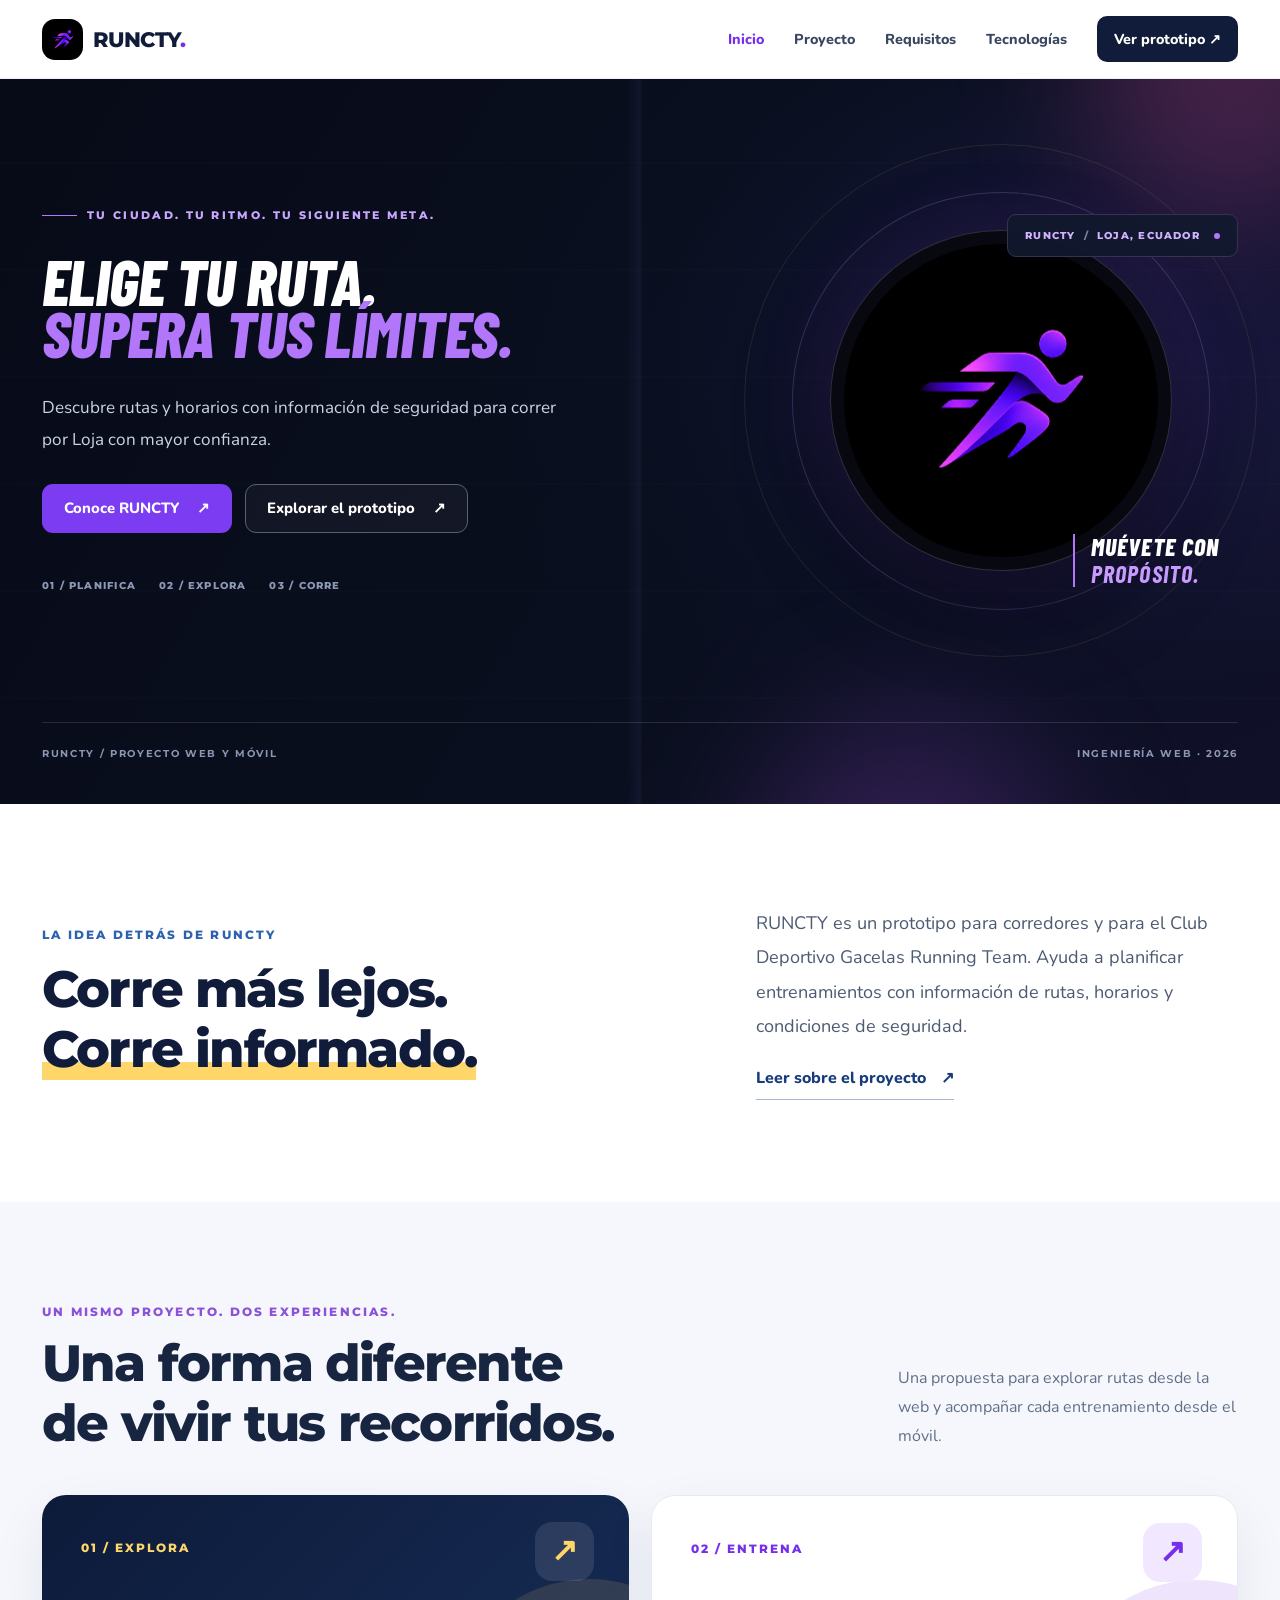
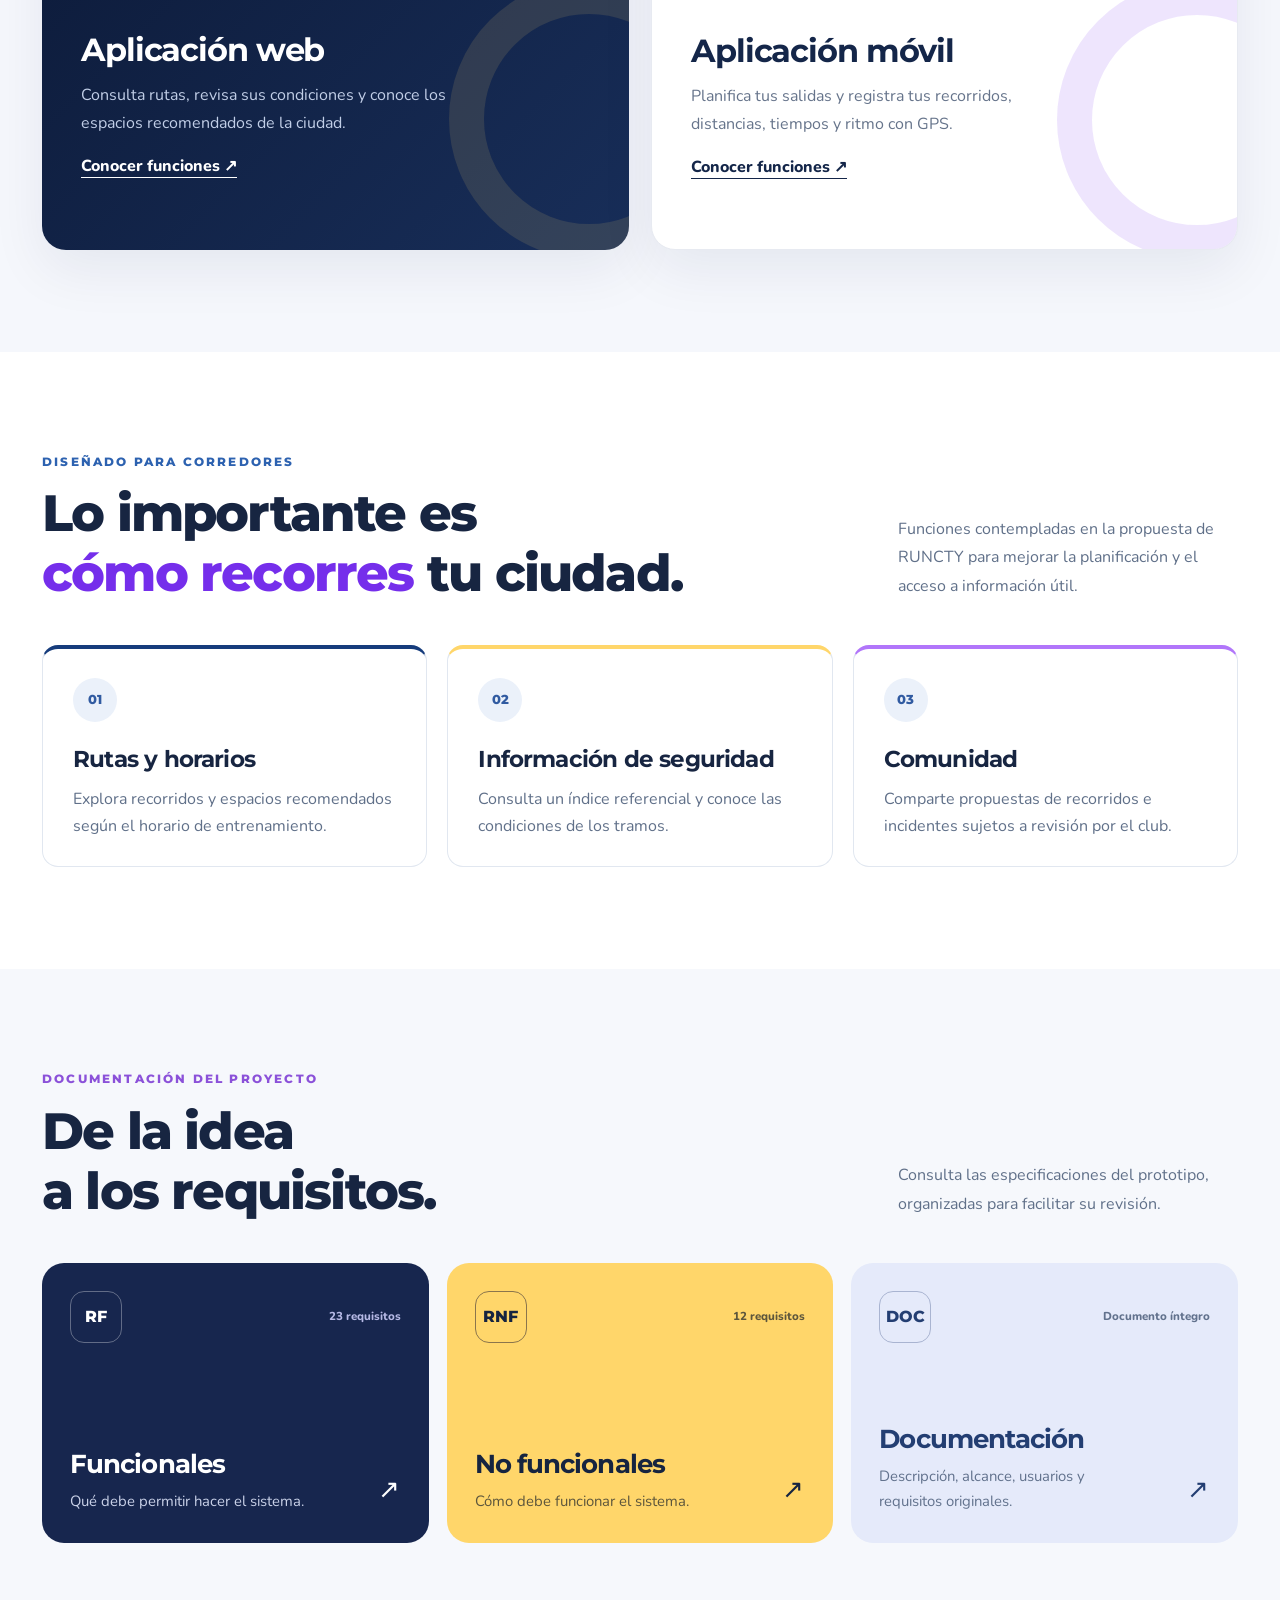
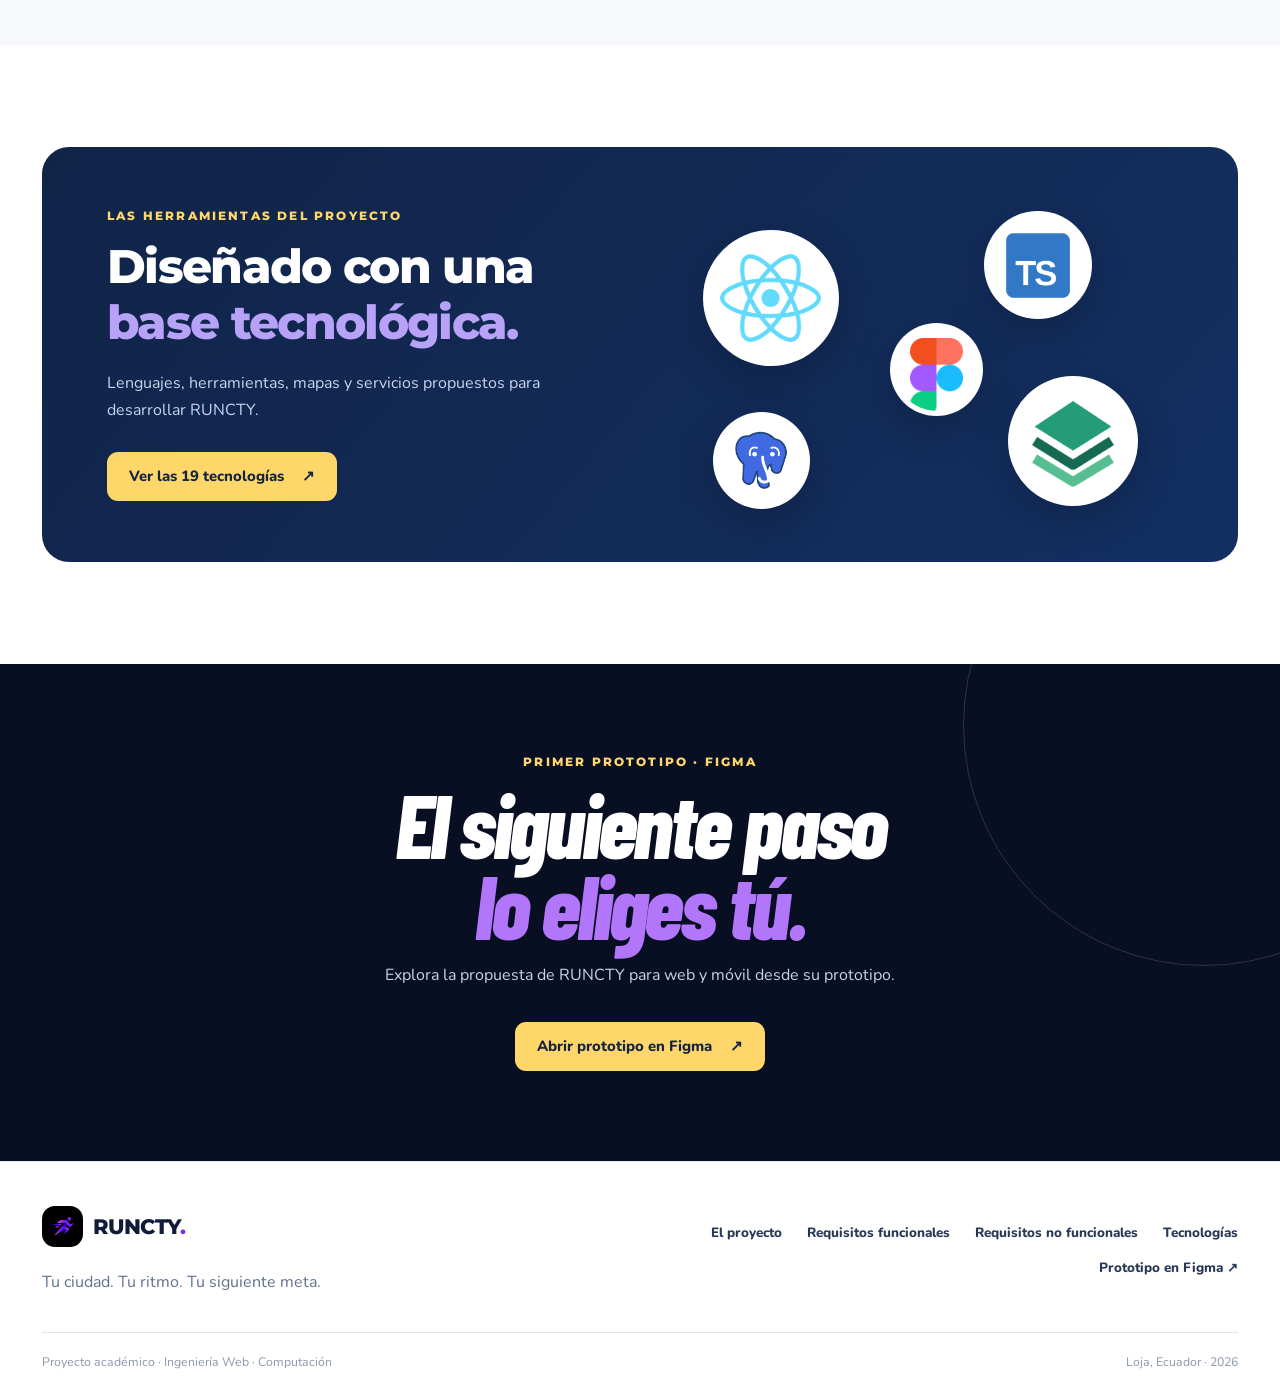
<file: index.html>
<!DOCTYPE html>
<html lang="es">
<head>
 <meta charset="UTF-8">
 <meta name="viewport" content="width=device-width, initial-scale=1.0">
 <meta name="description" content="RUNCTY, planificación de rutas seguras para corredores en Loja, Ecuador.">
 <title>Inicio | RUNCTY</title>
 <link rel="preconnect" href="https://fonts.googleapis.com">
 <link rel="preconnect" href="https://fonts.gstatic.com" crossorigin>
 <link href="https://fonts.googleapis.com/css2?family=Barlow+Condensed:ital,wght@0,600;0,700;0,800;1,700;1,800&family=Montserrat:wght@500;600;700;800&family=Nunito:wght@400;500;600;700;800&display=swap" rel="stylesheet">
 <link rel="stylesheet" href="css/estilos.css">
</head>
<body>
<header class="site-header">
    <div class="envoltura barra">
      <a class="marca" href="index.html" aria-label="RUNCTY, ir al inicio"><span class="marca-imagen"><img src="img/logo_runcty.png" alt="" width="48" height="48"></span><span>RUNCTY<span class="marca-punto">.</span></span></a>
      <nav class="navegacion" aria-label="Navegación principal"><a href="index.html" aria-current="page">Inicio</a><a href="proyecto.html">Proyecto</a><a href="requisitos.html">Requisitos</a><a href="tecnologias.html">Tecnologías</a><a class="nav-figma" href="https://www.figma.com/make/gIfoqALJYSt6hu2ZyHCxu8/Prototipo-RUNCTY-Web-y-M%C3%B3vil?t=76EYvWF3TbzVXDP3-1" target="_blank" rel="noopener noreferrer">Ver prototipo <span aria-hidden="true">↗</span></a></nav>
      <details class="navegacion-movil"><summary>Menú <span aria-hidden="true">☰</span></summary><nav aria-label="Navegación móvil"><a href="index.html" aria-current="page">Inicio</a><a href="proyecto.html">Proyecto</a><a href="requisitos.html">Requisitos</a><a href="tecnologias.html">Tecnologías</a><a href="https://www.figma.com/make/gIfoqALJYSt6hu2ZyHCxu8/Prototipo-RUNCTY-Web-y-M%C3%B3vil?t=76EYvWF3TbzVXDP3-1" target="_blank" rel="noopener noreferrer">Prototipo en Figma ↗</a></nav></details>
    </div>
  </header>

<main>
  <section class="hero">
    <div class="hero-red hero-glow"></div><div class="hero-violet hero-glow"></div>
    <div class="envoltura hero-inner">
      <div class="hero-copy">
        <p class="eyebrow hero-kicker"><span class="linea-acento"></span> TU CIUDAD. TU RITMO. TU SIGUIENTE META.</p>
        <h1>ELIGE TU RUTA.<br><em>SUPERA TUS LÍMITES.</em></h1>
        <p class="hero-desc">Descubre rutas y horarios con información de seguridad para correr por Loja con mayor confianza.</p>
        <div class="acciones"><a class="btn btn-violeta" href="proyecto.html">Conoce RUNCTY <span aria-hidden="true">↗</span></a><a class="btn btn-transparente" href="https://www.figma.com/make/gIfoqALJYSt6hu2ZyHCxu8/Prototipo-RUNCTY-Web-y-M%C3%B3vil?t=76EYvWF3TbzVXDP3-1" target="_blank" rel="noopener noreferrer">Explorar el prototipo <span aria-hidden="true">↗</span></a></div>
        <div class="hero-sub"><span>01 / PLANIFICA</span><span>02 / EXPLORA</span><span>03 / CORRE</span></div>
      </div>
      <div class="hero-visual">
        <div class="anillo anillo-uno"></div><div class="anillo anillo-dos"></div>
        <div class="logo-grande"><img src="img/logo_runcty.png" alt="Símbolo del corredor de RUNCTY" width="500" height="500"></div>
        <div class="hero-etiqueta">RUNCTY <span> / </span> LOJA, ECUADOR <span class="punto-violeta"></span></div>
        <div class="hero-detail">MUÉVETE CON<br><strong>PROPÓSITO.</strong></div>
      </div>
    </div>
    <div class="envoltura hero-bottom"><span>RUNCTY / PROYECTO WEB Y MÓVIL</span><span>INGENIERÍA WEB · 2026</span></div>
  </section>
  <section class="manifiesto seccion"><div class="envoltura manifiesto-grid"><div><p class="eyebrow azul">LA IDEA DETRÁS DE RUNCTY</p><h2>Corre más lejos.<br><span class="resaltado-amarillo">Corre informado.</span></h2></div><div class="manifiesto-aside"><p>RUNCTY es un prototipo para corredores y para el Club Deportivo Gacelas Running Team. Ayuda a planificar entrenamientos con información de rutas, horarios y condiciones de seguridad.</p><a class="enlace-flecha" href="proyecto.html">Leer sobre el proyecto <span aria-hidden="true">↗</span></a></div></div></section>
  <section class="seccion experiencias" id="experiencias"><div class="envoltura"><div class="intro-seccion"><div><p class="eyebrow violeta">UN MISMO PROYECTO. DOS EXPERIENCIAS.</p><h2>Una forma diferente<br>de vivir tus recorridos.</h2></div><p>Una propuesta para explorar rutas desde la web y acompañar cada entrenamiento desde el móvil.</p></div><div class="tarjetas-exp">
    <article class="tarjeta-exp tarjeta-azul"><span class="indice">01 / EXPLORA</span><div class="simbolo-tarjeta" aria-hidden="true">↗</div><h3>Aplicación web</h3><p>Consulta rutas, revisa sus condiciones y conoce los espacios recomendados de la ciudad.</p><a href="proyecto.html#aplicacion-web">Conocer funciones <span aria-hidden="true">↗</span></a><div class="tarjeta-deco deco-amarillo"></div></article>
    <article class="tarjeta-exp tarjeta-clara"><span class="indice">02 / ENTRENA</span><div class="simbolo-tarjeta simbolo-circular" aria-hidden="true">↗</div><h3>Aplicación móvil</h3><p>Planifica tus salidas y registra tus recorridos, distancias, tiempos y ritmo con GPS.</p><a href="proyecto.html#aplicacion-movil-para-android">Conocer funciones <span aria-hidden="true">↗</span></a><div class="tarjeta-deco deco-violeta"></div></article>
  </div></div></section>
  <section class="seccion compromiso"><div class="envoltura"><div class="intro-seccion"><div><p class="eyebrow azul">DISEÑADO PARA CORREDORES</p><h2>Lo importante es<br><span class="acento-violeta">cómo recorres</span> tu ciudad.</h2></div><p>Funciones contempladas en la propuesta de RUNCTY para mejorar la planificación y el acceso a información útil.</p></div><div class="ventajas-grid"><article class="ventaja"><span class="ventaja-num">01</span><h3>Rutas y horarios</h3><p>Explora recorridos y espacios recomendados según el horario de entrenamiento.</p></article><article class="ventaja"><span class="ventaja-num">02</span><h3>Información de seguridad</h3><p>Consulta un índice referencial y conoce las condiciones de los tramos.</p></article><article class="ventaja"><span class="ventaja-num">03</span><h3>Comunidad</h3><p>Comparte propuestas de recorridos e incidentes sujetos a revisión por el club.</p></article></div></div></section>
  <section class="seccion documentos"><div class="envoltura"><div class="intro-seccion"><div><p class="eyebrow violeta">DOCUMENTACIÓN DEL PROYECTO</p><h2>De la idea<br>a los requisitos.</h2></div><p>Consulta las especificaciones del prototipo, organizadas para facilitar su revisión.</p></div><div class="documentos-grid"><a class="doc-tarjeta" href="requisitos-funcionales.html"><span class="doc-codigo">RF</span><span class="doc-num">23 requisitos</span><h3>Funcionales</h3><p>Qué debe permitir hacer el sistema.</p><span class="doc-arrow" aria-hidden="true">↗</span></a><a class="doc-tarjeta doc-tarjeta-yellow" href="requisitos-no-funcionales.html"><span class="doc-codigo">RNF</span><span class="doc-num">12 requisitos</span><h3>No funcionales</h3><p>Cómo debe funcionar el sistema.</p><span class="doc-arrow" aria-hidden="true">↗</span></a><a class="doc-tarjeta doc-tarjeta-soft" href="requisitos.html"><span class="doc-codigo">DOC</span><span class="doc-num">Documento íntegro</span><h3>Documentación</h3><p>Descripción, alcance, usuarios y requisitos originales.</p><span class="doc-arrow" aria-hidden="true">↗</span></a></div></div></section>
  <section class="seccion stack-preview"><div class="envoltura stack-box"><div class="stack-copy"><p class="eyebrow">LAS HERRAMIENTAS DEL PROYECTO</p><h2>Diseñado con una<br><em>base tecnológica.</em></h2><p>Lenguajes, herramientas, mapas y servicios propuestos para desarrollar RUNCTY.</p><a class="btn btn-amarillo" href="tecnologias.html">Ver las 19 tecnologías <span aria-hidden="true">↗</span></a></div><div class="stack-logos"><div class="orb orb-a"><img src="img/React.png" alt="React"></div><div class="orb orb-b"><img src="img/TypeScript.png" alt="TypeScript"></div><div class="orb orb-c"><img src="img/figmalogo.png" alt="Figma"></div><div class="orb orb-d"><img src="img/PostgreSQL.png" alt="PostgreSQL"></div><div class="orb orb-e"><img src="img/MapLibre.png" alt="MapLibre"></div></div></div></section>
  <section class="llamada"><div class="envoltura llamada-inner"><p class="eyebrow">PRIMER PROTOTIPO · FIGMA</p><h2>El siguiente paso<br><em>lo eliges tú.</em></h2><p>Explora la propuesta de RUNCTY para web y móvil desde su prototipo.</p><a class="btn btn-amarillo" href="https://www.figma.com/make/gIfoqALJYSt6hu2ZyHCxu8/Prototipo-RUNCTY-Web-y-M%C3%B3vil?t=76EYvWF3TbzVXDP3-1" target="_blank" rel="noopener noreferrer">Abrir prototipo en Figma <span aria-hidden="true">↗</span></a></div></section>
</main>
<footer class="pie"><div class="envoltura pie-grid"><div><a class="marca marca-pie" href="index.html"><span class="marca-imagen"><img src="img/logo_runcty.png" width="48" height="48" alt=""></span><span>RUNCTY<span class="marca-punto">.</span></span></a><p>Tu ciudad. Tu ritmo. Tu siguiente meta.</p></div><div class="pie-links"><a href="proyecto.html">El proyecto</a><a href="requisitos-funcionales.html">Requisitos funcionales</a><a href="requisitos-no-funcionales.html">Requisitos no funcionales</a><a href="tecnologias.html">Tecnologías</a><a href="https://www.figma.com/make/gIfoqALJYSt6hu2ZyHCxu8/Prototipo-RUNCTY-Web-y-M%C3%B3vil?t=76EYvWF3TbzVXDP3-1" target="_blank" rel="noopener noreferrer">Prototipo en Figma ↗</a></div></div><div class="envoltura pie-final"><span>Proyecto académico · Ingeniería Web · Computación</span><span>Loja, Ecuador · 2026</span></div></footer>
</body>
</html>
</file>
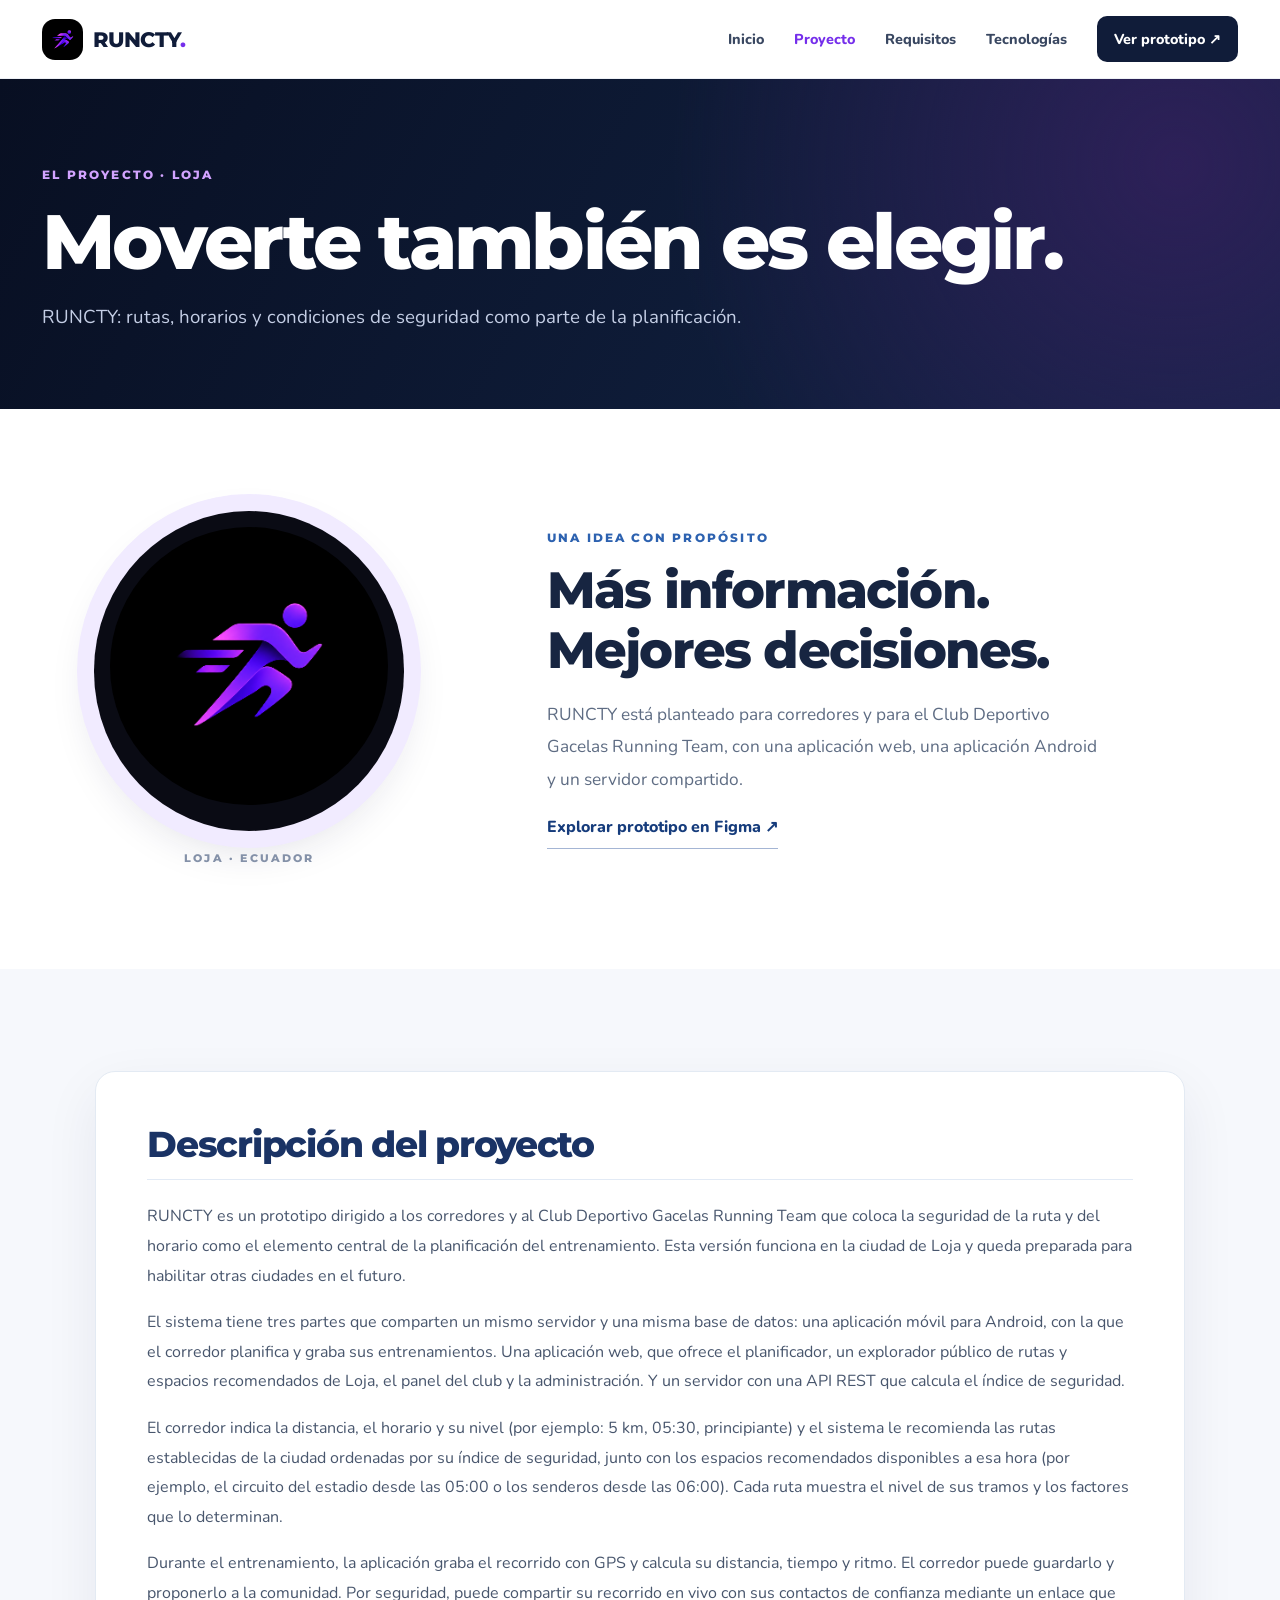
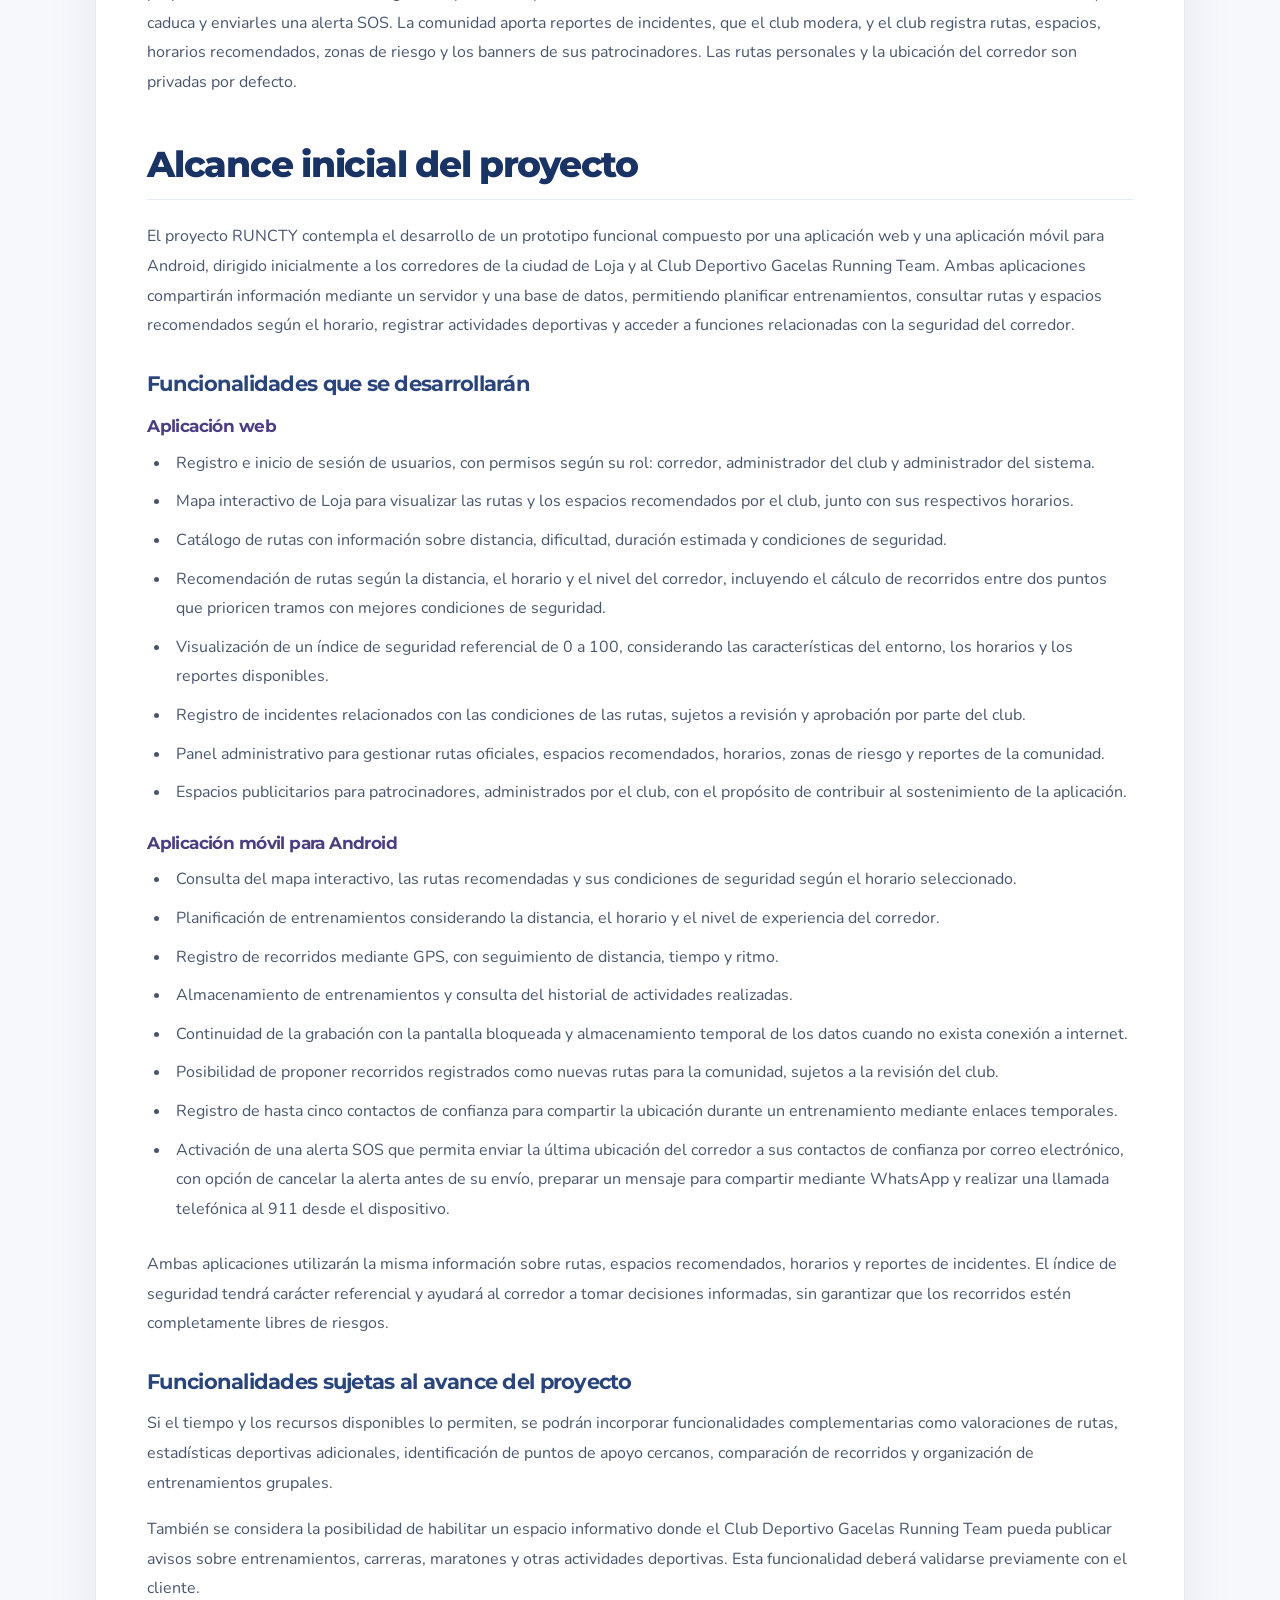
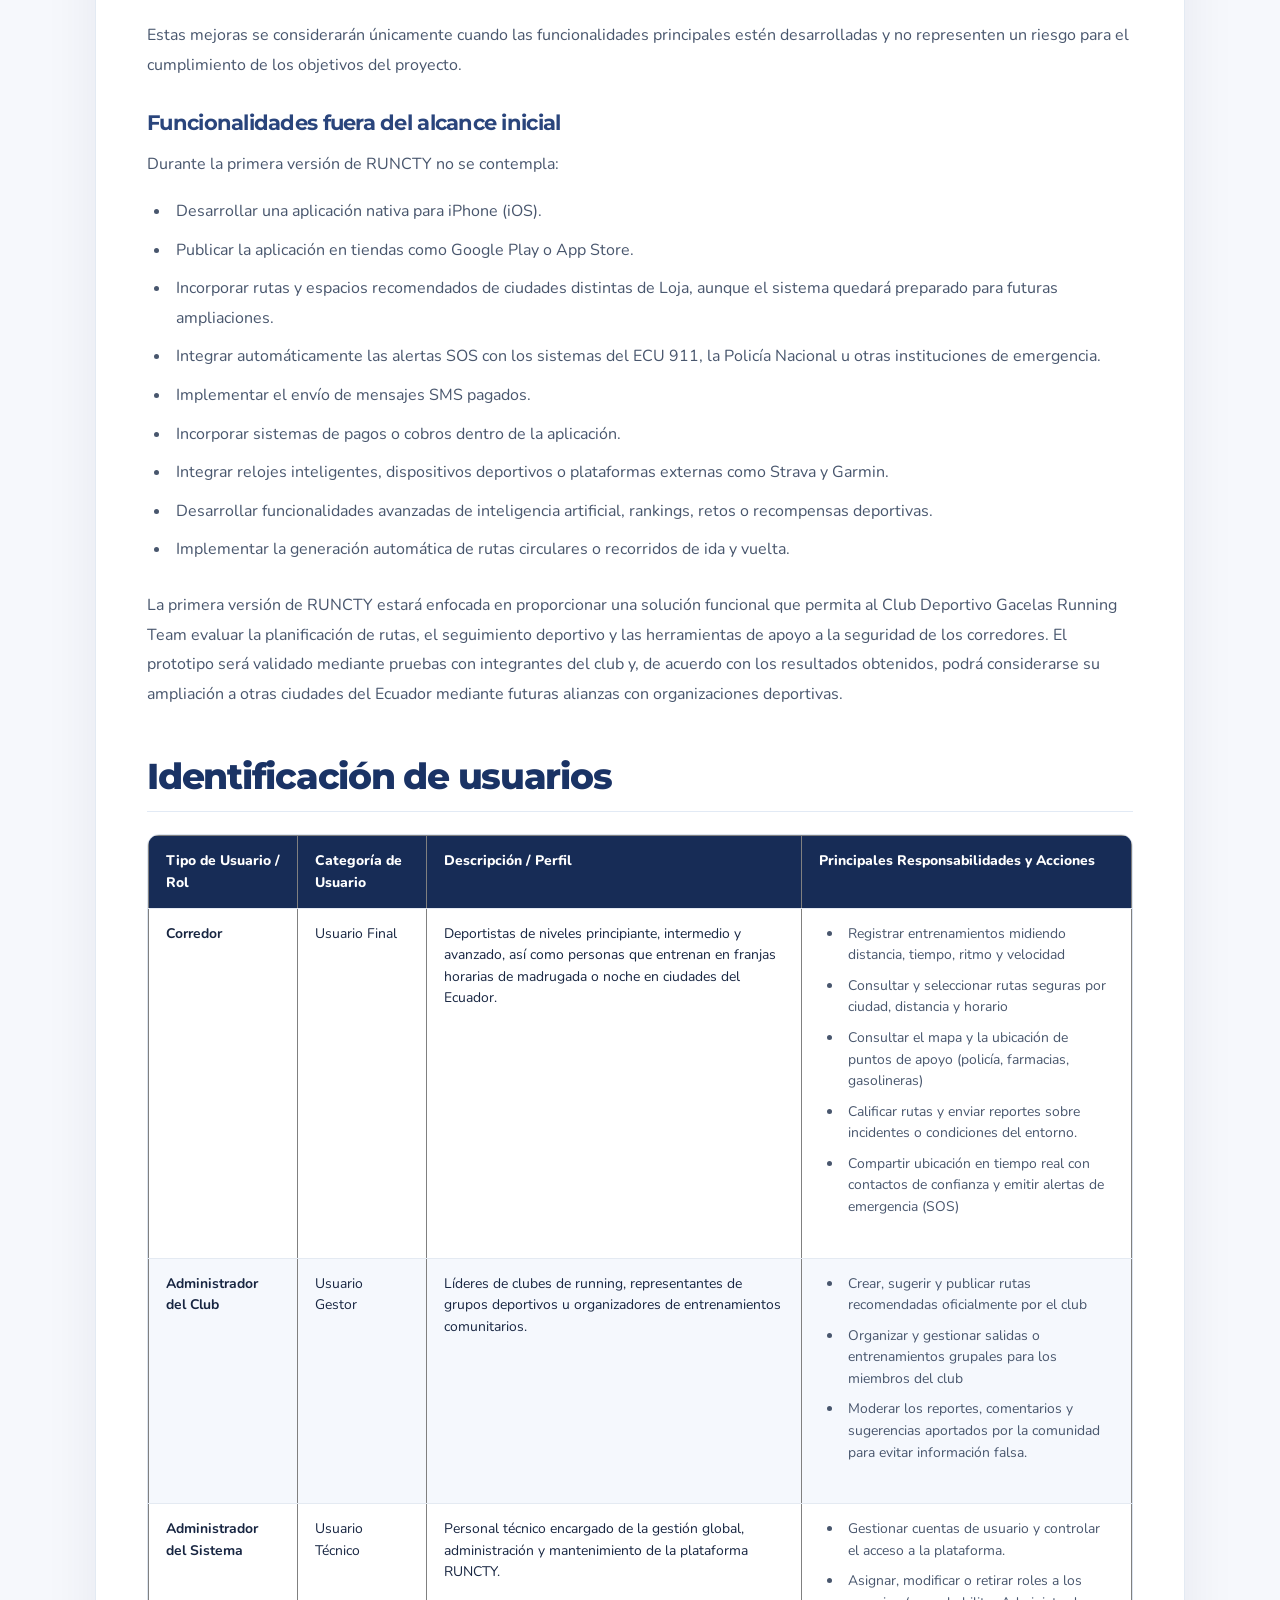
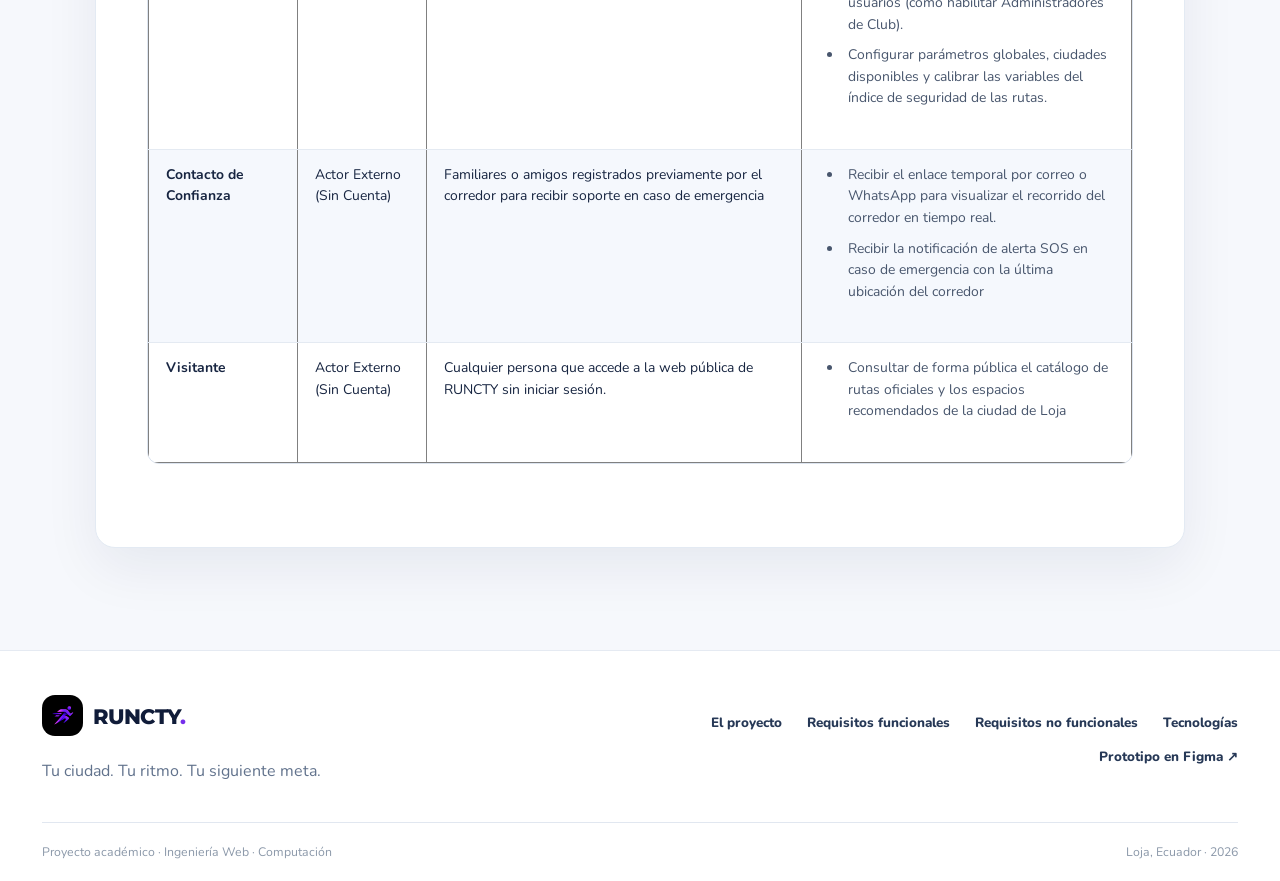
<file: proyecto.html>
<!DOCTYPE html>
<html lang="es">
<head>
 <meta charset="UTF-8">
 <meta name="viewport" content="width=device-width, initial-scale=1.0">
 <meta name="description" content="RUNCTY, planificación de rutas seguras para corredores en Loja, Ecuador.">
 <title>Sobre el proyecto | RUNCTY</title>
 <link rel="preconnect" href="https://fonts.googleapis.com">
 <link rel="preconnect" href="https://fonts.gstatic.com" crossorigin>
 <link href="https://fonts.googleapis.com/css2?family=Barlow+Condensed:ital,wght@0,600;0,700;0,800;1,700;1,800&family=Montserrat:wght@500;600;700;800&family=Nunito:wght@400;500;600;700;800&display=swap" rel="stylesheet">
 <link rel="stylesheet" href="css/estilos.css">
</head>
<body>
<header class="site-header">
    <div class="envoltura barra">
      <a class="marca" href="index.html" aria-label="RUNCTY, ir al inicio"><span class="marca-imagen"><img src="img/logo_runcty.png" alt="" width="48" height="48"></span><span>RUNCTY<span class="marca-punto">.</span></span></a>
      <nav class="navegacion" aria-label="Navegación principal"><a href="index.html">Inicio</a><a href="proyecto.html" aria-current="page">Proyecto</a><a href="requisitos.html">Requisitos</a><a href="tecnologias.html">Tecnologías</a><a class="nav-figma" href="https://www.figma.com/make/gIfoqALJYSt6hu2ZyHCxu8/Prototipo-RUNCTY-Web-y-M%C3%B3vil?t=76EYvWF3TbzVXDP3-1" target="_blank" rel="noopener noreferrer">Ver prototipo <span aria-hidden="true">↗</span></a></nav>
      <details class="navegacion-movil"><summary>Menú <span aria-hidden="true">☰</span></summary><nav aria-label="Navegación móvil"><a href="index.html">Inicio</a><a href="proyecto.html" aria-current="page">Proyecto</a><a href="requisitos.html">Requisitos</a><a href="tecnologias.html">Tecnologías</a><a href="https://www.figma.com/make/gIfoqALJYSt6hu2ZyHCxu8/Prototipo-RUNCTY-Web-y-M%C3%B3vil?t=76EYvWF3TbzVXDP3-1" target="_blank" rel="noopener noreferrer">Prototipo en Figma ↗</a></nav></details>
    </div>
  </header>
<main><section class="cabecera-pagina cabecera-oscura"><div class="envoltura"><p class="eyebrow">EL PROYECTO · LOJA</p><h1>Moverte también es elegir.</h1><p class="cabecera-subtitulo">RUNCTY: rutas, horarios y condiciones de seguridad como parte de la planificación.</p></div></section><section class="seccion"><div class="envoltura editorial-bloque"><div class="editorial-logo"><div class="editorial-anillo"><img src="img/logo_runcty.png" alt="Logo de RUNCTY"></div><span>LOJA · ECUADOR</span></div><div><p class="eyebrow azul">UNA IDEA CON PROPÓSITO</p><h2>Más información.<br>Mejores decisiones.</h2><p>RUNCTY está planteado para corredores y para el Club Deportivo Gacelas Running Team, con una aplicación web, una aplicación Android y un servidor compartido.</p><a class="enlace-flecha" href="https://www.figma.com/make/gIfoqALJYSt6hu2ZyHCxu8/Prototipo-RUNCTY-Web-y-M%C3%B3vil?t=76EYvWF3TbzVXDP3-1" target="_blank" rel="noopener noreferrer">Explorar prototipo en Figma ↗</a></div></div></section><section class="seccion superficie-clara"><div class="envoltura"><article class="texto-documento texto-proyecto"><h2 id="descripcion-del-proyecto">Descripción del proyecto</h2>
<p>RUNCTY es un prototipo dirigido a los corredores y al Club Deportivo
Gacelas Running Team que coloca la seguridad de la ruta y del horario
como el elemento central de la planificación del entrenamiento. Esta
versión funciona en la ciudad de Loja y queda preparada para habilitar
otras ciudades en el futuro.</p>
<p>El sistema tiene tres partes que comparten un mismo servidor y una
misma base de datos: una aplicación móvil para Android, con la que el
corredor planifica y graba sus entrenamientos. Una aplicación web, que
ofrece el planificador, un explorador público de rutas y espacios
recomendados de Loja, el panel del club y la administración. Y un
servidor con una API REST que calcula el índice de seguridad.</p>
<p>El corredor indica la distancia, el horario y su nivel (por ejemplo:
5 km, 05:30, principiante) y el sistema le recomienda las rutas
establecidas de la ciudad ordenadas por su índice de seguridad, junto
con los espacios recomendados disponibles a esa hora (por ejemplo, el
circuito del estadio desde las 05:00 o los senderos desde las 06:00).
Cada ruta muestra el nivel de sus tramos y los factores que lo
determinan.</p>
<p>Durante el entrenamiento, la aplicación graba el recorrido con GPS y
calcula su distancia, tiempo y ritmo. El corredor puede guardarlo y
proponerlo a la comunidad. Por seguridad, puede compartir su recorrido
en vivo con sus contactos de confianza mediante un enlace que caduca y
enviarles una alerta SOS. La comunidad aporta reportes de incidentes,
que el club modera, y el club registra rutas, espacios, horarios
recomendados, zonas de riesgo y los banners de sus patrocinadores. Las
rutas personales y la ubicación del corredor son privadas por
defecto.</p>
<h2 id="alcance-inicial-del-proyecto">Alcance inicial del proyecto</h2>
<p>El proyecto RUNCTY contempla el desarrollo de un prototipo funcional
compuesto por una aplicación web y una aplicación móvil para Android,
dirigido inicialmente a los corredores de la ciudad de Loja y al Club
Deportivo Gacelas Running Team. Ambas aplicaciones compartirán
información mediante un servidor y una base de datos, permitiendo
planificar entrenamientos, consultar rutas y espacios recomendados según
el horario, registrar actividades deportivas y acceder a funciones
relacionadas con la seguridad del corredor.</p>
<h3 id="funcionalidades-que-se-desarrollaran">Funcionalidades que se desarrollarán</h3>
<h4 id="aplicacion-web">Aplicación web</h4>
<ul>
<li><p>Registro e inicio de sesión de usuarios, con permisos según su
rol: corredor, administrador del club y administrador del
sistema.</p></li>
<li><p>Mapa interactivo de Loja para visualizar las rutas y los espacios
recomendados por el club, junto con sus respectivos horarios.</p></li>
<li><p>Catálogo de rutas con información sobre distancia, dificultad,
duración estimada y condiciones de seguridad.</p></li>
<li><p>Recomendación de rutas según la distancia, el horario y el nivel
del corredor, incluyendo el cálculo de recorridos entre dos puntos que
prioricen tramos con mejores condiciones de seguridad.</p></li>
<li><p>Visualización de un índice de seguridad referencial de 0 a 100,
considerando las características del entorno, los horarios y los
reportes disponibles.</p></li>
<li><p>Registro de incidentes relacionados con las condiciones de las
rutas, sujetos a revisión y aprobación por parte del club.</p></li>
<li><p>Panel administrativo para gestionar rutas oficiales, espacios
recomendados, horarios, zonas de riesgo y reportes de la
comunidad.</p></li>
<li><p>Espacios publicitarios para patrocinadores, administrados por el
club, con el propósito de contribuir al sostenimiento de la
aplicación.</p></li>
</ul>
<h4 id="aplicacion-movil-para-android">Aplicación móvil para Android</h4>
<ul>
<li><p>Consulta del mapa interactivo, las rutas recomendadas y sus
condiciones de seguridad según el horario seleccionado.</p></li>
<li><p>Planificación de entrenamientos considerando la distancia, el
horario y el nivel de experiencia del corredor.</p></li>
<li><p>Registro de recorridos mediante GPS, con seguimiento de
distancia, tiempo y ritmo.</p></li>
<li><p>Almacenamiento de entrenamientos y consulta del historial de
actividades realizadas.</p></li>
<li><p>Continuidad de la grabación con la pantalla bloqueada y
almacenamiento temporal de los datos cuando no exista conexión a
internet.</p></li>
<li><p>Posibilidad de proponer recorridos registrados como nuevas rutas
para la comunidad, sujetos a la revisión del club.</p></li>
<li><p>Registro de hasta cinco contactos de confianza para compartir la
ubicación durante un entrenamiento mediante enlaces temporales.</p></li>
<li><p>Activación de una alerta SOS que permita enviar la última
ubicación del corredor a sus contactos de confianza por correo
electrónico, con opción de cancelar la alerta antes de su envío,
preparar un mensaje para compartir mediante WhatsApp y realizar una
llamada telefónica al 911 desde el dispositivo.</p></li>
</ul>
<p>Ambas aplicaciones utilizarán la misma información sobre rutas,
espacios recomendados, horarios y reportes de incidentes. El índice de
seguridad tendrá carácter referencial y ayudará al corredor a tomar
decisiones informadas, sin garantizar que los recorridos estén
completamente libres de riesgos.</p>
<h3 id="funcionalidades-sujetas-al-avance-del-proyecto">Funcionalidades sujetas al avance del proyecto</h3>
<p>Si el tiempo y los recursos disponibles lo permiten, se podrán
incorporar funcionalidades complementarias como valoraciones de rutas,
estadísticas deportivas adicionales, identificación de puntos de apoyo
cercanos, comparación de recorridos y organización de entrenamientos
grupales.</p>
<p>También se considera la posibilidad de habilitar un espacio
informativo donde el Club Deportivo Gacelas Running Team pueda publicar
avisos sobre entrenamientos, carreras, maratones y otras actividades
deportivas. Esta funcionalidad deberá validarse previamente con el
cliente.</p>
<p>Estas mejoras se considerarán únicamente cuando las funcionalidades
principales estén desarrolladas y no representen un riesgo para el
cumplimiento de los objetivos del proyecto.</p>
<h3 id="funcionalidades-fuera-del-alcance-inicial">Funcionalidades fuera del alcance inicial</h3>
<p>Durante la primera versión de RUNCTY no se contempla:</p>
<ul>
<li><p>Desarrollar una aplicación nativa para iPhone (iOS).</p></li>
<li><p>Publicar la aplicación en tiendas como Google Play o App
Store.</p></li>
<li><p>Incorporar rutas y espacios recomendados de ciudades distintas de
Loja, aunque el sistema quedará preparado para futuras
ampliaciones.</p></li>
<li><p>Integrar automáticamente las alertas SOS con los sistemas del ECU
911, la Policía Nacional u otras instituciones de emergencia.</p></li>
<li><p>Implementar el envío de mensajes SMS pagados.</p></li>
<li><p>Incorporar sistemas de pagos o cobros dentro de la
aplicación.</p></li>
<li><p>Integrar relojes inteligentes, dispositivos deportivos o
plataformas externas como Strava y Garmin.</p></li>
<li><p>Desarrollar funcionalidades avanzadas de inteligencia artificial,
rankings, retos o recompensas deportivas.</p></li>
<li><p>Implementar la generación automática de rutas circulares o
recorridos de ida y vuelta.</p></li>
</ul>
<p>La primera versión de RUNCTY estará enfocada en proporcionar una
solución funcional que permita al Club Deportivo Gacelas Running Team
evaluar la planificación de rutas, el seguimiento deportivo y las
herramientas de apoyo a la seguridad de los corredores. El prototipo
será validado mediante pruebas con integrantes del club y, de acuerdo
con los resultados obtenidos, podrá considerarse su ampliación a otras
ciudades del Ecuador mediante futuras alianzas con organizaciones
deportivas.</p>
<h2 id="identificacion-de-usuarios">Identificación de usuarios</h2>
<div class="tabla-desplazable"><table border="1" cellpadding="6" cellspacing="0" class="tabla-requisitos" width="100%">
<thead>
<tr>
<th>Tipo de Usuario / Rol</th>
<th>Categoría de Usuario</th>
<th>Descripción / Perfil</th>
<th>Principales Responsabilidades y Acciones</th>
</tr>
</thead>
<tbody>
<tr>
<td><strong>Corredor</strong></td>
<td>Usuario Final</td>
<td>Deportistas de niveles principiante, intermedio y avanzado, así como
personas que entrenan en franjas horarias de madrugada o noche en
ciudades del Ecuador.</td>
<td><ul><li>Registrar entrenamientos midiendo distancia, tiempo, ritmo y velocidad</li><li>Consultar y seleccionar rutas seguras por ciudad, distancia y horario</li><li>Consultar el mapa y la ubicación de puntos de apoyo (policía, farmacias, gasolineras)</li><li>Calificar rutas y enviar reportes sobre incidentes o condiciones del entorno.</li><li>Compartir ubicación en tiempo real con contactos de confianza y emitir alertas de emergencia (SOS)</li></ul></td>
</tr>
<tr>
<td><strong>Administrador del Club</strong></td>
<td>Usuario Gestor</td>
<td>Líderes de clubes de running, representantes de grupos deportivos u
organizadores de entrenamientos comunitarios.</td>
<td><ul><li>Crear, sugerir y publicar rutas recomendadas oficialmente por el club</li><li>Organizar y gestionar salidas o entrenamientos grupales para los miembros del club</li><li>Moderar los reportes, comentarios y sugerencias aportados por la comunidad para evitar información falsa.</li></ul></td>
</tr>
<tr>
<td><strong>Administrador del Sistema</strong></td>
<td>Usuario Técnico</td>
<td>Personal técnico encargado de la gestión global, administración y
mantenimiento de la plataforma RUNCTY.</td>
<td><ul><li>Gestionar cuentas de usuario y controlar el acceso a la plataforma.</li><li>Asignar, modificar o retirar roles a los usuarios (como habilitar Administradores de Club).</li><li>Configurar parámetros globales, ciudades disponibles y calibrar las variables del índice de seguridad de las rutas.</li></ul></td>
</tr>
<tr>
<td><strong>Contacto de Confianza</strong></td>
<td>Actor Externo (Sin Cuenta)</td>
<td>Familiares o amigos registrados previamente por el corredor para
recibir soporte en caso de emergencia</td>
<td><ul><li>Recibir el enlace temporal por correo o WhatsApp para visualizar el recorrido del corredor en tiempo real.</li><li>Recibir la notificación de alerta SOS en caso de emergencia con la última ubicación del corredor</li></ul></td>
</tr>
<tr>
<td><strong>Visitante</strong></td>
<td>Actor Externo (Sin Cuenta)</td>
<td>Cualquier persona que accede a la web pública de RUNCTY sin iniciar
sesión.</td>
<td><ul><li>Consultar de forma pública el catálogo de rutas oficiales y los espacios recomendados de la ciudad de Loja</li></ul></td>
</tr>
</tbody>
</table></div>
</article></div></section></main>
<footer class="pie"><div class="envoltura pie-grid"><div><a class="marca marca-pie" href="index.html"><span class="marca-imagen"><img src="img/logo_runcty.png" width="48" height="48" alt=""></span><span>RUNCTY<span class="marca-punto">.</span></span></a><p>Tu ciudad. Tu ritmo. Tu siguiente meta.</p></div><div class="pie-links"><a href="proyecto.html">El proyecto</a><a href="requisitos-funcionales.html">Requisitos funcionales</a><a href="requisitos-no-funcionales.html">Requisitos no funcionales</a><a href="tecnologias.html">Tecnologías</a><a href="https://www.figma.com/make/gIfoqALJYSt6hu2ZyHCxu8/Prototipo-RUNCTY-Web-y-M%C3%B3vil?t=76EYvWF3TbzVXDP3-1" target="_blank" rel="noopener noreferrer">Prototipo en Figma ↗</a></div></div><div class="envoltura pie-final"><span>Proyecto académico · Ingeniería Web · Computación</span><span>Loja, Ecuador · 2026</span></div></footer>
</body>
</html>
</file>
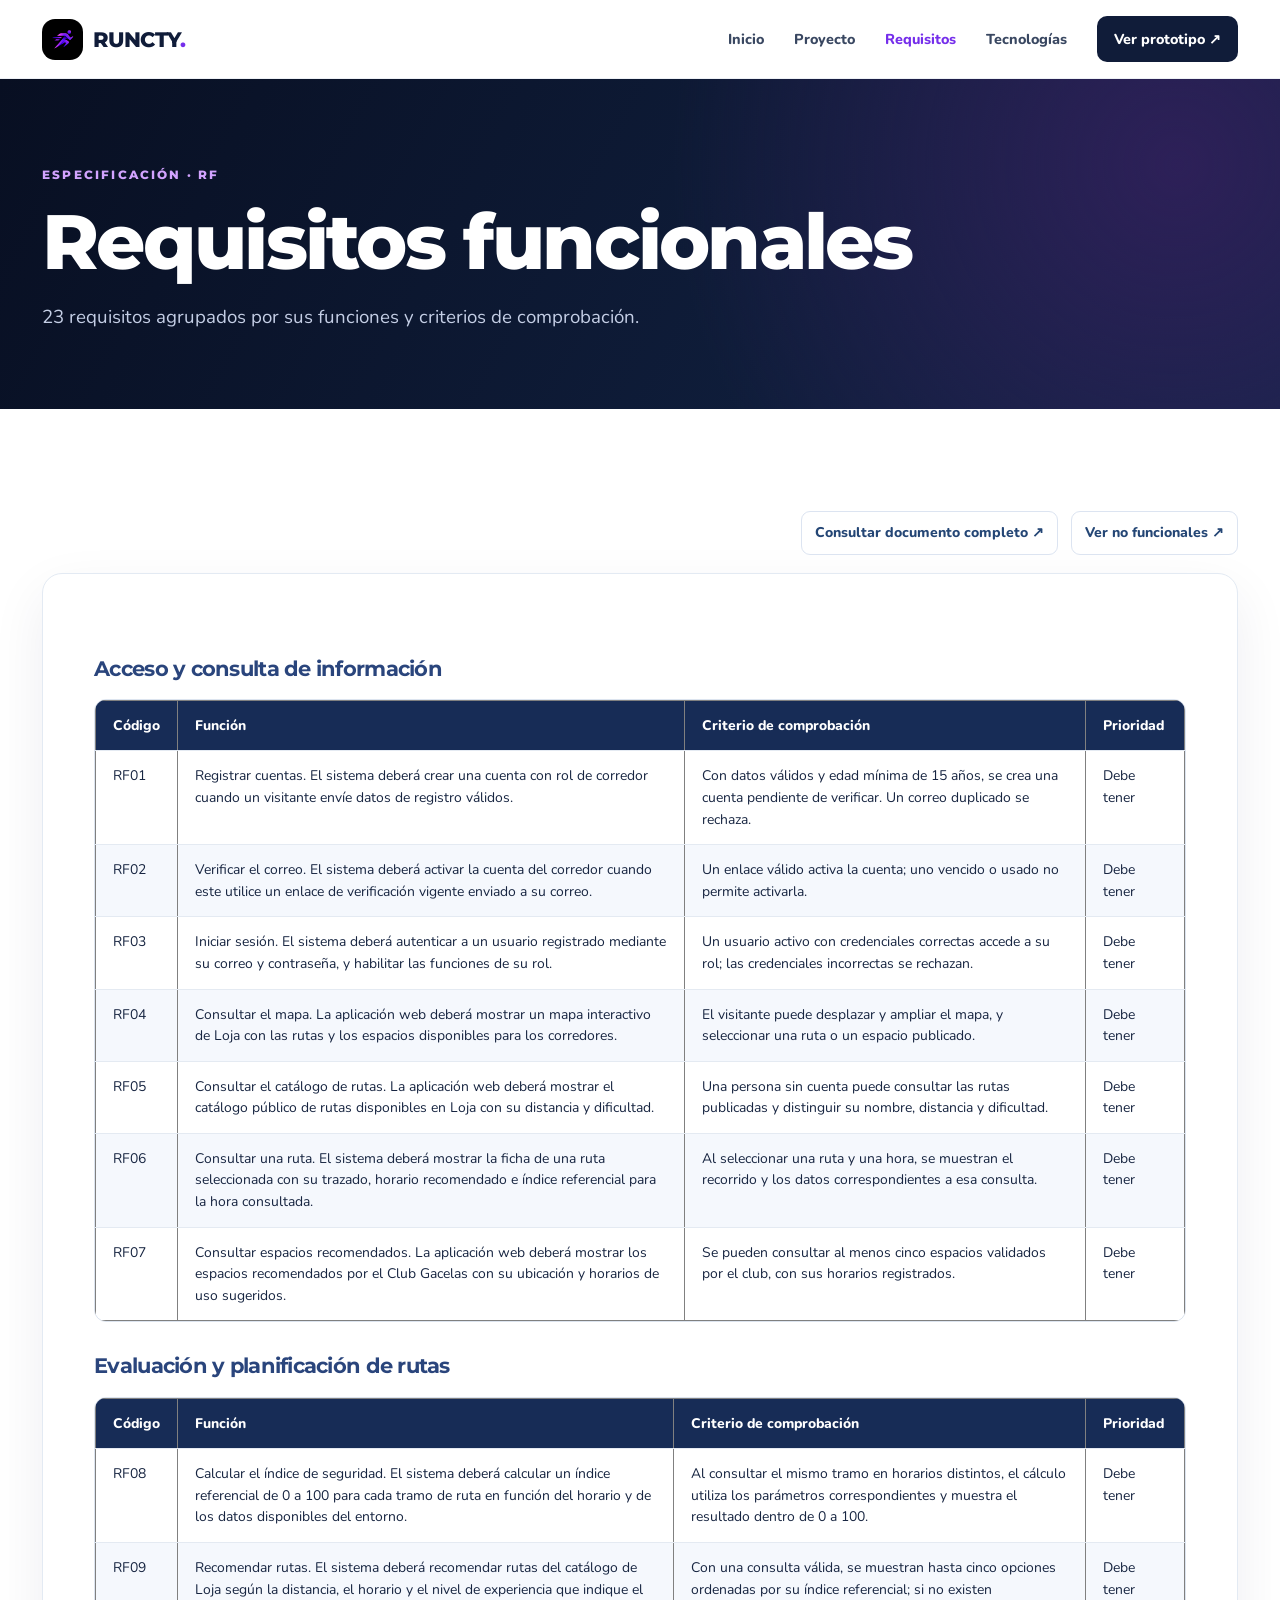
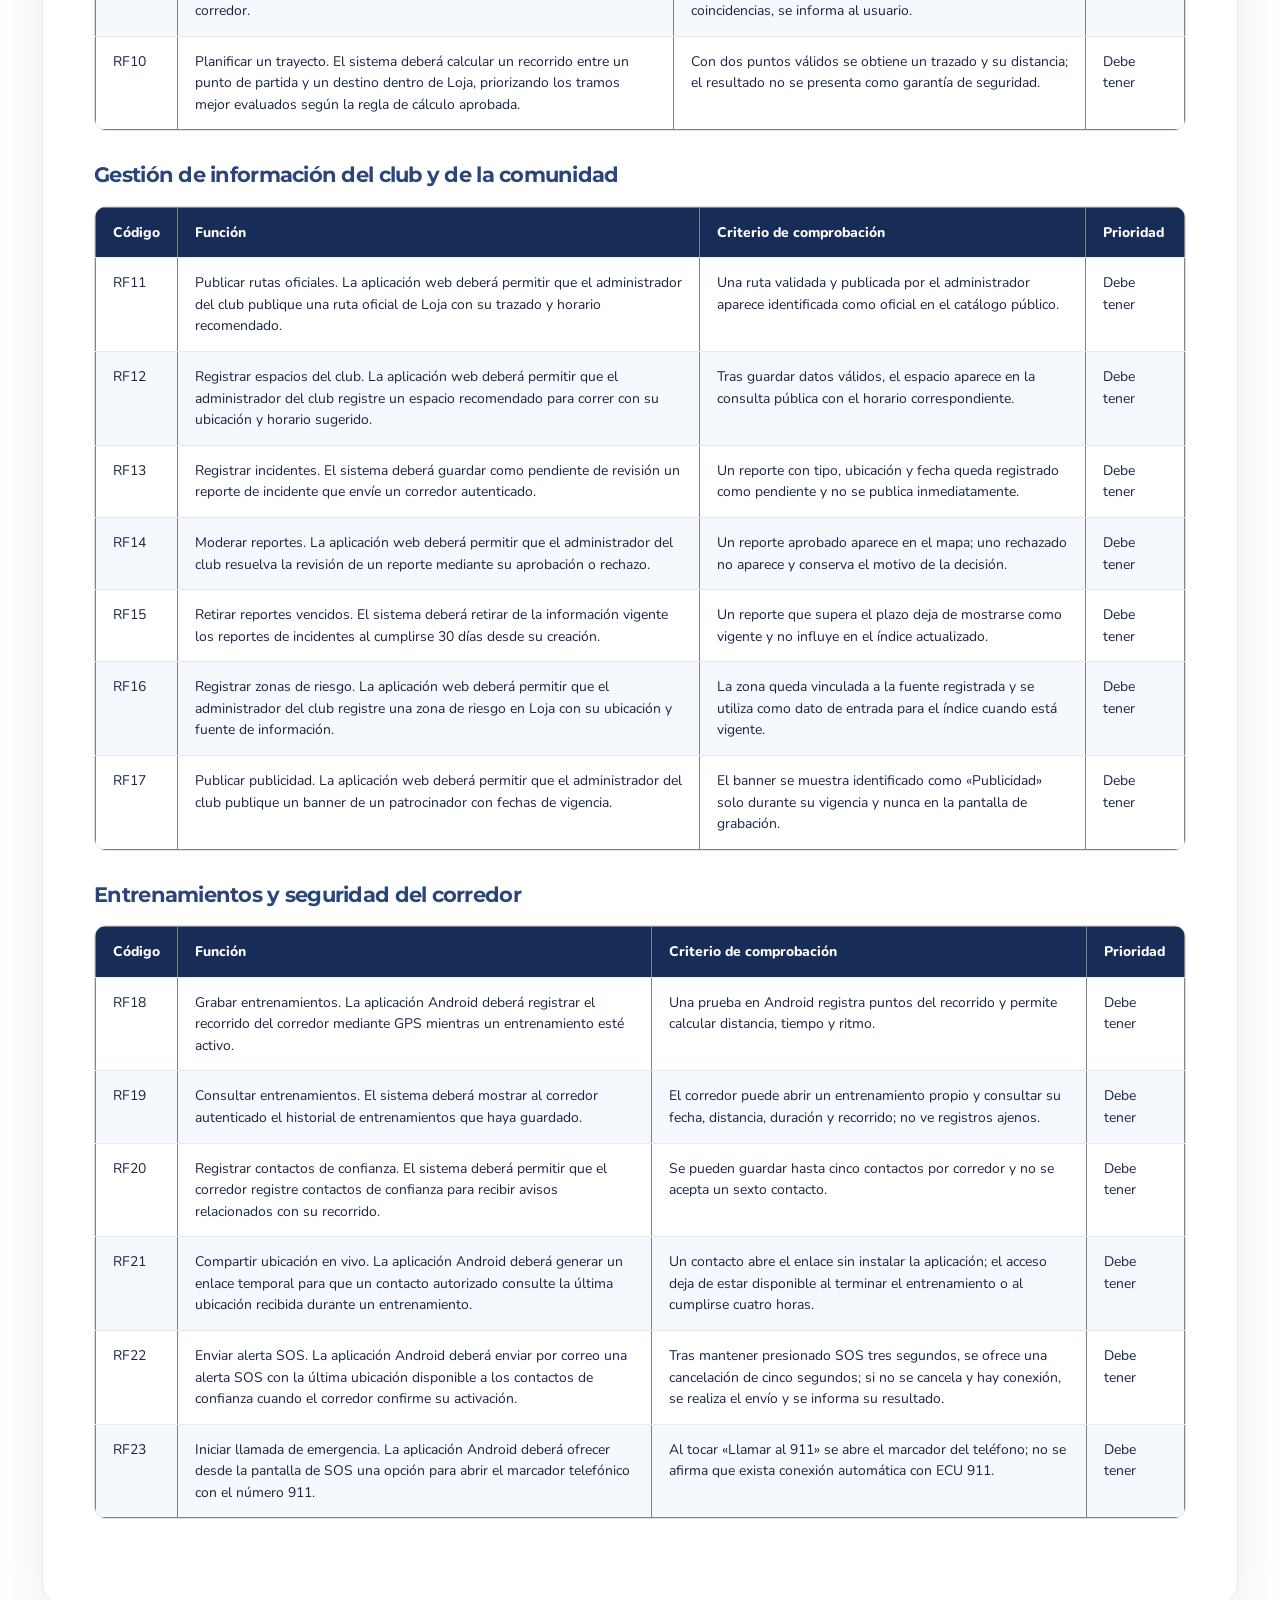
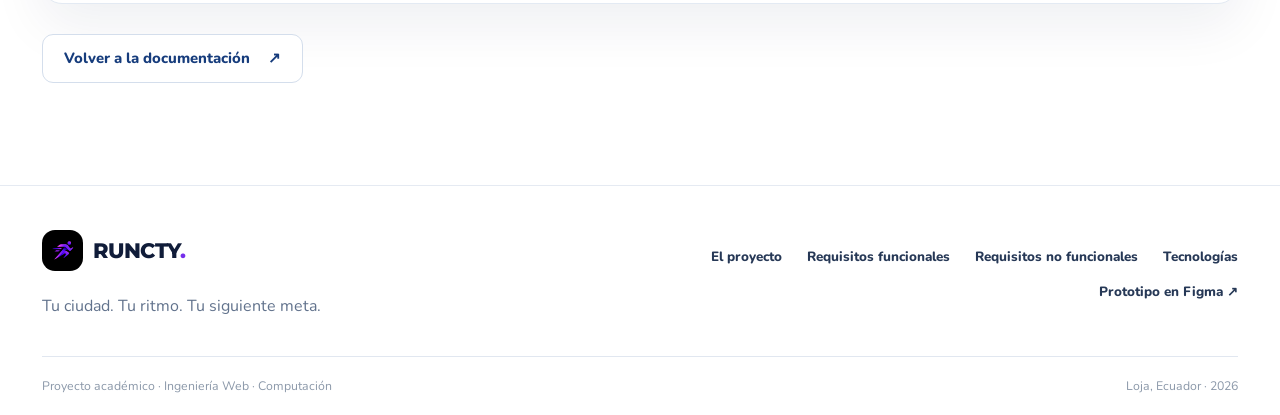
<file: requisitos-funcionales.html>
<!DOCTYPE html>
<html lang="es">
<head>
 <meta charset="UTF-8">
 <meta name="viewport" content="width=device-width, initial-scale=1.0">
 <meta name="description" content="RUNCTY, planificación de rutas seguras para corredores en Loja, Ecuador.">
 <title>Requisitos funcionales | RUNCTY</title>
 <link rel="preconnect" href="https://fonts.googleapis.com">
 <link rel="preconnect" href="https://fonts.gstatic.com" crossorigin>
 <link href="https://fonts.googleapis.com/css2?family=Barlow+Condensed:ital,wght@0,600;0,700;0,800;1,700;1,800&family=Montserrat:wght@500;600;700;800&family=Nunito:wght@400;500;600;700;800&display=swap" rel="stylesheet">
 <link rel="stylesheet" href="css/estilos.css">
</head>
<body>
<header class="site-header">
    <div class="envoltura barra">
      <a class="marca" href="index.html" aria-label="RUNCTY, ir al inicio"><span class="marca-imagen"><img src="img/logo_runcty.png" alt="" width="48" height="48"></span><span>RUNCTY<span class="marca-punto">.</span></span></a>
      <nav class="navegacion" aria-label="Navegación principal"><a href="index.html">Inicio</a><a href="proyecto.html">Proyecto</a><a href="requisitos.html" aria-current="page">Requisitos</a><a href="tecnologias.html">Tecnologías</a><a class="nav-figma" href="https://www.figma.com/make/gIfoqALJYSt6hu2ZyHCxu8/Prototipo-RUNCTY-Web-y-M%C3%B3vil?t=76EYvWF3TbzVXDP3-1" target="_blank" rel="noopener noreferrer">Ver prototipo <span aria-hidden="true">↗</span></a></nav>
      <details class="navegacion-movil"><summary>Menú <span aria-hidden="true">☰</span></summary><nav aria-label="Navegación móvil"><a href="index.html">Inicio</a><a href="proyecto.html">Proyecto</a><a href="requisitos.html" aria-current="page">Requisitos</a><a href="tecnologias.html">Tecnologías</a><a href="https://www.figma.com/make/gIfoqALJYSt6hu2ZyHCxu8/Prototipo-RUNCTY-Web-y-M%C3%B3vil?t=76EYvWF3TbzVXDP3-1" target="_blank" rel="noopener noreferrer">Prototipo en Figma ↗</a></nav></details>
    </div>
  </header>
<main><section class="cabecera-pagina cabecera-oscura"><div class="envoltura"><p class="eyebrow">ESPECIFICACIÓN · RF</p><h1>Requisitos funcionales</h1><p class="cabecera-subtitulo">23 requisitos agrupados por sus funciones y criterios de comprobación.</p></div></section><section class="seccion"><div class="envoltura"><div class="accesos-req"><a href="requisitos.html">Consultar documento completo ↗</a><a href="requisitos-no-funcionales.html">Ver no funcionales ↗</a></div><article class="texto-documento texto-requisitos"><h2 id="requisitos-funcionales">Requisitos funcionales</h2>
<h3 id="acceso-y-consulta-de-información">Acceso y consulta de información</h3>
<div class="tabla-desplazable"><table border="1" cellpadding="6" cellspacing="0" class="tabla-requisitos" width="100%">
<thead>
<tr>
<th>Código</th>
<th>Función</th>
<th>Criterio de comprobación</th>
<th>Prioridad</th>
</tr>
</thead>
<tbody>
<tr>
<td>RF01</td>
<td>Registrar cuentas. El sistema deberá crear una cuenta con rol de
corredor cuando un visitante envíe datos de registro válidos.</td>
<td>Con datos válidos y edad mínima de 15 años, se crea una cuenta
pendiente de verificar. Un correo duplicado se rechaza.</td>
<td>Debe tener</td>
</tr>
<tr>
<td>RF02</td>
<td>Verificar el correo. El sistema deberá activar la cuenta del
corredor cuando este utilice un enlace de verificación vigente enviado a
su correo.</td>
<td>Un enlace válido activa la cuenta; uno vencido o usado no permite
activarla.</td>
<td>Debe tener</td>
</tr>
<tr>
<td>RF03</td>
<td>Iniciar sesión. El sistema deberá autenticar a un usuario registrado
mediante su correo y contraseña, y habilitar las funciones de su
rol.</td>
<td>Un usuario activo con credenciales correctas accede a su rol; las
credenciales incorrectas se rechazan.</td>
<td>Debe tener</td>
</tr>
<tr>
<td>RF04</td>
<td>Consultar el mapa. La aplicación web deberá mostrar un mapa
interactivo de Loja con las rutas y los espacios disponibles para los
corredores.</td>
<td>El visitante puede desplazar y ampliar el mapa, y seleccionar una
ruta o un espacio publicado.</td>
<td>Debe tener</td>
</tr>
<tr>
<td>RF05</td>
<td>Consultar el catálogo de rutas. La aplicación web deberá mostrar el
catálogo público de rutas disponibles en Loja con su distancia y
dificultad.</td>
<td>Una persona sin cuenta puede consultar las rutas publicadas y
distinguir su nombre, distancia y dificultad.</td>
<td>Debe tener</td>
</tr>
<tr>
<td>RF06</td>
<td>Consultar una ruta. El sistema deberá mostrar la ficha de una ruta
seleccionada con su trazado, horario recomendado e índice referencial
para la hora consultada.</td>
<td>Al seleccionar una ruta y una hora, se muestran el recorrido y los
datos correspondientes a esa consulta.</td>
<td>Debe tener</td>
</tr>
<tr>
<td>RF07</td>
<td>Consultar espacios recomendados. La aplicación web deberá mostrar
los espacios recomendados por el Club Gacelas con su ubicación y
horarios de uso sugeridos.</td>
<td>Se pueden consultar al menos cinco espacios validados por el club,
con sus horarios registrados.</td>
<td>Debe tener</td>
</tr>
</tbody>
</table></div>
<h3 id="evaluación-y-planificación-de-rutas">Evaluación y planificación de rutas</h3>
<div class="tabla-desplazable"><table border="1" cellpadding="6" cellspacing="0" class="tabla-requisitos" width="100%">
<thead>
<tr>
<th>Código</th>
<th>Función</th>
<th>Criterio de comprobación</th>
<th>Prioridad</th>
</tr>
</thead>
<tbody>
<tr>
<td>RF08</td>
<td>Calcular el índice de seguridad. El sistema deberá calcular un
índice referencial de 0 a 100 para cada tramo de ruta en función del
horario y de los datos disponibles del entorno.</td>
<td>Al consultar el mismo tramo en horarios distintos, el cálculo
utiliza los parámetros correspondientes y muestra el resultado dentro de
0 a 100.</td>
<td>Debe tener</td>
</tr>
<tr>
<td>RF09</td>
<td>Recomendar rutas. El sistema deberá recomendar rutas del catálogo de
Loja según la distancia, el horario y el nivel de experiencia que
indique el corredor.</td>
<td>Con una consulta válida, se muestran hasta cinco opciones ordenadas
por su índice referencial; si no existen coincidencias, se informa al
usuario.</td>
<td>Debe tener</td>
</tr>
<tr>
<td>RF10</td>
<td>Planificar un trayecto. El sistema deberá calcular un recorrido
entre un punto de partida y un destino dentro de Loja, priorizando los
tramos mejor evaluados según la regla de cálculo aprobada.</td>
<td>Con dos puntos válidos se obtiene un trazado y su distancia; el
resultado no se presenta como garantía de seguridad.</td>
<td>Debe tener</td>
</tr>
</tbody>
</table></div>
<h3 id="gestión-de-información-del-club-y-de-la-comunidad">Gestión de información del club y de la comunidad</h3>
<div class="tabla-desplazable"><table border="1" cellpadding="6" cellspacing="0" class="tabla-requisitos" width="100%">
<thead>
<tr>
<th>Código</th>
<th>Función</th>
<th>Criterio de comprobación</th>
<th>Prioridad</th>
</tr>
</thead>
<tbody>
<tr>
<td>RF11</td>
<td>Publicar rutas oficiales. La aplicación web deberá permitir que el
administrador del club publique una ruta oficial de Loja con su trazado
y horario recomendado.</td>
<td>Una ruta validada y publicada por el administrador aparece
identificada como oficial en el catálogo público.</td>
<td>Debe tener</td>
</tr>
<tr>
<td>RF12</td>
<td>Registrar espacios del club. La aplicación web deberá permitir que
el administrador del club registre un espacio recomendado para correr
con su ubicación y horario sugerido.</td>
<td>Tras guardar datos válidos, el espacio aparece en la consulta
pública con el horario correspondiente.</td>
<td>Debe tener</td>
</tr>
<tr>
<td>RF13</td>
<td>Registrar incidentes. El sistema deberá guardar como pendiente de
revisión un reporte de incidente que envíe un corredor autenticado.</td>
<td>Un reporte con tipo, ubicación y fecha queda registrado como
pendiente y no se publica inmediatamente.</td>
<td>Debe tener</td>
</tr>
<tr>
<td>RF14</td>
<td>Moderar reportes. La aplicación web deberá permitir que el
administrador del club resuelva la revisión de un reporte mediante su
aprobación o rechazo.</td>
<td>Un reporte aprobado aparece en el mapa; uno rechazado no aparece y
conserva el motivo de la decisión.</td>
<td>Debe tener</td>
</tr>
<tr>
<td>RF15</td>
<td>Retirar reportes vencidos. El sistema deberá retirar de la
información vigente los reportes de incidentes al cumplirse 30 días
desde su creación.</td>
<td>Un reporte que supera el plazo deja de mostrarse como vigente y no
influye en el índice actualizado.</td>
<td>Debe tener</td>
</tr>
<tr>
<td>RF16</td>
<td>Registrar zonas de riesgo. La aplicación web deberá permitir que el
administrador del club registre una zona de riesgo en Loja con su
ubicación y fuente de información.</td>
<td>La zona queda vinculada a la fuente registrada y se utiliza como
dato de entrada para el índice cuando está vigente.</td>
<td>Debe tener</td>
</tr>
<tr>
<td>RF17</td>
<td>Publicar publicidad. La aplicación web deberá permitir que el
administrador del club publique un banner de un patrocinador con fechas
de vigencia.</td>
<td>El banner se muestra identificado como «Publicidad» solo durante su
vigencia y nunca en la pantalla de grabación.</td>
<td>Debe tener</td>
</tr>
</tbody>
</table></div>
<h3 id="entrenamientos-y-seguridad-del-corredor">Entrenamientos y seguridad del corredor</h3>
<div class="tabla-desplazable"><table border="1" cellpadding="6" cellspacing="0" class="tabla-requisitos" width="100%">
<thead>
<tr>
<th>Código</th>
<th>Función</th>
<th>Criterio de comprobación</th>
<th>Prioridad</th>
</tr>
</thead>
<tbody>
<tr>
<td>RF18</td>
<td>Grabar entrenamientos. La aplicación Android deberá registrar el
recorrido del corredor mediante GPS mientras un entrenamiento esté
activo.</td>
<td>Una prueba en Android registra puntos del recorrido y permite
calcular distancia, tiempo y ritmo.</td>
<td>Debe tener</td>
</tr>
<tr>
<td>RF19</td>
<td>Consultar entrenamientos. El sistema deberá mostrar al corredor
autenticado el historial de entrenamientos que haya guardado.</td>
<td>El corredor puede abrir un entrenamiento propio y consultar su
fecha, distancia, duración y recorrido; no ve registros ajenos.</td>
<td>Debe tener</td>
</tr>
<tr>
<td>RF20</td>
<td>Registrar contactos de confianza. El sistema deberá permitir que el
corredor registre contactos de confianza para recibir avisos
relacionados con su recorrido.</td>
<td>Se pueden guardar hasta cinco contactos por corredor y no se acepta
un sexto contacto.</td>
<td>Debe tener</td>
</tr>
<tr>
<td>RF21</td>
<td>Compartir ubicación en vivo. La aplicación Android deberá generar un
enlace temporal para que un contacto autorizado consulte la última
ubicación recibida durante un entrenamiento.</td>
<td>Un contacto abre el enlace sin instalar la aplicación; el acceso
deja de estar disponible al terminar el entrenamiento o al cumplirse
cuatro horas.</td>
<td>Debe tener</td>
</tr>
<tr>
<td>RF22</td>
<td>Enviar alerta SOS. La aplicación Android deberá enviar por correo
una alerta SOS con la última ubicación disponible a los contactos de
confianza cuando el corredor confirme su activación.</td>
<td>Tras mantener presionado SOS tres segundos, se ofrece una
cancelación de cinco segundos; si no se cancela y hay conexión, se
realiza el envío y se informa su resultado.</td>
<td>Debe tener</td>
</tr>
<tr>
<td>RF23</td>
<td>Iniciar llamada de emergencia. La aplicación Android deberá ofrecer
desde la pantalla de SOS una opción para abrir el marcador telefónico
con el número 911.</td>
<td>Al tocar «Llamar al 911» se abre el marcador del teléfono; no se
afirma que exista conexión automática con ECU 911.</td>
<td>Debe tener</td>
</tr>
</tbody>
</table></div>
</article><div class="volver"><a class="btn btn-borde" href="requisitos.html">Volver a la documentación <span aria-hidden="true">↗</span></a></div></div></section></main>
<footer class="pie"><div class="envoltura pie-grid"><div><a class="marca marca-pie" href="index.html"><span class="marca-imagen"><img src="img/logo_runcty.png" width="48" height="48" alt=""></span><span>RUNCTY<span class="marca-punto">.</span></span></a><p>Tu ciudad. Tu ritmo. Tu siguiente meta.</p></div><div class="pie-links"><a href="proyecto.html">El proyecto</a><a href="requisitos-funcionales.html">Requisitos funcionales</a><a href="requisitos-no-funcionales.html">Requisitos no funcionales</a><a href="tecnologias.html">Tecnologías</a><a href="https://www.figma.com/make/gIfoqALJYSt6hu2ZyHCxu8/Prototipo-RUNCTY-Web-y-M%C3%B3vil?t=76EYvWF3TbzVXDP3-1" target="_blank" rel="noopener noreferrer">Prototipo en Figma ↗</a></div></div><div class="envoltura pie-final"><span>Proyecto académico · Ingeniería Web · Computación</span><span>Loja, Ecuador · 2026</span></div></footer>
</body>
</html>
</file>
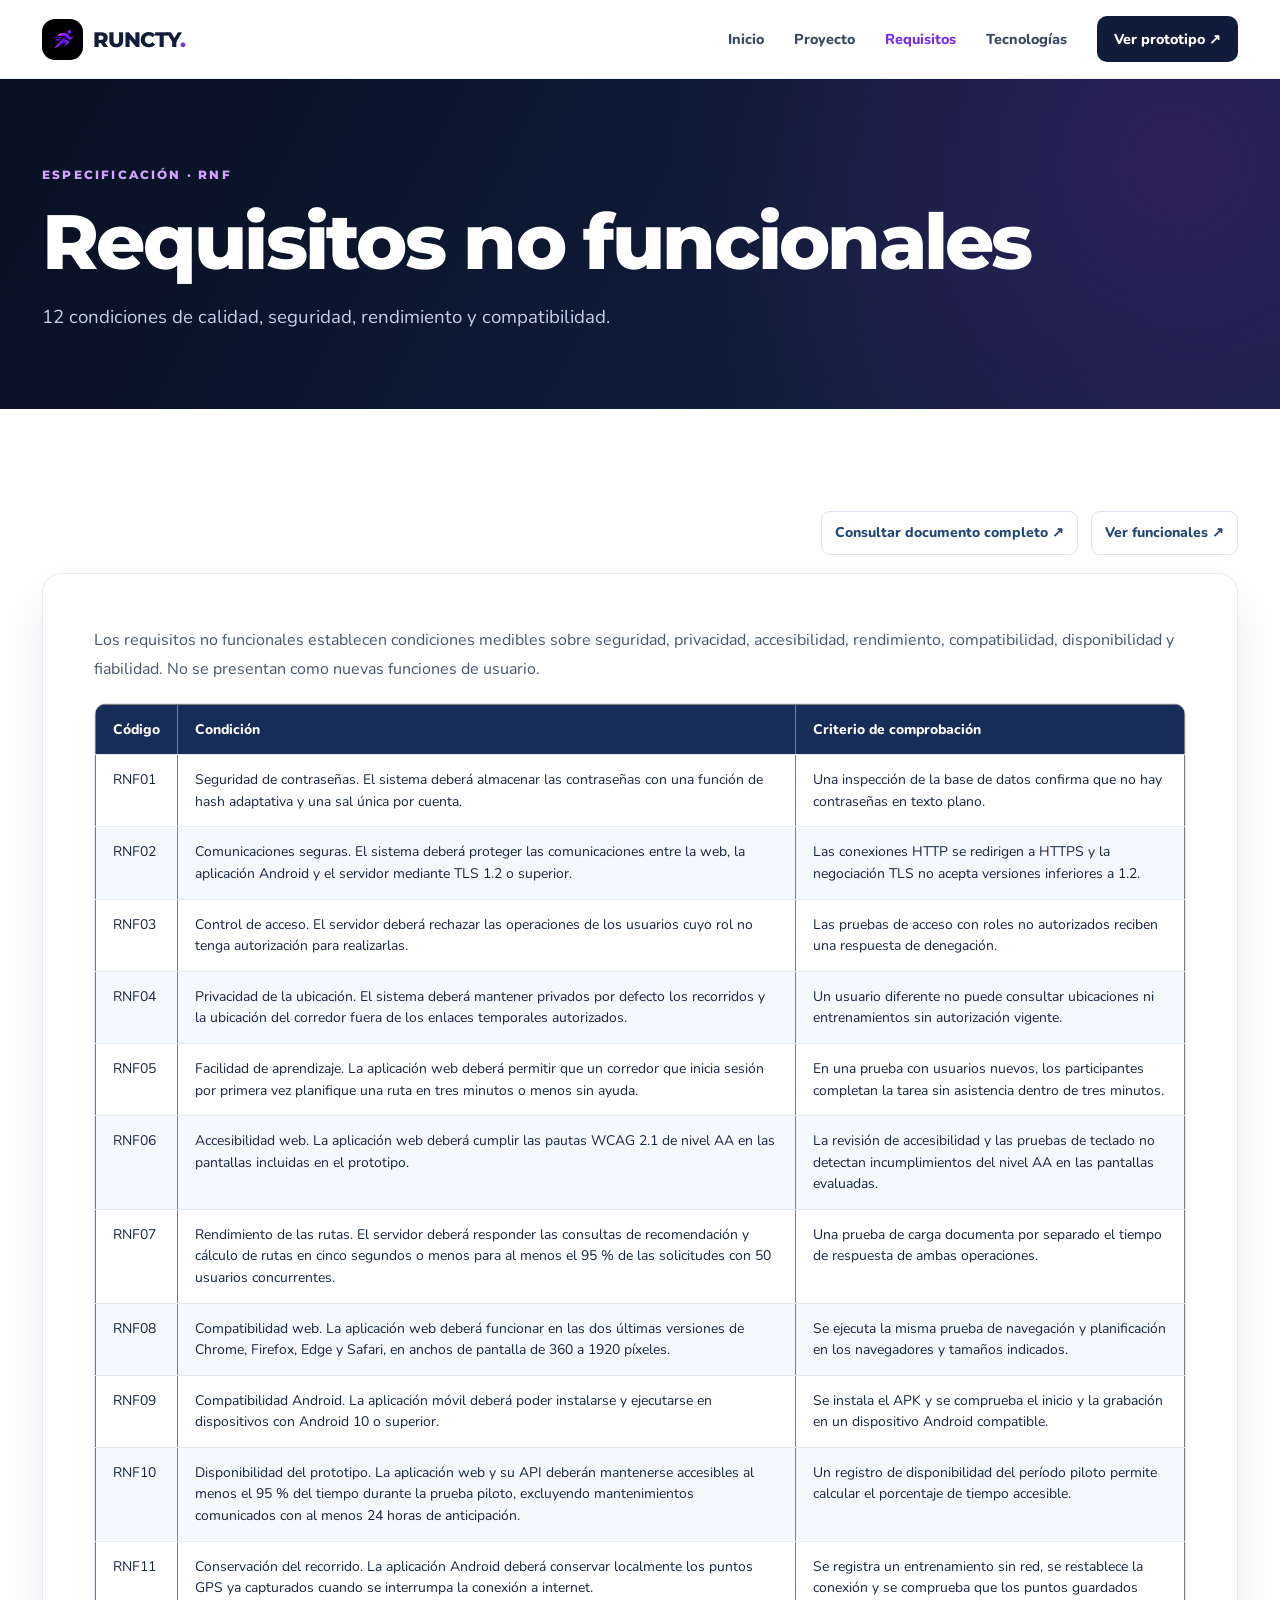
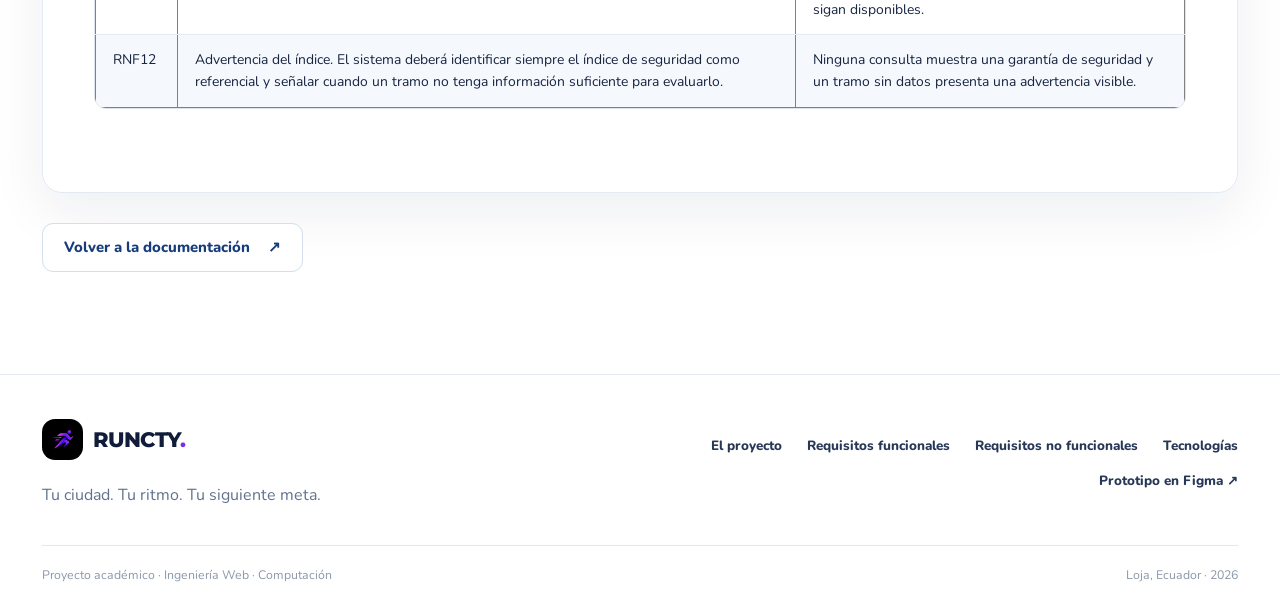
<file: requisitos-no-funcionales.html>
<!DOCTYPE html>
<html lang="es">
<head>
 <meta charset="UTF-8">
 <meta name="viewport" content="width=device-width, initial-scale=1.0">
 <meta name="description" content="RUNCTY, planificación de rutas seguras para corredores en Loja, Ecuador.">
 <title>Requisitos no funcionales | RUNCTY</title>
 <link rel="preconnect" href="https://fonts.googleapis.com">
 <link rel="preconnect" href="https://fonts.gstatic.com" crossorigin>
 <link href="https://fonts.googleapis.com/css2?family=Barlow+Condensed:ital,wght@0,600;0,700;0,800;1,700;1,800&family=Montserrat:wght@500;600;700;800&family=Nunito:wght@400;500;600;700;800&display=swap" rel="stylesheet">
 <link rel="stylesheet" href="css/estilos.css">
</head>
<body>
<header class="site-header">
    <div class="envoltura barra">
      <a class="marca" href="index.html" aria-label="RUNCTY, ir al inicio"><span class="marca-imagen"><img src="img/logo_runcty.png" alt="" width="48" height="48"></span><span>RUNCTY<span class="marca-punto">.</span></span></a>
      <nav class="navegacion" aria-label="Navegación principal"><a href="index.html">Inicio</a><a href="proyecto.html">Proyecto</a><a href="requisitos.html" aria-current="page">Requisitos</a><a href="tecnologias.html">Tecnologías</a><a class="nav-figma" href="https://www.figma.com/make/gIfoqALJYSt6hu2ZyHCxu8/Prototipo-RUNCTY-Web-y-M%C3%B3vil?t=76EYvWF3TbzVXDP3-1" target="_blank" rel="noopener noreferrer">Ver prototipo <span aria-hidden="true">↗</span></a></nav>
      <details class="navegacion-movil"><summary>Menú <span aria-hidden="true">☰</span></summary><nav aria-label="Navegación móvil"><a href="index.html">Inicio</a><a href="proyecto.html">Proyecto</a><a href="requisitos.html" aria-current="page">Requisitos</a><a href="tecnologias.html">Tecnologías</a><a href="https://www.figma.com/make/gIfoqALJYSt6hu2ZyHCxu8/Prototipo-RUNCTY-Web-y-M%C3%B3vil?t=76EYvWF3TbzVXDP3-1" target="_blank" rel="noopener noreferrer">Prototipo en Figma ↗</a></nav></details>
    </div>
  </header>
<main><section class="cabecera-pagina cabecera-oscura"><div class="envoltura"><p class="eyebrow">ESPECIFICACIÓN · RNF</p><h1>Requisitos no funcionales</h1><p class="cabecera-subtitulo">12 condiciones de calidad, seguridad, rendimiento y compatibilidad.</p></div></section><section class="seccion"><div class="envoltura"><div class="accesos-req"><a href="requisitos.html">Consultar documento completo ↗</a><a href="requisitos-funcionales.html">Ver funcionales ↗</a></div><article class="texto-documento texto-requisitos"><h2 id="requisitos-no-funcionales">Requisitos no funcionales</h2>
<p>Los requisitos no funcionales establecen condiciones medibles sobre
seguridad, privacidad, accesibilidad, rendimiento, compatibilidad,
disponibilidad y fiabilidad. No se presentan como nuevas funciones de
usuario.</p>
<div class="tabla-desplazable"><table border="1" cellpadding="6" cellspacing="0" class="tabla-requisitos" width="100%">
<thead>
<tr>
<th>Código</th>
<th>Condición</th>
<th>Criterio de comprobación</th>
</tr>
</thead>
<tbody>
<tr>
<td>RNF01</td>
<td>Seguridad de contraseñas. El sistema deberá almacenar las
contraseñas con una función de hash adaptativa y una sal única por
cuenta.</td>
<td>Una inspección de la base de datos confirma que no hay contraseñas
en texto plano.</td>
</tr>
<tr>
<td>RNF02</td>
<td>Comunicaciones seguras. El sistema deberá proteger las
comunicaciones entre la web, la aplicación Android y el servidor
mediante TLS 1.2 o superior.</td>
<td>Las conexiones HTTP se redirigen a HTTPS y la negociación TLS no
acepta versiones inferiores a 1.2.</td>
</tr>
<tr>
<td>RNF03</td>
<td>Control de acceso. El servidor deberá rechazar las operaciones de
los usuarios cuyo rol no tenga autorización para realizarlas.</td>
<td>Las pruebas de acceso con roles no autorizados reciben una respuesta
de denegación.</td>
</tr>
<tr>
<td>RNF04</td>
<td>Privacidad de la ubicación. El sistema deberá mantener privados por
defecto los recorridos y la ubicación del corredor fuera de los enlaces
temporales autorizados.</td>
<td>Un usuario diferente no puede consultar ubicaciones ni
entrenamientos sin autorización vigente.</td>
</tr>
<tr>
<td>RNF05</td>
<td>Facilidad de aprendizaje. La aplicación web deberá permitir que un
corredor que inicia sesión por primera vez planifique una ruta en tres
minutos o menos sin ayuda.</td>
<td>En una prueba con usuarios nuevos, los participantes completan la
tarea sin asistencia dentro de tres minutos.</td>
</tr>
<tr>
<td>RNF06</td>
<td>Accesibilidad web. La aplicación web deberá cumplir las pautas WCAG
2.1 de nivel AA en las pantallas incluidas en el prototipo.</td>
<td>La revisión de accesibilidad y las pruebas de teclado no detectan
incumplimientos del nivel AA en las pantallas evaluadas.</td>
</tr>
<tr>
<td>RNF07</td>
<td>Rendimiento de las rutas. El servidor deberá responder las consultas
de recomendación y cálculo de rutas en cinco segundos o menos para al
menos el 95 % de las solicitudes con 50 usuarios concurrentes.</td>
<td>Una prueba de carga documenta por separado el tiempo de respuesta de
ambas operaciones.</td>
</tr>
<tr>
<td>RNF08</td>
<td>Compatibilidad web. La aplicación web deberá funcionar en las dos
últimas versiones de Chrome, Firefox, Edge y Safari, en anchos de
pantalla de 360 a 1920 píxeles.</td>
<td>Se ejecuta la misma prueba de navegación y planificación en los
navegadores y tamaños indicados.</td>
</tr>
<tr>
<td>RNF09</td>
<td>Compatibilidad Android. La aplicación móvil deberá poder instalarse
y ejecutarse en dispositivos con Android 10 o superior.</td>
<td>Se instala el APK y se comprueba el inicio y la grabación en un
dispositivo Android compatible.</td>
</tr>
<tr>
<td>RNF10</td>
<td>Disponibilidad del prototipo. La aplicación web y su API deberán
mantenerse accesibles al menos el 95 % del tiempo durante la prueba
piloto, excluyendo mantenimientos comunicados con al menos 24 horas de
anticipación.</td>
<td>Un registro de disponibilidad del período piloto permite calcular el
porcentaje de tiempo accesible.</td>
</tr>
<tr>
<td>RNF11</td>
<td>Conservación del recorrido. La aplicación Android deberá conservar
localmente los puntos GPS ya capturados cuando se interrumpa la conexión
a internet.</td>
<td>Se registra un entrenamiento sin red, se restablece la conexión y se
comprueba que los puntos guardados sigan disponibles.</td>
</tr>
<tr>
<td>RNF12</td>
<td>Advertencia del índice. El sistema deberá identificar siempre el
índice de seguridad como referencial y señalar cuando un tramo no tenga
información suficiente para evaluarlo.</td>
<td>Ninguna consulta muestra una garantía de seguridad y un tramo sin
datos presenta una advertencia visible.</td>
</tr>
</tbody>
</table></div>
</article><div class="volver"><a class="btn btn-borde" href="requisitos.html">Volver a la documentación <span aria-hidden="true">↗</span></a></div></div></section></main>
<footer class="pie"><div class="envoltura pie-grid"><div><a class="marca marca-pie" href="index.html"><span class="marca-imagen"><img src="img/logo_runcty.png" width="48" height="48" alt=""></span><span>RUNCTY<span class="marca-punto">.</span></span></a><p>Tu ciudad. Tu ritmo. Tu siguiente meta.</p></div><div class="pie-links"><a href="proyecto.html">El proyecto</a><a href="requisitos-funcionales.html">Requisitos funcionales</a><a href="requisitos-no-funcionales.html">Requisitos no funcionales</a><a href="tecnologias.html">Tecnologías</a><a href="https://www.figma.com/make/gIfoqALJYSt6hu2ZyHCxu8/Prototipo-RUNCTY-Web-y-M%C3%B3vil?t=76EYvWF3TbzVXDP3-1" target="_blank" rel="noopener noreferrer">Prototipo en Figma ↗</a></div></div><div class="envoltura pie-final"><span>Proyecto académico · Ingeniería Web · Computación</span><span>Loja, Ecuador · 2026</span></div></footer>
</body>
</html>
</file>
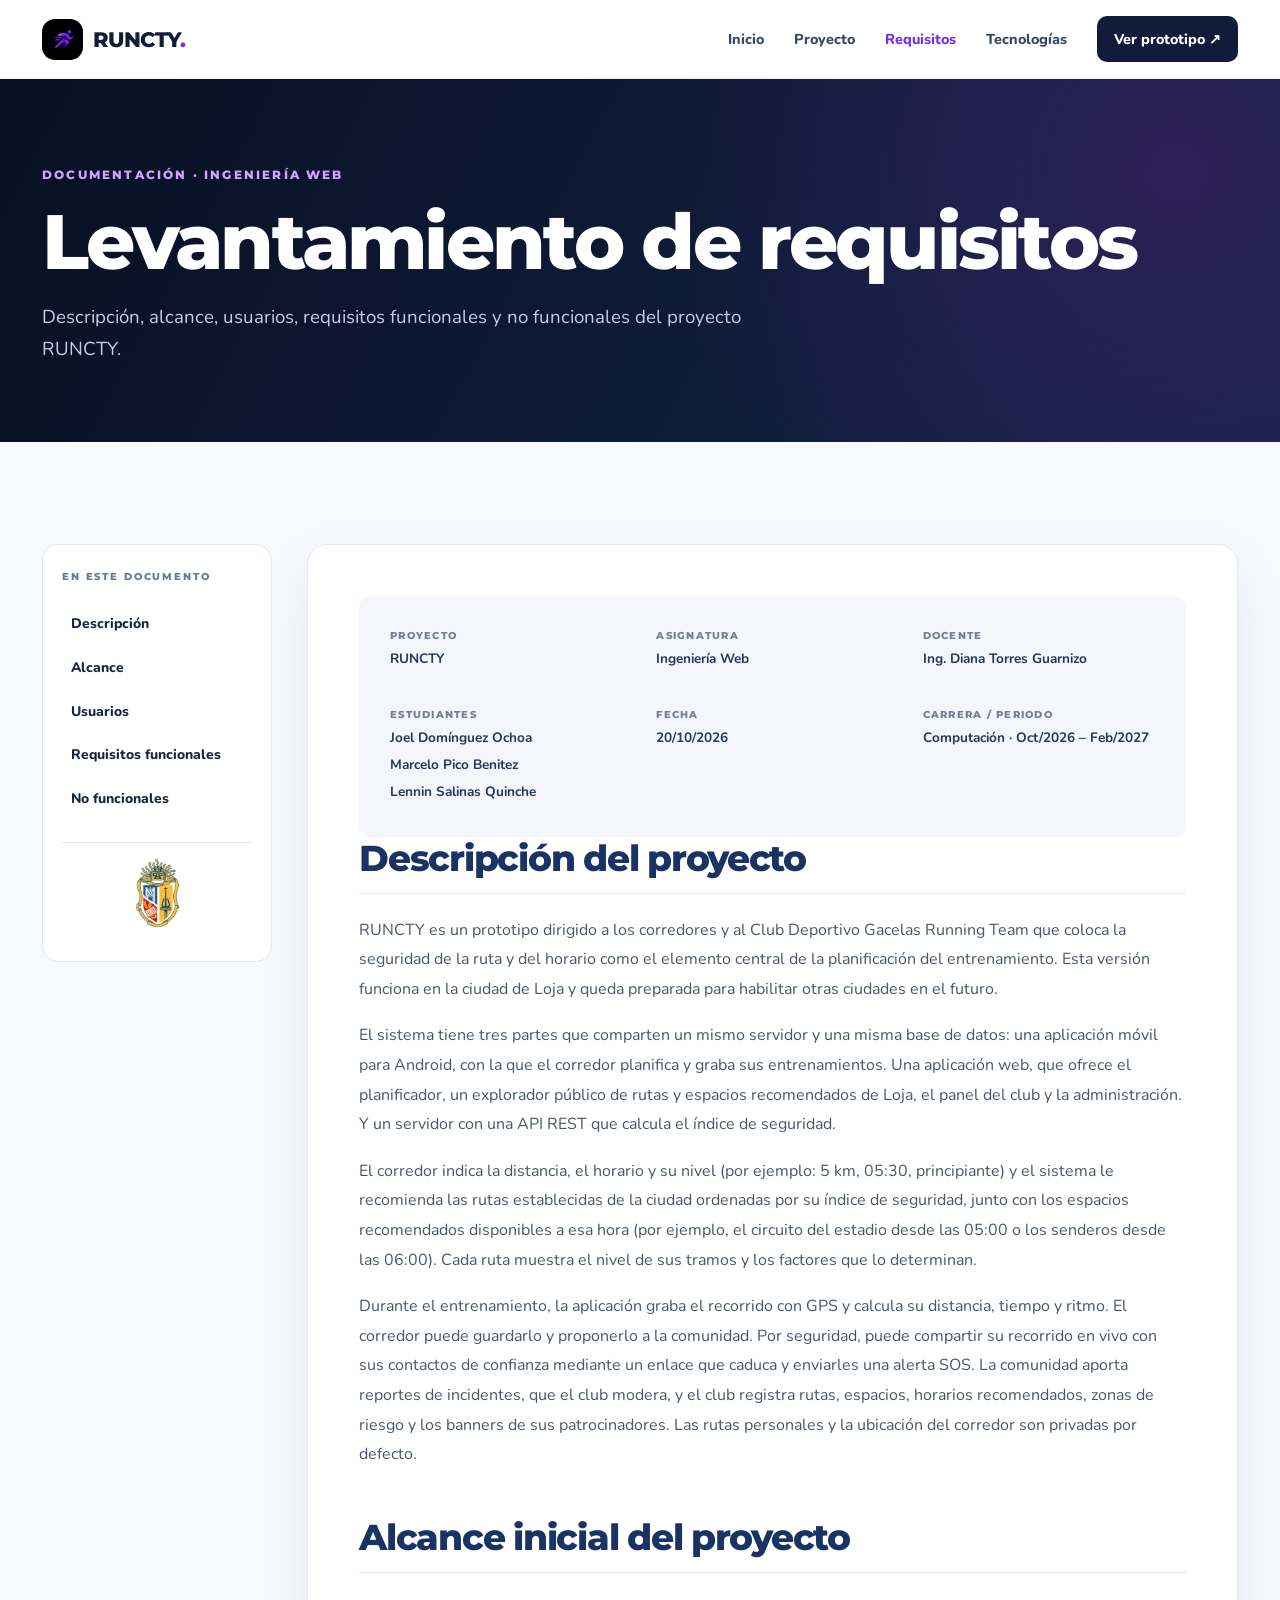
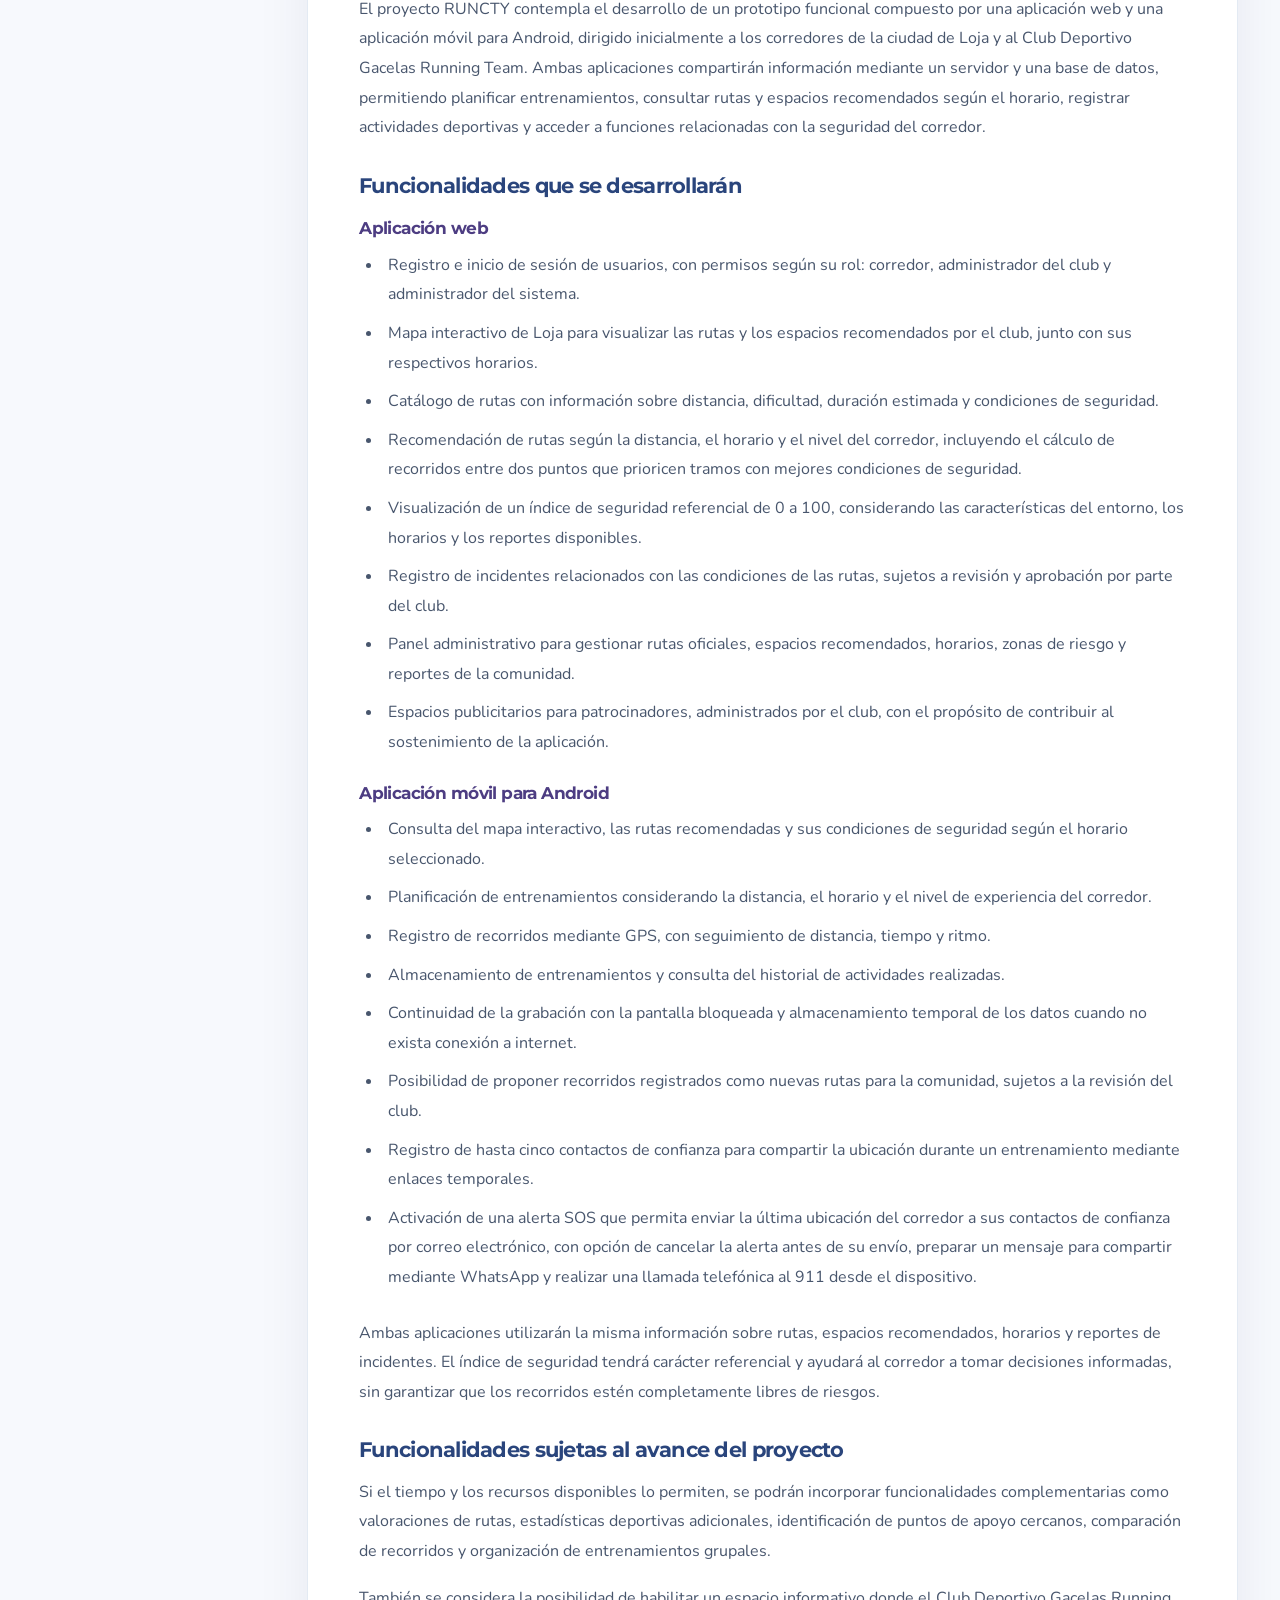
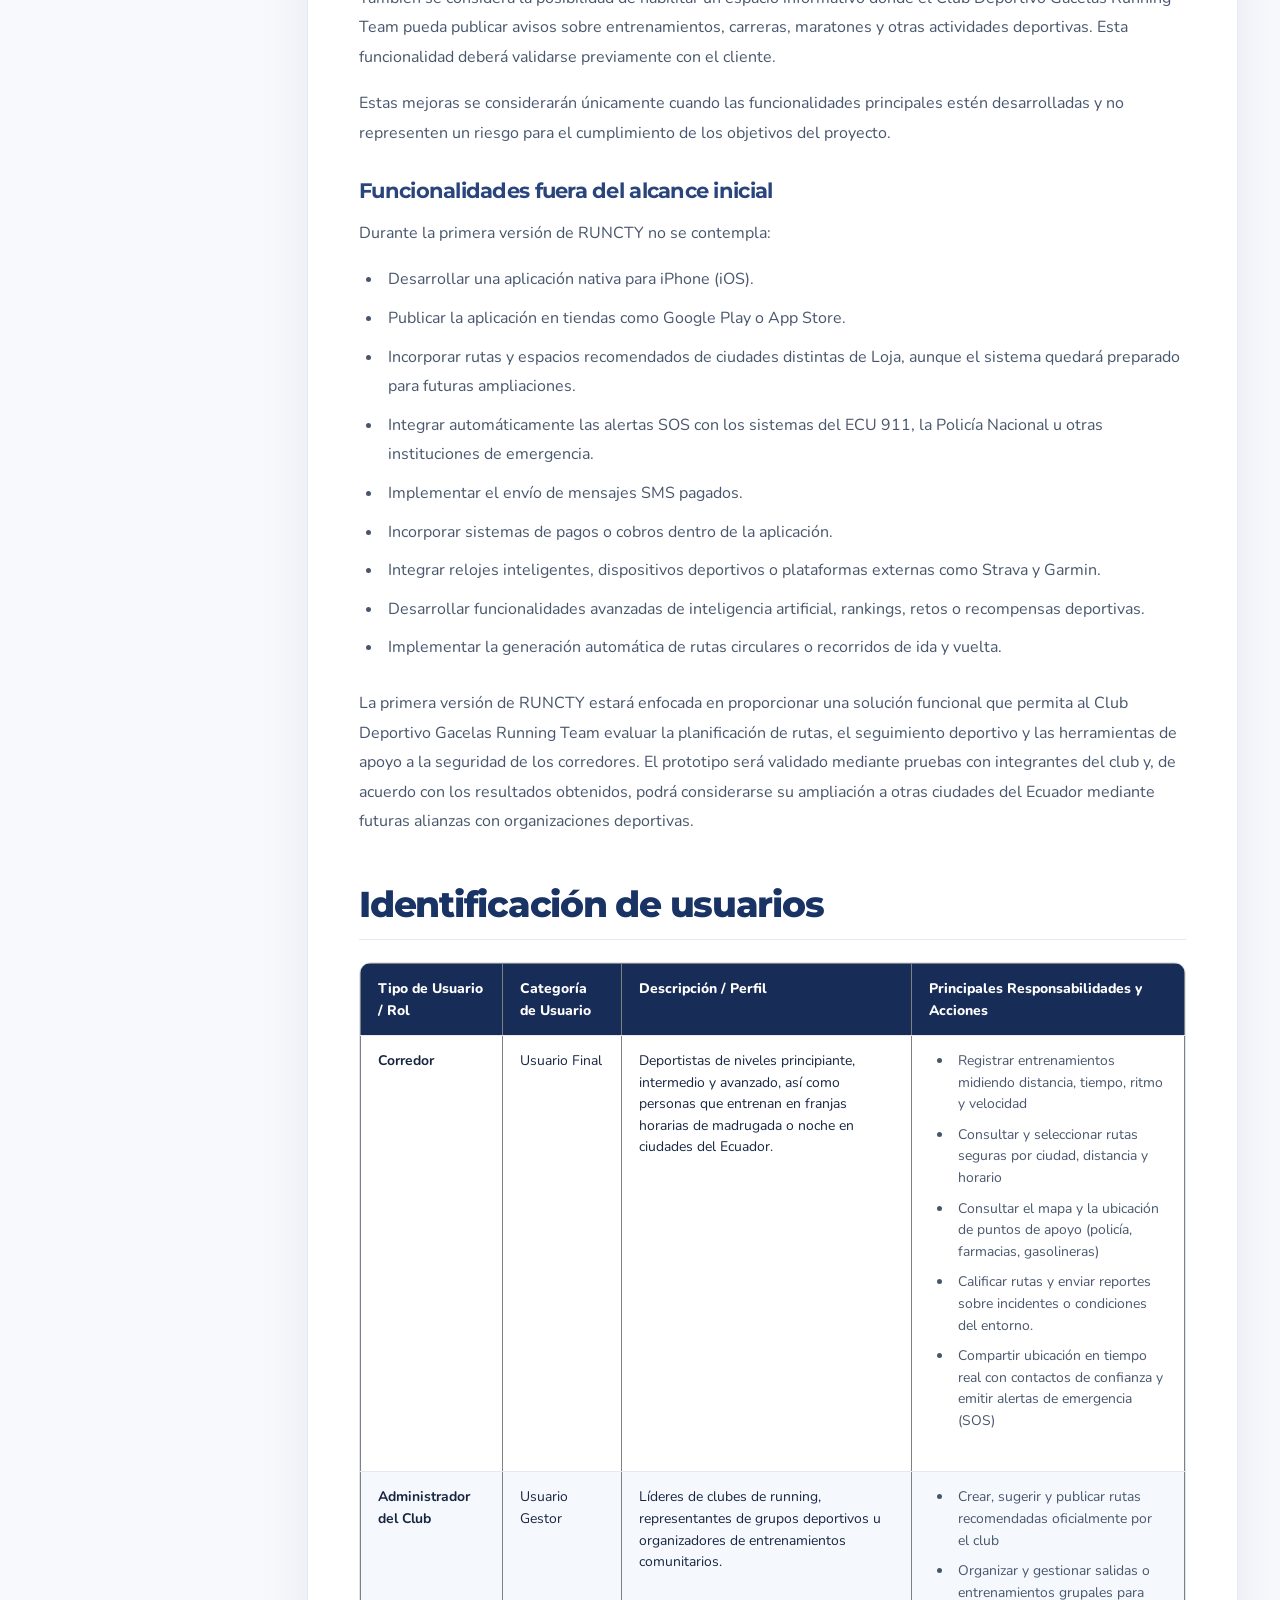
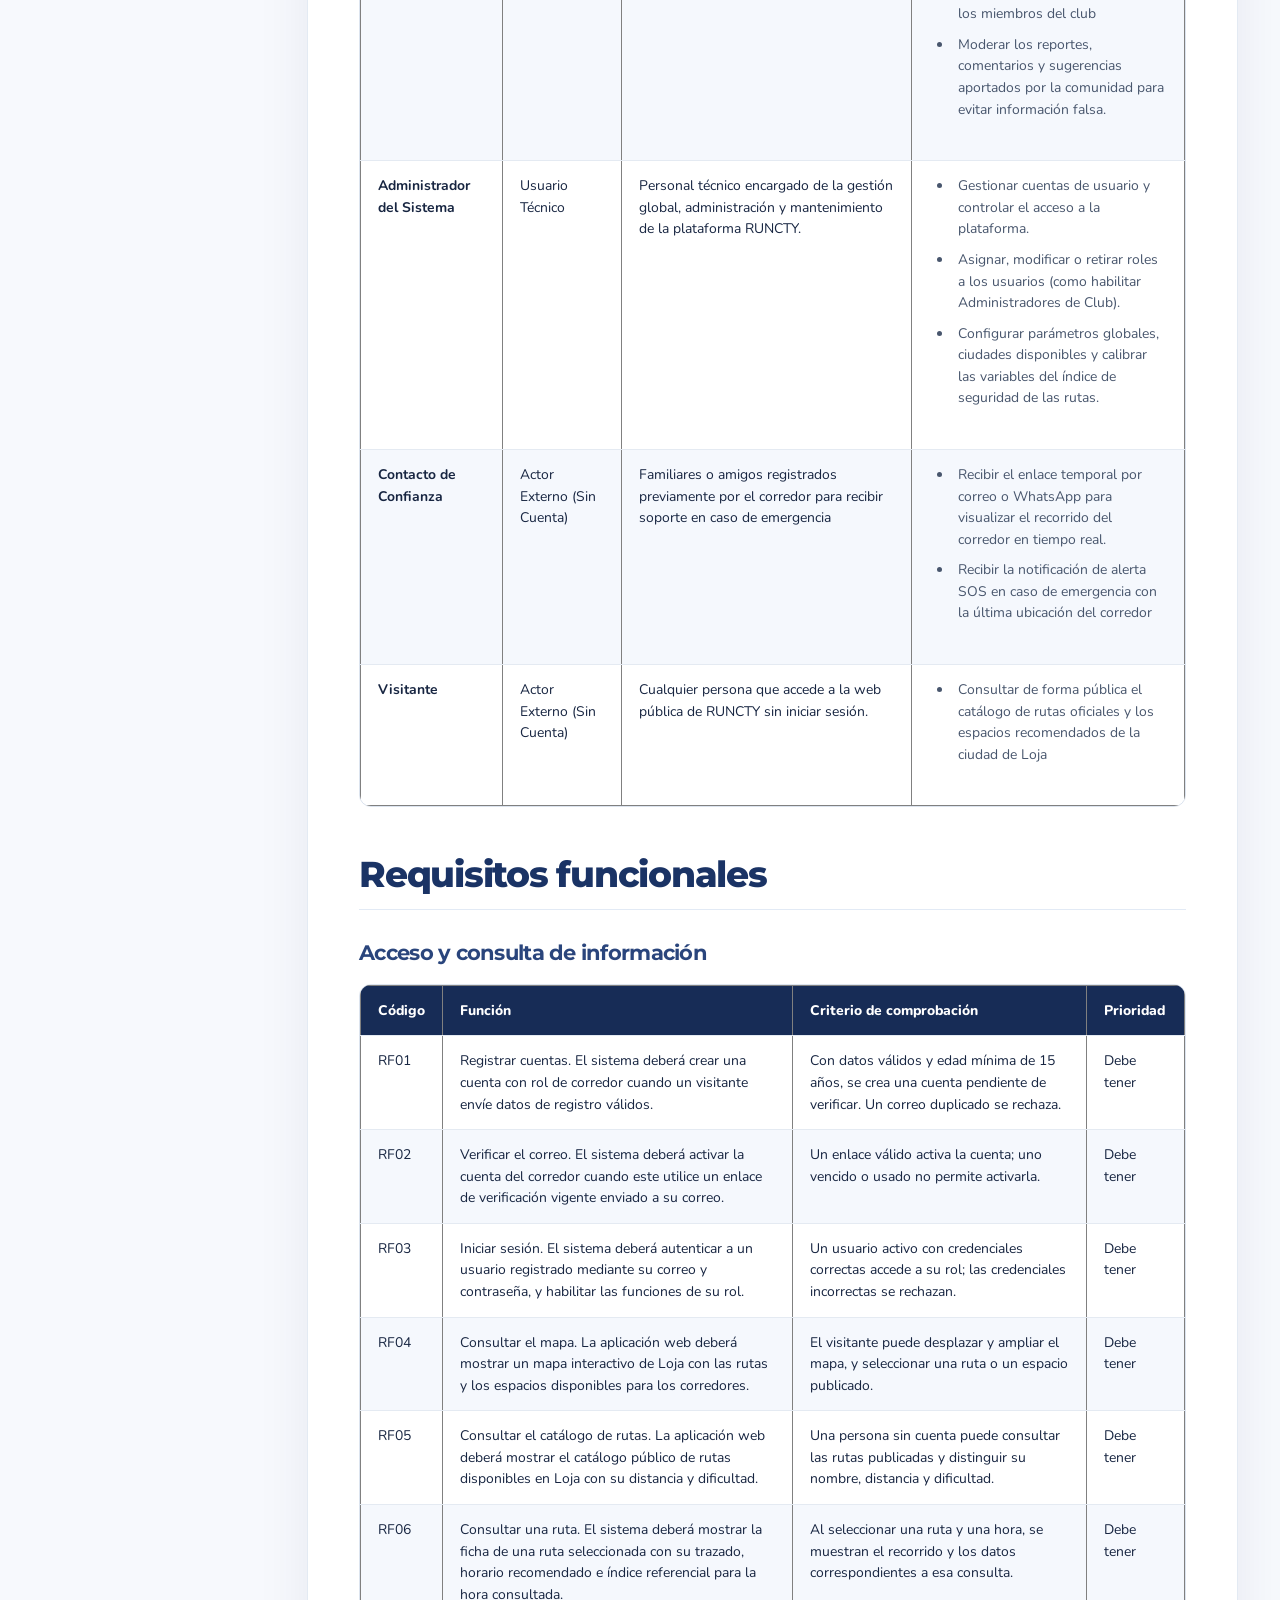
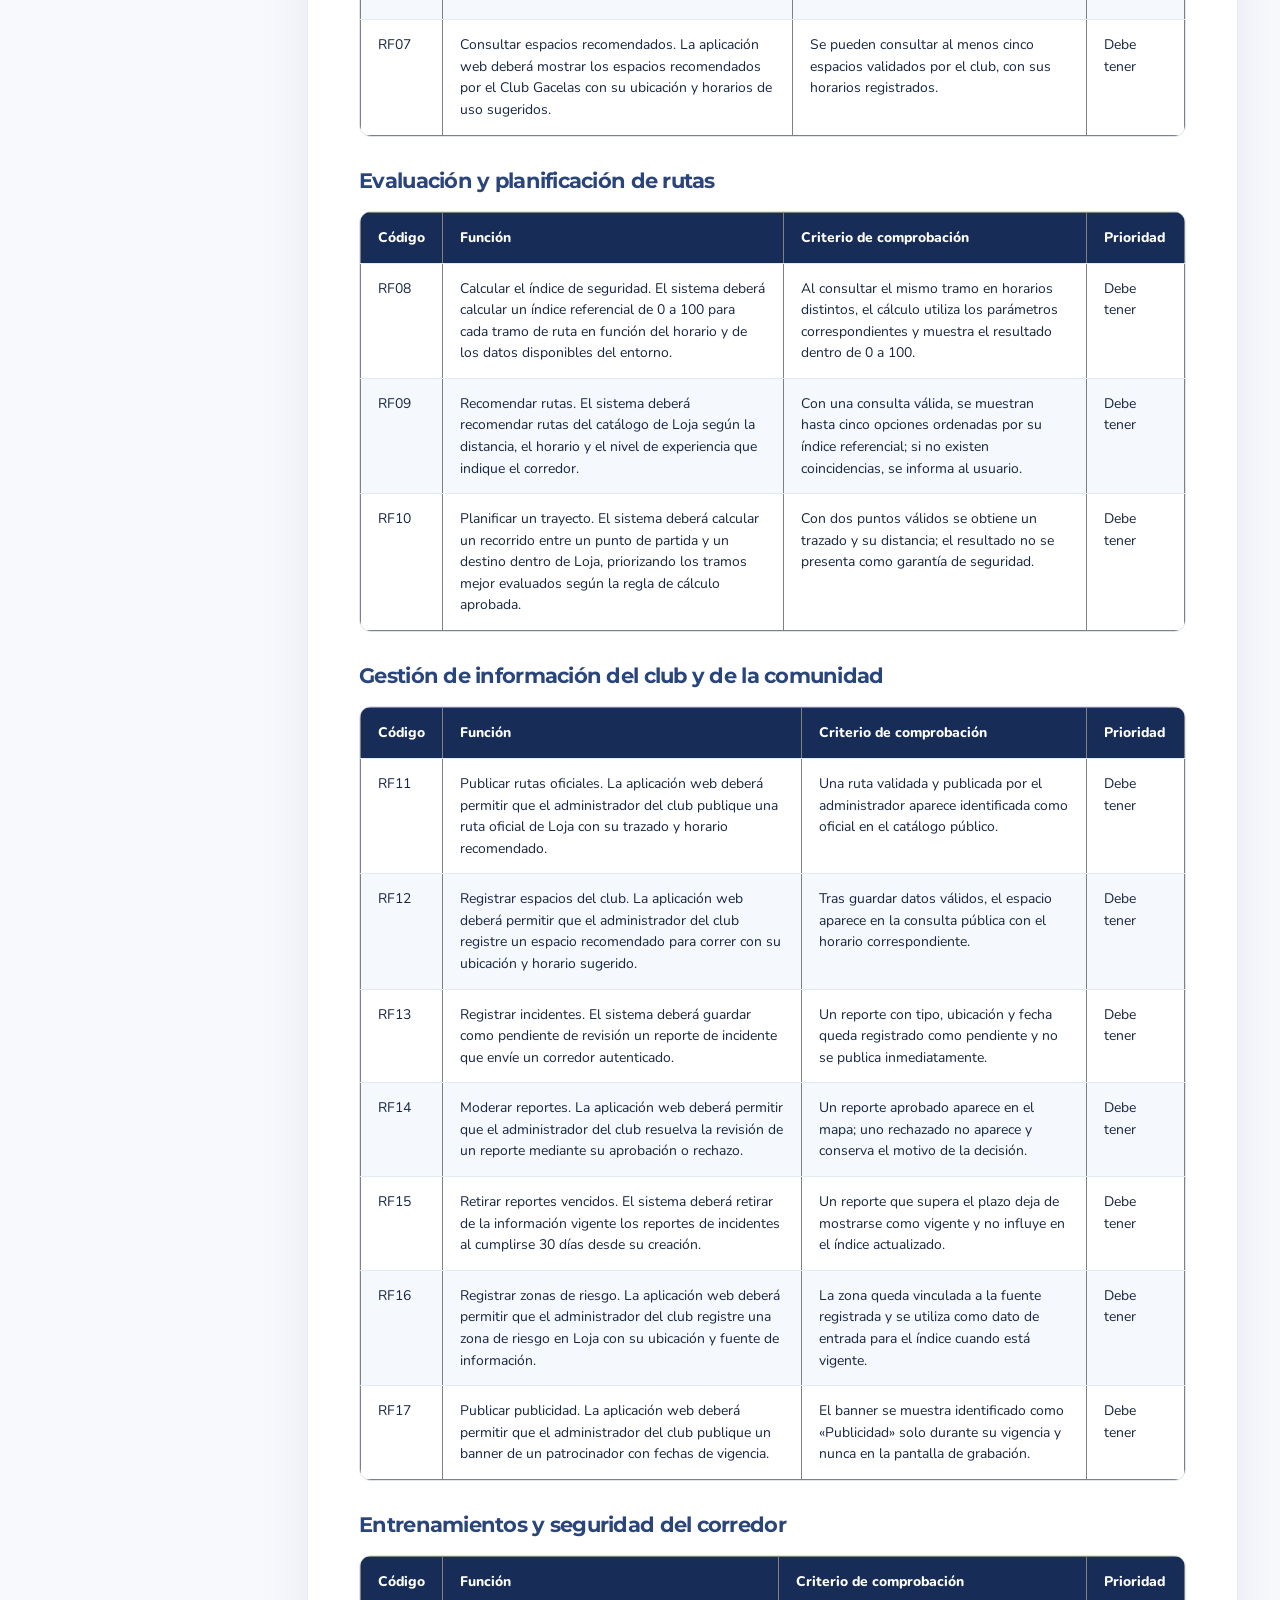
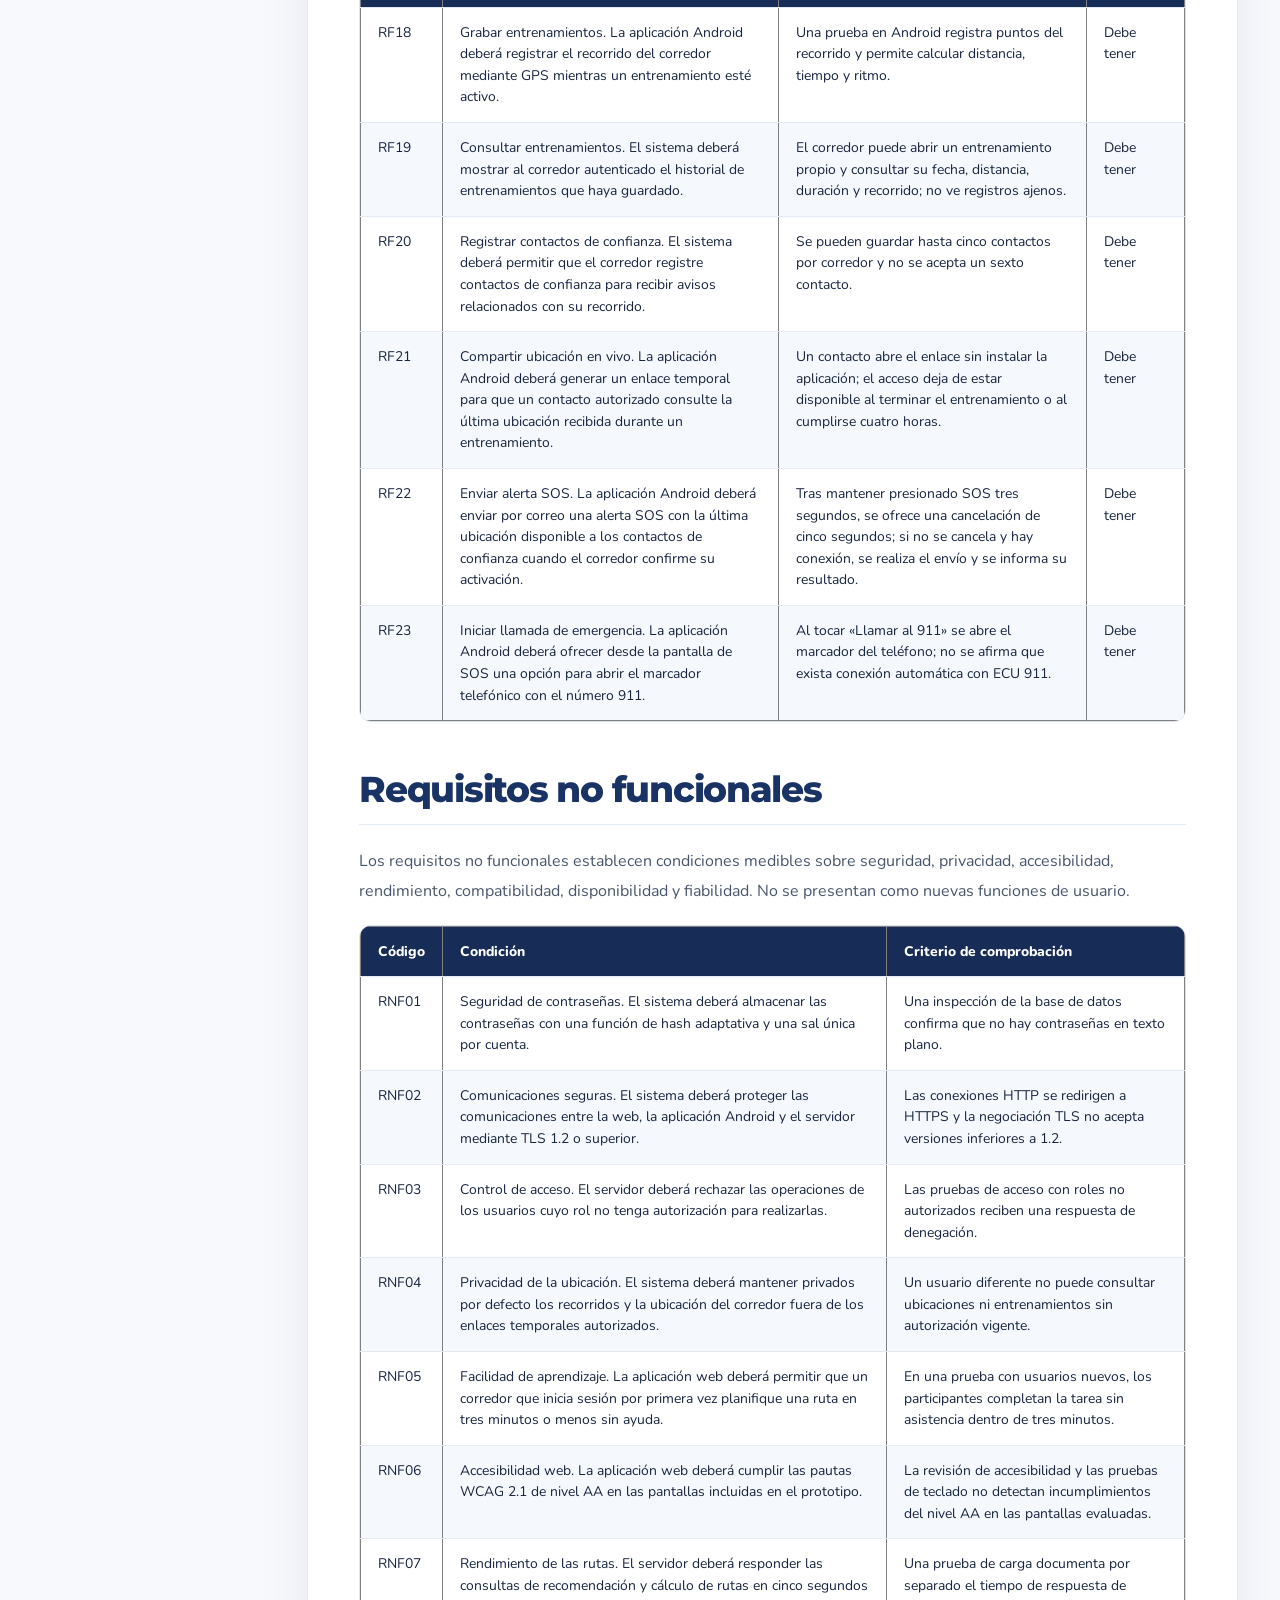
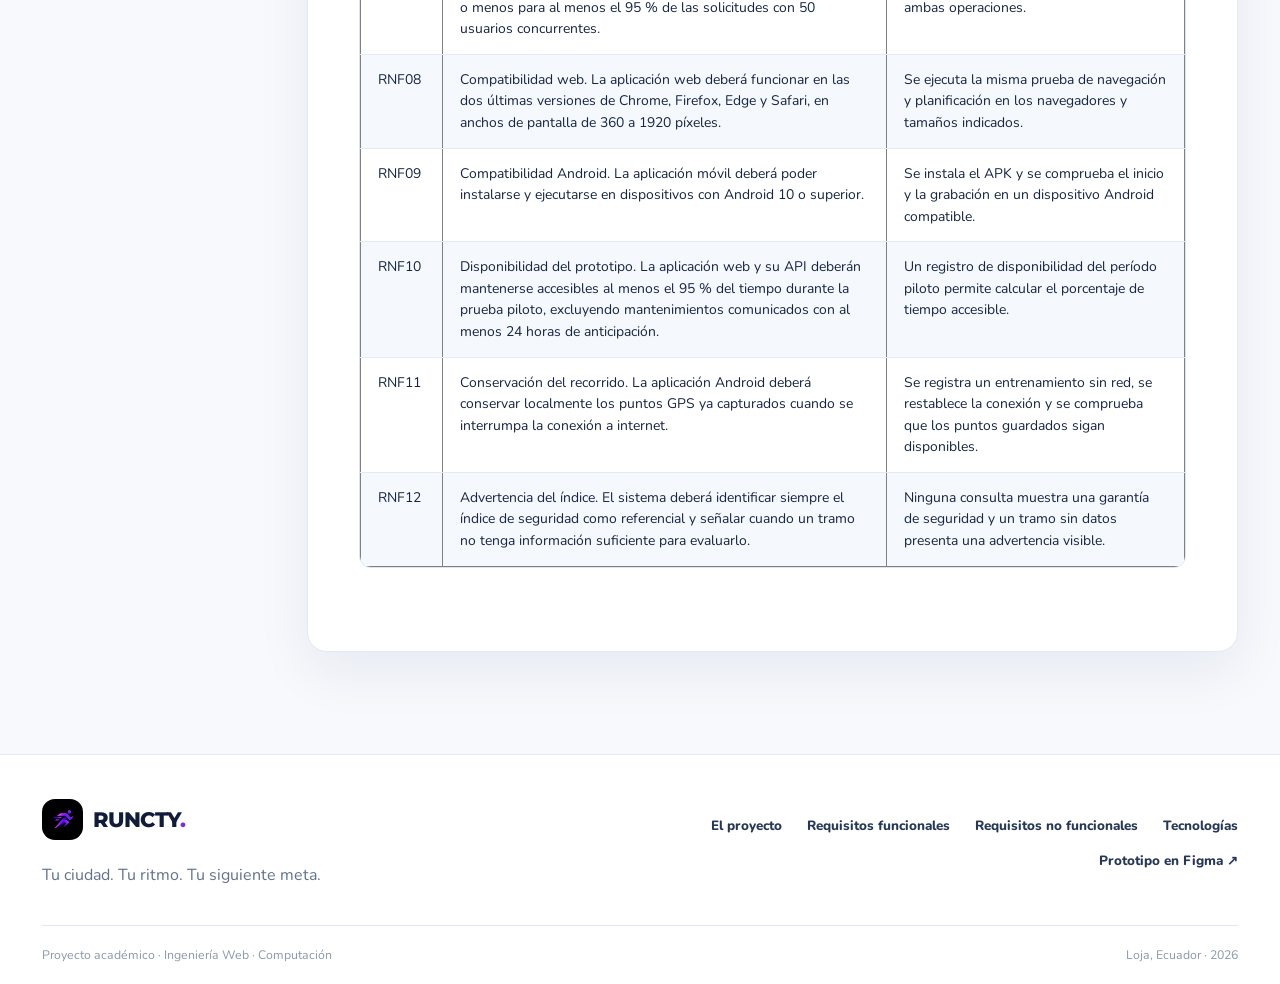
<file: requisitos.html>
<!DOCTYPE html>
<html lang="es">
<head>
 <meta charset="UTF-8">
 <meta name="viewport" content="width=device-width, initial-scale=1.0">
 <meta name="description" content="RUNCTY, planificación de rutas seguras para corredores en Loja, Ecuador.">
 <title>Documentación y requisitos | RUNCTY</title>
 <link rel="preconnect" href="https://fonts.googleapis.com">
 <link rel="preconnect" href="https://fonts.gstatic.com" crossorigin>
 <link href="https://fonts.googleapis.com/css2?family=Barlow+Condensed:ital,wght@0,600;0,700;0,800;1,700;1,800&family=Montserrat:wght@500;600;700;800&family=Nunito:wght@400;500;600;700;800&display=swap" rel="stylesheet">
 <link rel="stylesheet" href="css/estilos.css">
</head>
<body>
<header class="site-header">
    <div class="envoltura barra">
      <a class="marca" href="index.html" aria-label="RUNCTY, ir al inicio"><span class="marca-imagen"><img src="img/logo_runcty.png" alt="" width="48" height="48"></span><span>RUNCTY<span class="marca-punto">.</span></span></a>
      <nav class="navegacion" aria-label="Navegación principal"><a href="index.html">Inicio</a><a href="proyecto.html">Proyecto</a><a href="requisitos.html" aria-current="page">Requisitos</a><a href="tecnologias.html">Tecnologías</a><a class="nav-figma" href="https://www.figma.com/make/gIfoqALJYSt6hu2ZyHCxu8/Prototipo-RUNCTY-Web-y-M%C3%B3vil?t=76EYvWF3TbzVXDP3-1" target="_blank" rel="noopener noreferrer">Ver prototipo <span aria-hidden="true">↗</span></a></nav>
      <details class="navegacion-movil"><summary>Menú <span aria-hidden="true">☰</span></summary><nav aria-label="Navegación móvil"><a href="index.html">Inicio</a><a href="proyecto.html">Proyecto</a><a href="requisitos.html" aria-current="page">Requisitos</a><a href="tecnologias.html">Tecnologías</a><a href="https://www.figma.com/make/gIfoqALJYSt6hu2ZyHCxu8/Prototipo-RUNCTY-Web-y-M%C3%B3vil?t=76EYvWF3TbzVXDP3-1" target="_blank" rel="noopener noreferrer">Prototipo en Figma ↗</a></nav></details>
    </div>
  </header>
<main><section class="cabecera-pagina cabecera-oscura"><div class="envoltura"><p class="eyebrow">DOCUMENTACIÓN · INGENIERÍA WEB</p><h1>Levantamiento de requisitos</h1><p class="cabecera-subtitulo">Descripción, alcance, usuarios, requisitos funcionales y no funcionales del proyecto RUNCTY.</p></div></section><section class="seccion docs-content"><div class="envoltura docs-layout"><aside class="docs-sidebar"><p class="eyebrow">EN ESTE DOCUMENTO</p><a href="#descripcion-del-proyecto">Descripción</a><a href="#alcance-inicial-del-proyecto">Alcance</a><a href="#identificacion-de-usuarios">Usuarios</a><a href="#requisitos-funcionales">Requisitos funcionales</a><a href="#requisitos-no-funcionales">No funcionales</a><div class="aside-logo"><img src="img/logo_uni.png" alt="Logo UTPL" loading="lazy"></div></aside><article class="texto-documento"><div class="ficha-datos"><div><span>Proyecto</span><strong>RUNCTY</strong></div><div><span>Asignatura</span><strong>Ingeniería Web</strong></div><div><span>Docente</span><strong>Ing. Diana Torres Guarnizo</strong></div><div><span>Estudiantes</span><strong>Joel Domínguez Ochoa<br>Marcelo Pico Benitez<br>Lennin Salinas Quinche</strong></div><div><span>Fecha</span><strong>20/10/2026</strong></div><div><span>Carrera / periodo</span><strong>Computación · Oct/2026 – Feb/2027</strong></div></div><div class="documento-original">
<h2 id="descripcion-del-proyecto">Descripción del proyecto</h2>
<p>RUNCTY es un prototipo dirigido a los corredores y al Club Deportivo
Gacelas Running Team que coloca la seguridad de la ruta y del horario
como el elemento central de la planificación del entrenamiento. Esta
versión funciona en la ciudad de Loja y queda preparada para habilitar
otras ciudades en el futuro.</p>
<p>El sistema tiene tres partes que comparten un mismo servidor y una
misma base de datos: una aplicación móvil para Android, con la que el
corredor planifica y graba sus entrenamientos. Una aplicación web, que
ofrece el planificador, un explorador público de rutas y espacios
recomendados de Loja, el panel del club y la administración. Y un
servidor con una API REST que calcula el índice de seguridad.</p>
<p>El corredor indica la distancia, el horario y su nivel (por ejemplo:
5 km, 05:30, principiante) y el sistema le recomienda las rutas
establecidas de la ciudad ordenadas por su índice de seguridad, junto
con los espacios recomendados disponibles a esa hora (por ejemplo, el
circuito del estadio desde las 05:00 o los senderos desde las 06:00).
Cada ruta muestra el nivel de sus tramos y los factores que lo
determinan.</p>
<p>Durante el entrenamiento, la aplicación graba el recorrido con GPS y
calcula su distancia, tiempo y ritmo. El corredor puede guardarlo y
proponerlo a la comunidad. Por seguridad, puede compartir su recorrido
en vivo con sus contactos de confianza mediante un enlace que caduca y
enviarles una alerta SOS. La comunidad aporta reportes de incidentes,
que el club modera, y el club registra rutas, espacios, horarios
recomendados, zonas de riesgo y los banners de sus patrocinadores. Las
rutas personales y la ubicación del corredor son privadas por
defecto.</p>
<h2 id="alcance-inicial-del-proyecto">Alcance inicial del proyecto</h2>
<p>El proyecto RUNCTY contempla el desarrollo de un prototipo funcional
compuesto por una aplicación web y una aplicación móvil para Android,
dirigido inicialmente a los corredores de la ciudad de Loja y al Club
Deportivo Gacelas Running Team. Ambas aplicaciones compartirán
información mediante un servidor y una base de datos, permitiendo
planificar entrenamientos, consultar rutas y espacios recomendados según
el horario, registrar actividades deportivas y acceder a funciones
relacionadas con la seguridad del corredor.</p>
<h3 id="funcionalidades-que-se-desarrollaran">Funcionalidades que se desarrollarán</h3>
<h4 id="aplicacion-web">Aplicación web</h4>
<ul>
<li><p>Registro e inicio de sesión de usuarios, con permisos según su
rol: corredor, administrador del club y administrador del
sistema.</p></li>
<li><p>Mapa interactivo de Loja para visualizar las rutas y los espacios
recomendados por el club, junto con sus respectivos horarios.</p></li>
<li><p>Catálogo de rutas con información sobre distancia, dificultad,
duración estimada y condiciones de seguridad.</p></li>
<li><p>Recomendación de rutas según la distancia, el horario y el nivel
del corredor, incluyendo el cálculo de recorridos entre dos puntos que
prioricen tramos con mejores condiciones de seguridad.</p></li>
<li><p>Visualización de un índice de seguridad referencial de 0 a 100,
considerando las características del entorno, los horarios y los
reportes disponibles.</p></li>
<li><p>Registro de incidentes relacionados con las condiciones de las
rutas, sujetos a revisión y aprobación por parte del club.</p></li>
<li><p>Panel administrativo para gestionar rutas oficiales, espacios
recomendados, horarios, zonas de riesgo y reportes de la
comunidad.</p></li>
<li><p>Espacios publicitarios para patrocinadores, administrados por el
club, con el propósito de contribuir al sostenimiento de la
aplicación.</p></li>
</ul>
<h4 id="aplicacion-movil-para-android">Aplicación móvil para Android</h4>
<ul>
<li><p>Consulta del mapa interactivo, las rutas recomendadas y sus
condiciones de seguridad según el horario seleccionado.</p></li>
<li><p>Planificación de entrenamientos considerando la distancia, el
horario y el nivel de experiencia del corredor.</p></li>
<li><p>Registro de recorridos mediante GPS, con seguimiento de
distancia, tiempo y ritmo.</p></li>
<li><p>Almacenamiento de entrenamientos y consulta del historial de
actividades realizadas.</p></li>
<li><p>Continuidad de la grabación con la pantalla bloqueada y
almacenamiento temporal de los datos cuando no exista conexión a
internet.</p></li>
<li><p>Posibilidad de proponer recorridos registrados como nuevas rutas
para la comunidad, sujetos a la revisión del club.</p></li>
<li><p>Registro de hasta cinco contactos de confianza para compartir la
ubicación durante un entrenamiento mediante enlaces temporales.</p></li>
<li><p>Activación de una alerta SOS que permita enviar la última
ubicación del corredor a sus contactos de confianza por correo
electrónico, con opción de cancelar la alerta antes de su envío,
preparar un mensaje para compartir mediante WhatsApp y realizar una
llamada telefónica al 911 desde el dispositivo.</p></li>
</ul>
<p>Ambas aplicaciones utilizarán la misma información sobre rutas,
espacios recomendados, horarios y reportes de incidentes. El índice de
seguridad tendrá carácter referencial y ayudará al corredor a tomar
decisiones informadas, sin garantizar que los recorridos estén
completamente libres de riesgos.</p>
<h3 id="funcionalidades-sujetas-al-avance-del-proyecto">Funcionalidades sujetas al avance del proyecto</h3>
<p>Si el tiempo y los recursos disponibles lo permiten, se podrán
incorporar funcionalidades complementarias como valoraciones de rutas,
estadísticas deportivas adicionales, identificación de puntos de apoyo
cercanos, comparación de recorridos y organización de entrenamientos
grupales.</p>
<p>También se considera la posibilidad de habilitar un espacio
informativo donde el Club Deportivo Gacelas Running Team pueda publicar
avisos sobre entrenamientos, carreras, maratones y otras actividades
deportivas. Esta funcionalidad deberá validarse previamente con el
cliente.</p>
<p>Estas mejoras se considerarán únicamente cuando las funcionalidades
principales estén desarrolladas y no representen un riesgo para el
cumplimiento de los objetivos del proyecto.</p>
<h3 id="funcionalidades-fuera-del-alcance-inicial">Funcionalidades fuera del alcance inicial</h3>
<p>Durante la primera versión de RUNCTY no se contempla:</p>
<ul>
<li><p>Desarrollar una aplicación nativa para iPhone (iOS).</p></li>
<li><p>Publicar la aplicación en tiendas como Google Play o App
Store.</p></li>
<li><p>Incorporar rutas y espacios recomendados de ciudades distintas de
Loja, aunque el sistema quedará preparado para futuras
ampliaciones.</p></li>
<li><p>Integrar automáticamente las alertas SOS con los sistemas del ECU
911, la Policía Nacional u otras instituciones de emergencia.</p></li>
<li><p>Implementar el envío de mensajes SMS pagados.</p></li>
<li><p>Incorporar sistemas de pagos o cobros dentro de la
aplicación.</p></li>
<li><p>Integrar relojes inteligentes, dispositivos deportivos o
plataformas externas como Strava y Garmin.</p></li>
<li><p>Desarrollar funcionalidades avanzadas de inteligencia artificial,
rankings, retos o recompensas deportivas.</p></li>
<li><p>Implementar la generación automática de rutas circulares o
recorridos de ida y vuelta.</p></li>
</ul>
<p>La primera versión de RUNCTY estará enfocada en proporcionar una
solución funcional que permita al Club Deportivo Gacelas Running Team
evaluar la planificación de rutas, el seguimiento deportivo y las
herramientas de apoyo a la seguridad de los corredores. El prototipo
será validado mediante pruebas con integrantes del club y, de acuerdo
con los resultados obtenidos, podrá considerarse su ampliación a otras
ciudades del Ecuador mediante futuras alianzas con organizaciones
deportivas.</p>
<h2 id="identificacion-de-usuarios">Identificación de usuarios</h2>
<div class="tabla-desplazable"><table border="1" cellpadding="6" cellspacing="0" class="tabla-requisitos" width="100%">
<thead>
<tr>
<th>Tipo de Usuario / Rol</th>
<th>Categoría de Usuario</th>
<th>Descripción / Perfil</th>
<th>Principales Responsabilidades y Acciones</th>
</tr>
</thead>
<tbody>
<tr>
<td><strong>Corredor</strong></td>
<td>Usuario Final</td>
<td>Deportistas de niveles principiante, intermedio y avanzado, así como
personas que entrenan en franjas horarias de madrugada o noche en
ciudades del Ecuador.</td>
<td><ul><li>Registrar entrenamientos midiendo distancia, tiempo, ritmo y velocidad</li><li>Consultar y seleccionar rutas seguras por ciudad, distancia y horario</li><li>Consultar el mapa y la ubicación de puntos de apoyo (policía, farmacias, gasolineras)</li><li>Calificar rutas y enviar reportes sobre incidentes o condiciones del entorno.</li><li>Compartir ubicación en tiempo real con contactos de confianza y emitir alertas de emergencia (SOS)</li></ul></td>
</tr>
<tr>
<td><strong>Administrador del Club</strong></td>
<td>Usuario Gestor</td>
<td>Líderes de clubes de running, representantes de grupos deportivos u
organizadores de entrenamientos comunitarios.</td>
<td><ul><li>Crear, sugerir y publicar rutas recomendadas oficialmente por el club</li><li>Organizar y gestionar salidas o entrenamientos grupales para los miembros del club</li><li>Moderar los reportes, comentarios y sugerencias aportados por la comunidad para evitar información falsa.</li></ul></td>
</tr>
<tr>
<td><strong>Administrador del Sistema</strong></td>
<td>Usuario Técnico</td>
<td>Personal técnico encargado de la gestión global, administración y
mantenimiento de la plataforma RUNCTY.</td>
<td><ul><li>Gestionar cuentas de usuario y controlar el acceso a la plataforma.</li><li>Asignar, modificar o retirar roles a los usuarios (como habilitar Administradores de Club).</li><li>Configurar parámetros globales, ciudades disponibles y calibrar las variables del índice de seguridad de las rutas.</li></ul></td>
</tr>
<tr>
<td><strong>Contacto de Confianza</strong></td>
<td>Actor Externo (Sin Cuenta)</td>
<td>Familiares o amigos registrados previamente por el corredor para
recibir soporte en caso de emergencia</td>
<td><ul><li>Recibir el enlace temporal por correo o WhatsApp para visualizar el recorrido del corredor en tiempo real.</li><li>Recibir la notificación de alerta SOS en caso de emergencia con la última ubicación del corredor</li></ul></td>
</tr>
<tr>
<td><strong>Visitante</strong></td>
<td>Actor Externo (Sin Cuenta)</td>
<td>Cualquier persona que accede a la web pública de RUNCTY sin iniciar
sesión.</td>
<td><ul><li>Consultar de forma pública el catálogo de rutas oficiales y los espacios recomendados de la ciudad de Loja</li></ul></td>
</tr>
</tbody>
</table></div>
<h2 id="requisitos-funcionales">Requisitos funcionales</h2>
<h3 id="acceso-y-consulta-de-informacion">Acceso y consulta de información</h3>
<div class="tabla-desplazable"><table border="1" cellpadding="6" cellspacing="0" class="tabla-requisitos" width="100%">
<thead>
<tr>
<th>Código</th>
<th>Función</th>
<th>Criterio de comprobación</th>
<th>Prioridad</th>
</tr>
</thead>
<tbody>
<tr>
<td>RF01</td>
<td>Registrar cuentas. El sistema deberá crear una cuenta con rol de
corredor cuando un visitante envíe datos de registro válidos.</td>
<td>Con datos válidos y edad mínima de 15 años, se crea una cuenta
pendiente de verificar. Un correo duplicado se rechaza.</td>
<td>Debe tener</td>
</tr>
<tr>
<td>RF02</td>
<td>Verificar el correo. El sistema deberá activar la cuenta del
corredor cuando este utilice un enlace de verificación vigente enviado a
su correo.</td>
<td>Un enlace válido activa la cuenta; uno vencido o usado no permite
activarla.</td>
<td>Debe tener</td>
</tr>
<tr>
<td>RF03</td>
<td>Iniciar sesión. El sistema deberá autenticar a un usuario registrado
mediante su correo y contraseña, y habilitar las funciones de su
rol.</td>
<td>Un usuario activo con credenciales correctas accede a su rol; las
credenciales incorrectas se rechazan.</td>
<td>Debe tener</td>
</tr>
<tr>
<td>RF04</td>
<td>Consultar el mapa. La aplicación web deberá mostrar un mapa
interactivo de Loja con las rutas y los espacios disponibles para los
corredores.</td>
<td>El visitante puede desplazar y ampliar el mapa, y seleccionar una
ruta o un espacio publicado.</td>
<td>Debe tener</td>
</tr>
<tr>
<td>RF05</td>
<td>Consultar el catálogo de rutas. La aplicación web deberá mostrar el
catálogo público de rutas disponibles en Loja con su distancia y
dificultad.</td>
<td>Una persona sin cuenta puede consultar las rutas publicadas y
distinguir su nombre, distancia y dificultad.</td>
<td>Debe tener</td>
</tr>
<tr>
<td>RF06</td>
<td>Consultar una ruta. El sistema deberá mostrar la ficha de una ruta
seleccionada con su trazado, horario recomendado e índice referencial
para la hora consultada.</td>
<td>Al seleccionar una ruta y una hora, se muestran el recorrido y los
datos correspondientes a esa consulta.</td>
<td>Debe tener</td>
</tr>
<tr>
<td>RF07</td>
<td>Consultar espacios recomendados. La aplicación web deberá mostrar
los espacios recomendados por el Club Gacelas con su ubicación y
horarios de uso sugeridos.</td>
<td>Se pueden consultar al menos cinco espacios validados por el club,
con sus horarios registrados.</td>
<td>Debe tener</td>
</tr>
</tbody>
</table></div>
<h3 id="evaluacion-y-planificacion-de-rutas">Evaluación y planificación de rutas</h3>
<div class="tabla-desplazable"><table border="1" cellpadding="6" cellspacing="0" class="tabla-requisitos" width="100%">
<thead>
<tr>
<th>Código</th>
<th>Función</th>
<th>Criterio de comprobación</th>
<th>Prioridad</th>
</tr>
</thead>
<tbody>
<tr>
<td>RF08</td>
<td>Calcular el índice de seguridad. El sistema deberá calcular un
índice referencial de 0 a 100 para cada tramo de ruta en función del
horario y de los datos disponibles del entorno.</td>
<td>Al consultar el mismo tramo en horarios distintos, el cálculo
utiliza los parámetros correspondientes y muestra el resultado dentro de
0 a 100.</td>
<td>Debe tener</td>
</tr>
<tr>
<td>RF09</td>
<td>Recomendar rutas. El sistema deberá recomendar rutas del catálogo de
Loja según la distancia, el horario y el nivel de experiencia que
indique el corredor.</td>
<td>Con una consulta válida, se muestran hasta cinco opciones ordenadas
por su índice referencial; si no existen coincidencias, se informa al
usuario.</td>
<td>Debe tener</td>
</tr>
<tr>
<td>RF10</td>
<td>Planificar un trayecto. El sistema deberá calcular un recorrido
entre un punto de partida y un destino dentro de Loja, priorizando los
tramos mejor evaluados según la regla de cálculo aprobada.</td>
<td>Con dos puntos válidos se obtiene un trazado y su distancia; el
resultado no se presenta como garantía de seguridad.</td>
<td>Debe tener</td>
</tr>
</tbody>
</table></div>
<h3 id="gestion-de-informacion-del-club-y-de-la-comunidad">Gestión de información del club y de la comunidad</h3>
<div class="tabla-desplazable"><table border="1" cellpadding="6" cellspacing="0" class="tabla-requisitos" width="100%">
<thead>
<tr>
<th>Código</th>
<th>Función</th>
<th>Criterio de comprobación</th>
<th>Prioridad</th>
</tr>
</thead>
<tbody>
<tr>
<td>RF11</td>
<td>Publicar rutas oficiales. La aplicación web deberá permitir que el
administrador del club publique una ruta oficial de Loja con su trazado
y horario recomendado.</td>
<td>Una ruta validada y publicada por el administrador aparece
identificada como oficial en el catálogo público.</td>
<td>Debe tener</td>
</tr>
<tr>
<td>RF12</td>
<td>Registrar espacios del club. La aplicación web deberá permitir que
el administrador del club registre un espacio recomendado para correr
con su ubicación y horario sugerido.</td>
<td>Tras guardar datos válidos, el espacio aparece en la consulta
pública con el horario correspondiente.</td>
<td>Debe tener</td>
</tr>
<tr>
<td>RF13</td>
<td>Registrar incidentes. El sistema deberá guardar como pendiente de
revisión un reporte de incidente que envíe un corredor autenticado.</td>
<td>Un reporte con tipo, ubicación y fecha queda registrado como
pendiente y no se publica inmediatamente.</td>
<td>Debe tener</td>
</tr>
<tr>
<td>RF14</td>
<td>Moderar reportes. La aplicación web deberá permitir que el
administrador del club resuelva la revisión de un reporte mediante su
aprobación o rechazo.</td>
<td>Un reporte aprobado aparece en el mapa; uno rechazado no aparece y
conserva el motivo de la decisión.</td>
<td>Debe tener</td>
</tr>
<tr>
<td>RF15</td>
<td>Retirar reportes vencidos. El sistema deberá retirar de la
información vigente los reportes de incidentes al cumplirse 30 días
desde su creación.</td>
<td>Un reporte que supera el plazo deja de mostrarse como vigente y no
influye en el índice actualizado.</td>
<td>Debe tener</td>
</tr>
<tr>
<td>RF16</td>
<td>Registrar zonas de riesgo. La aplicación web deberá permitir que el
administrador del club registre una zona de riesgo en Loja con su
ubicación y fuente de información.</td>
<td>La zona queda vinculada a la fuente registrada y se utiliza como
dato de entrada para el índice cuando está vigente.</td>
<td>Debe tener</td>
</tr>
<tr>
<td>RF17</td>
<td>Publicar publicidad. La aplicación web deberá permitir que el
administrador del club publique un banner de un patrocinador con fechas
de vigencia.</td>
<td>El banner se muestra identificado como «Publicidad» solo durante su
vigencia y nunca en la pantalla de grabación.</td>
<td>Debe tener</td>
</tr>
</tbody>
</table></div>
<h3 id="entrenamientos-y-seguridad-del-corredor">Entrenamientos y seguridad del corredor</h3>
<div class="tabla-desplazable"><table border="1" cellpadding="6" cellspacing="0" class="tabla-requisitos" width="100%">
<thead>
<tr>
<th>Código</th>
<th>Función</th>
<th>Criterio de comprobación</th>
<th>Prioridad</th>
</tr>
</thead>
<tbody>
<tr>
<td>RF18</td>
<td>Grabar entrenamientos. La aplicación Android deberá registrar el
recorrido del corredor mediante GPS mientras un entrenamiento esté
activo.</td>
<td>Una prueba en Android registra puntos del recorrido y permite
calcular distancia, tiempo y ritmo.</td>
<td>Debe tener</td>
</tr>
<tr>
<td>RF19</td>
<td>Consultar entrenamientos. El sistema deberá mostrar al corredor
autenticado el historial de entrenamientos que haya guardado.</td>
<td>El corredor puede abrir un entrenamiento propio y consultar su
fecha, distancia, duración y recorrido; no ve registros ajenos.</td>
<td>Debe tener</td>
</tr>
<tr>
<td>RF20</td>
<td>Registrar contactos de confianza. El sistema deberá permitir que el
corredor registre contactos de confianza para recibir avisos
relacionados con su recorrido.</td>
<td>Se pueden guardar hasta cinco contactos por corredor y no se acepta
un sexto contacto.</td>
<td>Debe tener</td>
</tr>
<tr>
<td>RF21</td>
<td>Compartir ubicación en vivo. La aplicación Android deberá generar un
enlace temporal para que un contacto autorizado consulte la última
ubicación recibida durante un entrenamiento.</td>
<td>Un contacto abre el enlace sin instalar la aplicación; el acceso
deja de estar disponible al terminar el entrenamiento o al cumplirse
cuatro horas.</td>
<td>Debe tener</td>
</tr>
<tr>
<td>RF22</td>
<td>Enviar alerta SOS. La aplicación Android deberá enviar por correo
una alerta SOS con la última ubicación disponible a los contactos de
confianza cuando el corredor confirme su activación.</td>
<td>Tras mantener presionado SOS tres segundos, se ofrece una
cancelación de cinco segundos; si no se cancela y hay conexión, se
realiza el envío y se informa su resultado.</td>
<td>Debe tener</td>
</tr>
<tr>
<td>RF23</td>
<td>Iniciar llamada de emergencia. La aplicación Android deberá ofrecer
desde la pantalla de SOS una opción para abrir el marcador telefónico
con el número 911.</td>
<td>Al tocar «Llamar al 911» se abre el marcador del teléfono; no se
afirma que exista conexión automática con ECU 911.</td>
<td>Debe tener</td>
</tr>
</tbody>
</table></div>
<h2 id="requisitos-no-funcionales">Requisitos no funcionales</h2>
<p>Los requisitos no funcionales establecen condiciones medibles sobre
seguridad, privacidad, accesibilidad, rendimiento, compatibilidad,
disponibilidad y fiabilidad. No se presentan como nuevas funciones de
usuario.</p>
<div class="tabla-desplazable"><table border="1" cellpadding="6" cellspacing="0" class="tabla-requisitos" width="100%">
<thead>
<tr>
<th>Código</th>
<th>Condición</th>
<th>Criterio de comprobación</th>
</tr>
</thead>
<tbody>
<tr>
<td>RNF01</td>
<td>Seguridad de contraseñas. El sistema deberá almacenar las
contraseñas con una función de hash adaptativa y una sal única por
cuenta.</td>
<td>Una inspección de la base de datos confirma que no hay contraseñas
en texto plano.</td>
</tr>
<tr>
<td>RNF02</td>
<td>Comunicaciones seguras. El sistema deberá proteger las
comunicaciones entre la web, la aplicación Android y el servidor
mediante TLS 1.2 o superior.</td>
<td>Las conexiones HTTP se redirigen a HTTPS y la negociación TLS no
acepta versiones inferiores a 1.2.</td>
</tr>
<tr>
<td>RNF03</td>
<td>Control de acceso. El servidor deberá rechazar las operaciones de
los usuarios cuyo rol no tenga autorización para realizarlas.</td>
<td>Las pruebas de acceso con roles no autorizados reciben una respuesta
de denegación.</td>
</tr>
<tr>
<td>RNF04</td>
<td>Privacidad de la ubicación. El sistema deberá mantener privados por
defecto los recorridos y la ubicación del corredor fuera de los enlaces
temporales autorizados.</td>
<td>Un usuario diferente no puede consultar ubicaciones ni
entrenamientos sin autorización vigente.</td>
</tr>
<tr>
<td>RNF05</td>
<td>Facilidad de aprendizaje. La aplicación web deberá permitir que un
corredor que inicia sesión por primera vez planifique una ruta en tres
minutos o menos sin ayuda.</td>
<td>En una prueba con usuarios nuevos, los participantes completan la
tarea sin asistencia dentro de tres minutos.</td>
</tr>
<tr>
<td>RNF06</td>
<td>Accesibilidad web. La aplicación web deberá cumplir las pautas WCAG
2.1 de nivel AA en las pantallas incluidas en el prototipo.</td>
<td>La revisión de accesibilidad y las pruebas de teclado no detectan
incumplimientos del nivel AA en las pantallas evaluadas.</td>
</tr>
<tr>
<td>RNF07</td>
<td>Rendimiento de las rutas. El servidor deberá responder las consultas
de recomendación y cálculo de rutas en cinco segundos o menos para al
menos el 95 % de las solicitudes con 50 usuarios concurrentes.</td>
<td>Una prueba de carga documenta por separado el tiempo de respuesta de
ambas operaciones.</td>
</tr>
<tr>
<td>RNF08</td>
<td>Compatibilidad web. La aplicación web deberá funcionar en las dos
últimas versiones de Chrome, Firefox, Edge y Safari, en anchos de
pantalla de 360 a 1920 píxeles.</td>
<td>Se ejecuta la misma prueba de navegación y planificación en los
navegadores y tamaños indicados.</td>
</tr>
<tr>
<td>RNF09</td>
<td>Compatibilidad Android. La aplicación móvil deberá poder instalarse
y ejecutarse en dispositivos con Android 10 o superior.</td>
<td>Se instala el APK y se comprueba el inicio y la grabación en un
dispositivo Android compatible.</td>
</tr>
<tr>
<td>RNF10</td>
<td>Disponibilidad del prototipo. La aplicación web y su API deberán
mantenerse accesibles al menos el 95 % del tiempo durante la prueba
piloto, excluyendo mantenimientos comunicados con al menos 24 horas de
anticipación.</td>
<td>Un registro de disponibilidad del período piloto permite calcular el
porcentaje de tiempo accesible.</td>
</tr>
<tr>
<td>RNF11</td>
<td>Conservación del recorrido. La aplicación Android deberá conservar
localmente los puntos GPS ya capturados cuando se interrumpa la conexión
a internet.</td>
<td>Se registra un entrenamiento sin red, se restablece la conexión y se
comprueba que los puntos guardados sigan disponibles.</td>
</tr>
<tr>
<td>RNF12</td>
<td>Advertencia del índice. El sistema deberá identificar siempre el
índice de seguridad como referencial y señalar cuando un tramo no tenga
información suficiente para evaluarlo.</td>
<td>Ninguna consulta muestra una garantía de seguridad y un tramo sin
datos presenta una advertencia visible.</td>
</tr>
</tbody>
</table></div>
</main></article></div></section></main>
<footer class="pie"><div class="envoltura pie-grid"><div><a class="marca marca-pie" href="index.html"><span class="marca-imagen"><img src="img/logo_runcty.png" width="48" height="48" alt=""></span><span>RUNCTY<span class="marca-punto">.</span></span></a><p>Tu ciudad. Tu ritmo. Tu siguiente meta.</p></div><div class="pie-links"><a href="proyecto.html">El proyecto</a><a href="requisitos-funcionales.html">Requisitos funcionales</a><a href="requisitos-no-funcionales.html">Requisitos no funcionales</a><a href="tecnologias.html">Tecnologías</a><a href="https://www.figma.com/make/gIfoqALJYSt6hu2ZyHCxu8/Prototipo-RUNCTY-Web-y-M%C3%B3vil?t=76EYvWF3TbzVXDP3-1" target="_blank" rel="noopener noreferrer">Prototipo en Figma ↗</a></div></div><div class="envoltura pie-final"><span>Proyecto académico · Ingeniería Web · Computación</span><span>Loja, Ecuador · 2026</span></div></footer>
</body>
</html>
</file>
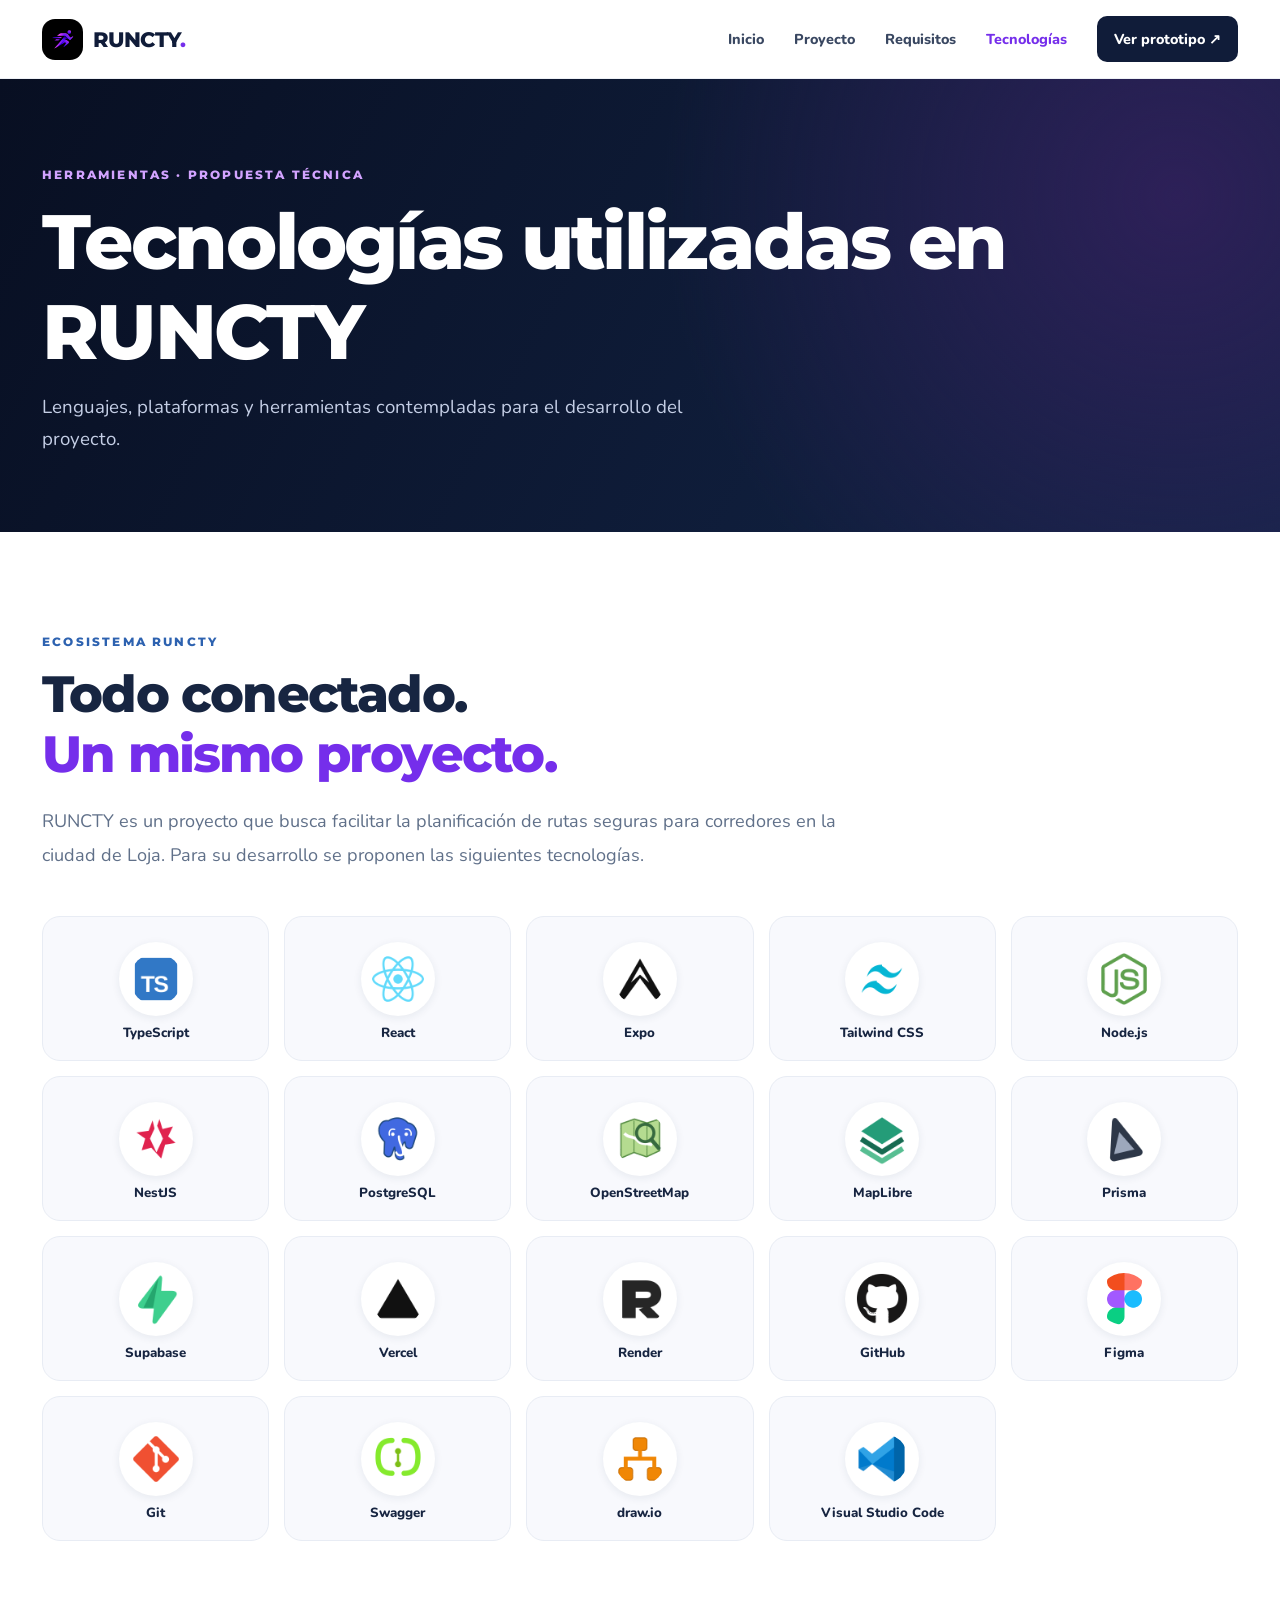
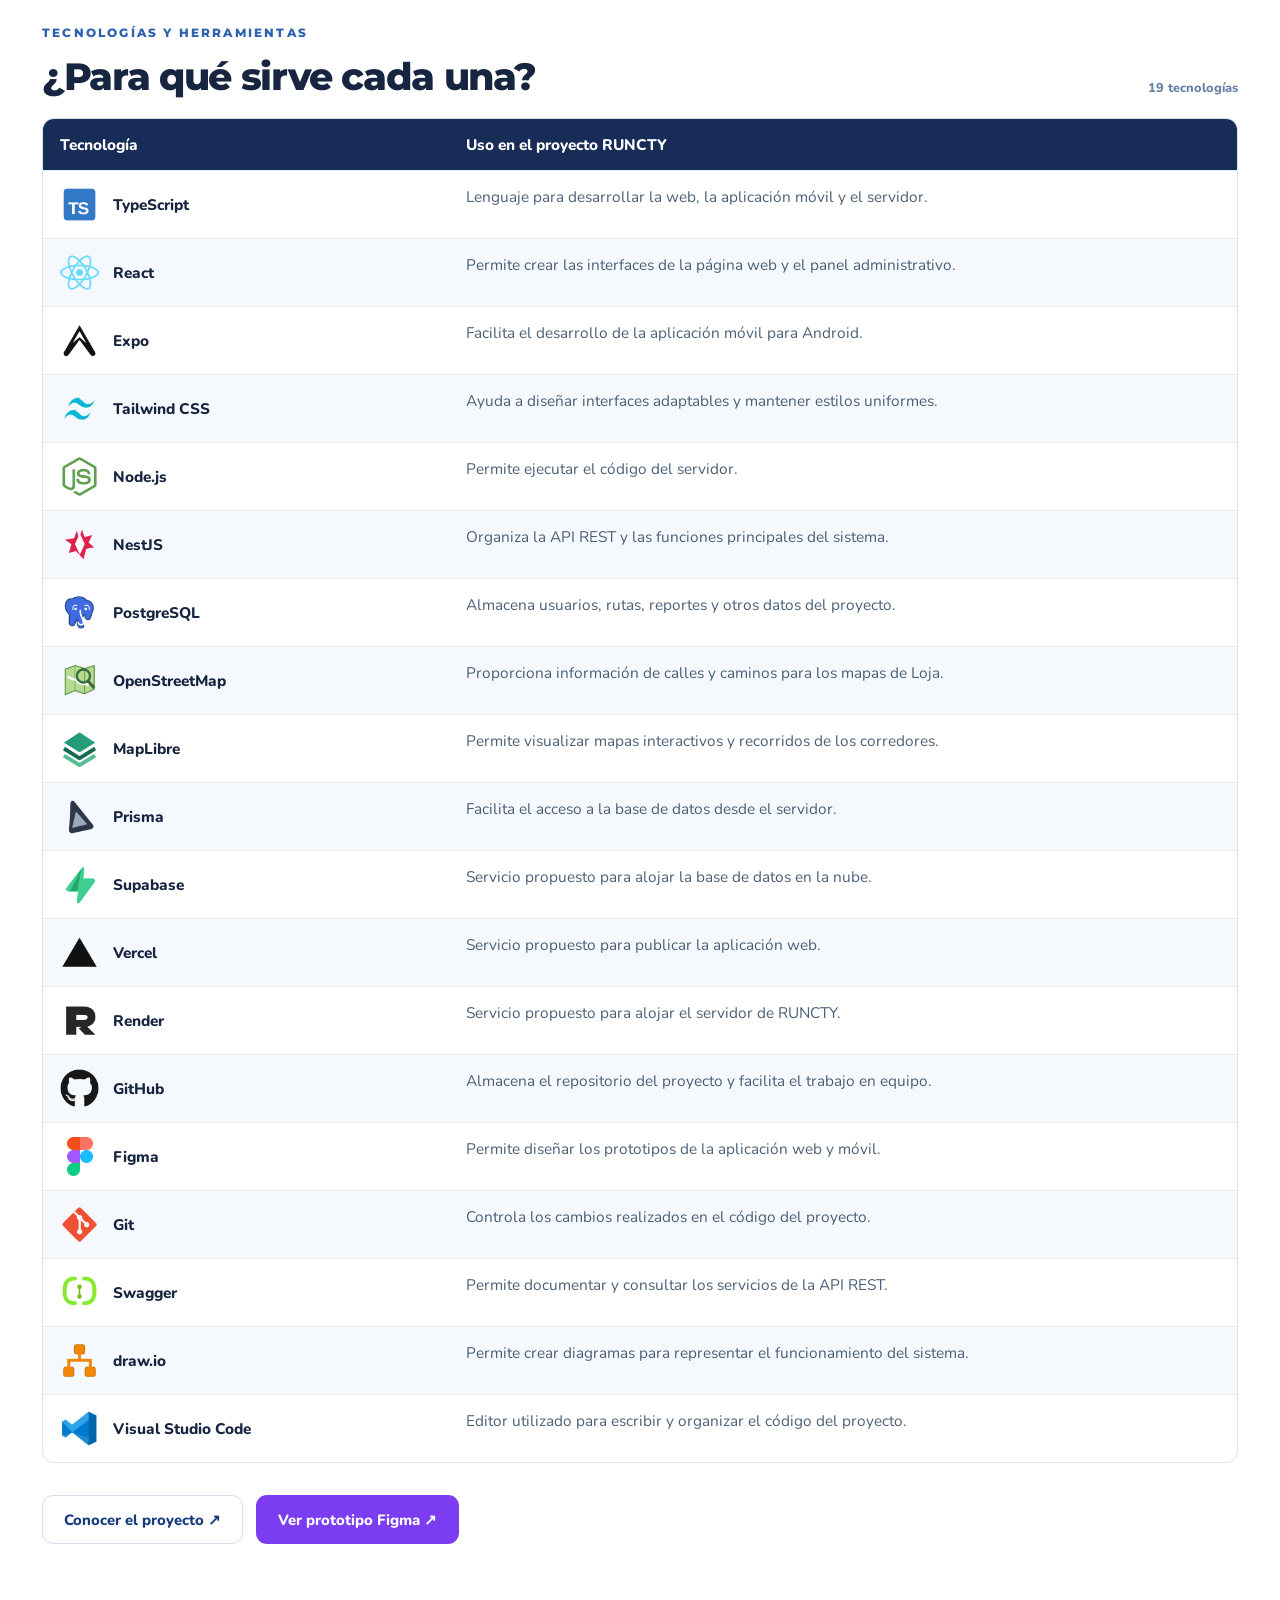
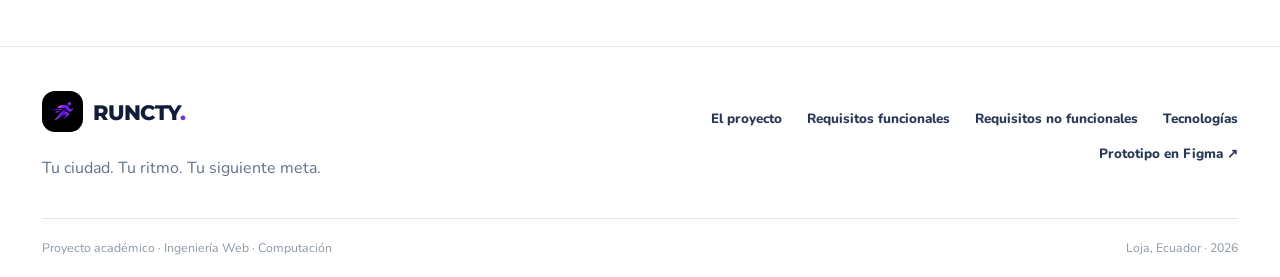
<file: tecnologias.html>
<!DOCTYPE html>
<html lang="es">
<head>
 <meta charset="UTF-8">
 <meta name="viewport" content="width=device-width, initial-scale=1.0">
 <meta name="description" content="RUNCTY, planificación de rutas seguras para corredores en Loja, Ecuador.">
 <title>Tecnologías | RUNCTY</title>
 <link rel="preconnect" href="https://fonts.googleapis.com">
 <link rel="preconnect" href="https://fonts.gstatic.com" crossorigin>
 <link href="https://fonts.googleapis.com/css2?family=Barlow+Condensed:ital,wght@0,600;0,700;0,800;1,700;1,800&family=Montserrat:wght@500;600;700;800&family=Nunito:wght@400;500;600;700;800&display=swap" rel="stylesheet">
 <link rel="stylesheet" href="css/estilos.css">
</head>
<body>
<header class="site-header">
    <div class="envoltura barra">
      <a class="marca" href="index.html" aria-label="RUNCTY, ir al inicio"><span class="marca-imagen"><img src="img/logo_runcty.png" alt="" width="48" height="48"></span><span>RUNCTY<span class="marca-punto">.</span></span></a>
      <nav class="navegacion" aria-label="Navegación principal"><a href="index.html">Inicio</a><a href="proyecto.html">Proyecto</a><a href="requisitos.html">Requisitos</a><a href="tecnologias.html" aria-current="page">Tecnologías</a><a class="nav-figma" href="https://www.figma.com/make/gIfoqALJYSt6hu2ZyHCxu8/Prototipo-RUNCTY-Web-y-M%C3%B3vil?t=76EYvWF3TbzVXDP3-1" target="_blank" rel="noopener noreferrer">Ver prototipo <span aria-hidden="true">↗</span></a></nav>
      <details class="navegacion-movil"><summary>Menú <span aria-hidden="true">☰</span></summary><nav aria-label="Navegación móvil"><a href="index.html">Inicio</a><a href="proyecto.html">Proyecto</a><a href="requisitos.html">Requisitos</a><a href="tecnologias.html" aria-current="page">Tecnologías</a><a href="https://www.figma.com/make/gIfoqALJYSt6hu2ZyHCxu8/Prototipo-RUNCTY-Web-y-M%C3%B3vil?t=76EYvWF3TbzVXDP3-1" target="_blank" rel="noopener noreferrer">Prototipo en Figma ↗</a></nav></details>
    </div>
  </header>
<main><section class="cabecera-pagina cabecera-oscura"><div class="envoltura"><p class="eyebrow">HERRAMIENTAS · PROPUESTA TÉCNICA</p><h1>Tecnologías utilizadas en RUNCTY</h1><p class="cabecera-subtitulo">Lenguajes, plataformas y herramientas contempladas para el desarrollo del proyecto.</p></div></section><section class="seccion"><div class="envoltura"><div class="texto-intro"><p class="eyebrow azul">ECOSISTEMA RUNCTY</p><h2>Todo conectado.<br><span class="acento-violeta">Un mismo proyecto.</span></h2><p>RUNCTY es un proyecto que busca facilitar la planificación de rutas seguras para corredores en la ciudad de Loja. Para su desarrollo se proponen las siguientes tecnologías.</p></div><div class="logos-galeria"><div class="logo-mini"><img src="img/TypeScript.png" alt="Logo de TypeScript" loading="lazy"><span>TypeScript</span></div><div class="logo-mini"><img src="img/React.png" alt="Logo de React" loading="lazy"><span>React</span></div><div class="logo-mini"><img src="img/Expo.png" alt="Logo de Expo" loading="lazy"><span>Expo</span></div><div class="logo-mini"><img src="img/Tailwind_CSS.png" alt="Logo de Tailwind CSS" loading="lazy"><span>Tailwind CSS</span></div><div class="logo-mini"><img src="img/NodeJS.png" alt="Logo de Node.js" loading="lazy"><span>Node.js</span></div><div class="logo-mini"><img src="img/NestJS.png" alt="Logo de NestJS" loading="lazy"><span>NestJS</span></div><div class="logo-mini"><img src="img/PostgreSQL.png" alt="Logo de PostgreSQL" loading="lazy"><span>PostgreSQL</span></div><div class="logo-mini"><img src="img/OpenStreetMap.png" alt="Logo de OpenStreetMap" loading="lazy"><span>OpenStreetMap</span></div><div class="logo-mini"><img src="img/MapLibre.png" alt="Logo de MapLibre" loading="lazy"><span>MapLibre</span></div><div class="logo-mini"><img src="img/Prisma.png" alt="Logo de Prisma" loading="lazy"><span>Prisma</span></div><div class="logo-mini"><img src="img/Supabase.png" alt="Logo de Supabase" loading="lazy"><span>Supabase</span></div><div class="logo-mini"><img src="img/Vercel.png" alt="Logo de Vercel" loading="lazy"><span>Vercel</span></div><div class="logo-mini"><img src="img/Render.png" alt="Logo de Render" loading="lazy"><span>Render</span></div><div class="logo-mini"><img src="img/GitHub.png" alt="Logo de GitHub" loading="lazy"><span>GitHub</span></div><div class="logo-mini"><img src="img/figmalogo.png" alt="Logo de Figma" loading="lazy"><span>Figma</span></div><div class="logo-mini"><img src="img/Git.png" alt="Logo de Git" loading="lazy"><span>Git</span></div><div class="logo-mini"><img src="img/Swagger.png" alt="Logo de Swagger" loading="lazy"><span>Swagger</span></div><div class="logo-mini"><img src="img/DrawIO.png" alt="Logo de draw.io" loading="lazy"><span>draw.io</span></div><div class="logo-mini"><img src="img/Visual_Studio_Code.png" alt="Logo de Visual Studio Code" loading="lazy"><span>Visual Studio Code</span></div></div><div class="tabla-area"><div class="tabla-header"><div><p class="eyebrow azul">TECNOLOGÍAS Y HERRAMIENTAS</p><h2>¿Para qué sirve cada una?</h2></div><span class="contador-tabla">19 tecnologías</span></div><div class="tabla-desplazable"><table class="tabla-requisitos tabla-tecnologias"><thead><tr><th scope="col">Tecnología</th><th scope="col">Uso en el proyecto RUNCTY</th></tr></thead><tbody><tr><th scope="row"><span class="celda-logo"><img src="img/TypeScript.png" alt="" loading="lazy">TypeScript</span></th><td>Lenguaje para desarrollar la web, la aplicación móvil y el servidor.</td></tr><tr><th scope="row"><span class="celda-logo"><img src="img/React.png" alt="" loading="lazy">React</span></th><td>Permite crear las interfaces de la página web y el panel administrativo.</td></tr><tr><th scope="row"><span class="celda-logo"><img src="img/Expo.png" alt="" loading="lazy">Expo</span></th><td>Facilita el desarrollo de la aplicación móvil para Android.</td></tr><tr><th scope="row"><span class="celda-logo"><img src="img/Tailwind_CSS.png" alt="" loading="lazy">Tailwind CSS</span></th><td>Ayuda a diseñar interfaces adaptables y mantener estilos uniformes.</td></tr><tr><th scope="row"><span class="celda-logo"><img src="img/NodeJS.png" alt="" loading="lazy">Node.js</span></th><td>Permite ejecutar el código del servidor.</td></tr><tr><th scope="row"><span class="celda-logo"><img src="img/NestJS.png" alt="" loading="lazy">NestJS</span></th><td>Organiza la API REST y las funciones principales del sistema.</td></tr><tr><th scope="row"><span class="celda-logo"><img src="img/PostgreSQL.png" alt="" loading="lazy">PostgreSQL</span></th><td>Almacena usuarios, rutas, reportes y otros datos del proyecto.</td></tr><tr><th scope="row"><span class="celda-logo"><img src="img/OpenStreetMap.png" alt="" loading="lazy">OpenStreetMap</span></th><td>Proporciona información de calles y caminos para los mapas de Loja.</td></tr><tr><th scope="row"><span class="celda-logo"><img src="img/MapLibre.png" alt="" loading="lazy">MapLibre</span></th><td>Permite visualizar mapas interactivos y recorridos de los corredores.</td></tr><tr><th scope="row"><span class="celda-logo"><img src="img/Prisma.png" alt="" loading="lazy">Prisma</span></th><td>Facilita el acceso a la base de datos desde el servidor.</td></tr><tr><th scope="row"><span class="celda-logo"><img src="img/Supabase.png" alt="" loading="lazy">Supabase</span></th><td>Servicio propuesto para alojar la base de datos en la nube.</td></tr><tr><th scope="row"><span class="celda-logo"><img src="img/Vercel.png" alt="" loading="lazy">Vercel</span></th><td>Servicio propuesto para publicar la aplicación web.</td></tr><tr><th scope="row"><span class="celda-logo"><img src="img/Render.png" alt="" loading="lazy">Render</span></th><td>Servicio propuesto para alojar el servidor de RUNCTY.</td></tr><tr><th scope="row"><span class="celda-logo"><img src="img/GitHub.png" alt="" loading="lazy">GitHub</span></th><td>Almacena el repositorio del proyecto y facilita el trabajo en equipo.</td></tr><tr><th scope="row"><span class="celda-logo"><img src="img/figmalogo.png" alt="" loading="lazy">Figma</span></th><td>Permite diseñar los prototipos de la aplicación web y móvil.</td></tr><tr><th scope="row"><span class="celda-logo"><img src="img/Git.png" alt="" loading="lazy">Git</span></th><td>Controla los cambios realizados en el código del proyecto.</td></tr><tr><th scope="row"><span class="celda-logo"><img src="img/Swagger.png" alt="" loading="lazy">Swagger</span></th><td>Permite documentar y consultar los servicios de la API REST.</td></tr><tr><th scope="row"><span class="celda-logo"><img src="img/DrawIO.png" alt="" loading="lazy">draw.io</span></th><td>Permite crear diagramas para representar el funcionamiento del sistema.</td></tr><tr><th scope="row"><span class="celda-logo"><img src="img/Visual_Studio_Code.png" alt="" loading="lazy">Visual Studio Code</span></th><td>Editor utilizado para escribir y organizar el código del proyecto.</td></tr></tbody></table></div></div><div class="tech-pie"><a class="btn btn-borde" href="proyecto.html">Conocer el proyecto ↗</a><a class="btn btn-violeta" href="https://www.figma.com/make/gIfoqALJYSt6hu2ZyHCxu8/Prototipo-RUNCTY-Web-y-M%C3%B3vil?t=76EYvWF3TbzVXDP3-1" target="_blank" rel="noopener noreferrer">Ver prototipo Figma ↗</a></div></div></section></main>
<footer class="pie"><div class="envoltura pie-grid"><div><a class="marca marca-pie" href="index.html"><span class="marca-imagen"><img src="img/logo_runcty.png" width="48" height="48" alt=""></span><span>RUNCTY<span class="marca-punto">.</span></span></a><p>Tu ciudad. Tu ritmo. Tu siguiente meta.</p></div><div class="pie-links"><a href="proyecto.html">El proyecto</a><a href="requisitos-funcionales.html">Requisitos funcionales</a><a href="requisitos-no-funcionales.html">Requisitos no funcionales</a><a href="tecnologias.html">Tecnologías</a><a href="https://www.figma.com/make/gIfoqALJYSt6hu2ZyHCxu8/Prototipo-RUNCTY-Web-y-M%C3%B3vil?t=76EYvWF3TbzVXDP3-1" target="_blank" rel="noopener noreferrer">Prototipo en Figma ↗</a></div></div><div class="envoltura pie-final"><span>Proyecto académico · Ingeniería Web · Computación</span><span>Loja, Ecuador · 2026</span></div></footer>
</body>
</html>
</file>
<file: css/estilos.css>
:root {
  --azul-noche: #070c1a;
  --azul-profundo: #101c39;
  --azul: #163c7c;
  --azul-claro: #e9f0ff;
  --blanco: #ffffff;
  --crema: #f7f9fc;
  --amarillo: #ffd66a;
  --violeta: #b176fa;
  --violeta-oscuro: #752eeb;
  --texto: #172541;
  --secundario: #607089;
  --linea: #e1e7f0;
  --radio: 22px;
  --sombra: 0 20px 55px rgba(15, 33, 66, 0.07);
}

* { box-sizing: border-box; }
html { scroll-behavior: smooth; scroll-padding-top: 110px; }
body { margin: 0; color: var(--texto); background: var(--blanco); font-family: 'Nunito', Arial, sans-serif; font-size: 16px; line-height: 1.7; -webkit-font-smoothing: antialiased; }
a { color: inherit; text-decoration: none; }
img { max-width: 100%; height: auto; }
button, input, textarea { font: inherit; }
:focus-visible { outline: 3px solid var(--violeta); outline-offset: 4px; }
.envoltura { width: min(1220px, calc(100% - 84px)); margin-inline: auto; }
.seccion { padding: 102px 0; }
h1,h2,h3,h4,p { margin-top: 0; }
h1,h2,h3,h4 { font-family: 'Montserrat', 'Nunito', sans-serif; line-height: 1.17; letter-spacing: -.035em; }
h2 { font-size: clamp(2rem, 4vw, 3.7rem); font-weight: 800; }
h3 { font-size: 1.45rem; }
.eyebrow { display: flex; align-items: center; gap: 10px; text-transform: uppercase; font-size: .72rem; font-family: 'Montserrat', sans-serif; font-weight: 800; letter-spacing: .19em; line-height: 1.55; }
.eyebrow.azul { color: #2d62b0; }
.eyebrow.violeta { color: #8b51d9; }
.acento-violeta { color: var(--violeta-oscuro); }
.resaltado-amarillo { background: linear-gradient(transparent 71%, var(--amarillo) 71%); }

.site-header { background: rgba(255,255,255,.98); border-bottom: 1px solid #edf0f5; position: sticky; top: 0; z-index: 30; }
.barra { display: flex; align-items: center; justify-content: space-between; min-height: 78px; gap: 30px; }
.marca { display: inline-flex; align-items: center; gap: 10px; white-space: nowrap; font-family: 'Montserrat',sans-serif; font-size: 1.33rem; font-weight: 800; letter-spacing: -.04em; color: var(--azul-profundo); }
.marca-imagen { display: flex; align-items: center; justify-content: center; width: 41px; height: 41px; overflow: hidden; border-radius: 13px; background: #090a13; }
.marca-imagen img { width: 100%; height: 100%; object-fit: cover; }
.marca-punto { color: var(--violeta-oscuro); }
.navegacion { display: flex; align-items: center; gap: clamp(16px, 2.35vw, 30px); }
.navegacion a { font-family: 'Nunito',sans-serif; font-size: .9rem; font-weight: 800; color: #394761; transition: color .2s ease; }
.navegacion a:hover, .navegacion a[aria-current="page"] { color: var(--violeta-oscuro); }
.navegacion .nav-figma { color: #fff; background: var(--azul-profundo); padding: 11px 17px; border-radius: 10px; }
.navegacion .nav-figma:hover { background: var(--violeta-oscuro); color: #fff; }
.navegacion-movil { display: none; position: relative; }
.navegacion-movil summary { cursor: pointer; list-style: none; padding: 9px 14px; font-weight: 800; border: 1px solid var(--linea); border-radius: 9px; }
.navegacion-movil summary::-webkit-details-marker { display: none; }
.navegacion-movil nav { position: absolute; top: 49px; right: 0; z-index: 35; width: min(290px, 83vw); display: grid; gap: 0; padding: 12px; border: 1px solid var(--linea); border-radius: 16px; box-shadow: var(--sombra); background: white; }
.navegacion-movil nav a { padding: 10px 14px; font-weight: 800; border-radius: 8px; }
.navegacion-movil nav a:hover { background: var(--azul-claro); }

.hero { position: relative; min-height: 725px; overflow: hidden; background: radial-gradient(ellipse 62% 75% at 89% 38%, #1a1840 0%, rgba(12,18,40,.3) 60%, transparent 85%), linear-gradient(120deg, #070b18 0%, #0a0f1f 59%, #111029 100%); color: white; isolation: isolate; }
.hero::before { content: ''; position: absolute; inset: 0; z-index: -1; background: linear-gradient(90deg, transparent 49%, rgba(78,80,143,.12) 50%, transparent 50.2%), repeating-linear-gradient(0deg, transparent 0 105px, rgba(255,255,255,.018) 106px, transparent 107px); }
.hero-glow { position: absolute; border-radius: 50%; filter: blur(64px); pointer-events: none; opacity: .55; }
.hero-red { width: 290px; height: 290px; background: #6f2f61; right: -100px; top: -155px; }
.hero-violet { width: 310px; height: 310px; background: #48296e; right: 17%; bottom: -220px; }
.hero-inner { display: grid; grid-template-columns: minmax(0, 1.19fr) minmax(0, .81fr); gap: 24px; position: relative; min-height: 643px; align-items: center; }
.hero-copy { position: relative; z-index: 4; padding: 63px 0; }
.hero-kicker { color: #caa6ff; font-size: .69rem; margin-bottom: 31px; letter-spacing: .21em; }
.linea-acento { width: 35px; height: 1px; background: #b478ff; }
.hero h1 { font-family: 'Barlow Condensed',Impact,sans-serif; font-weight: 800; letter-spacing: -.008em; font-size: clamp(3.75rem, 5vw, 5.55rem); line-height: .82; font-style: italic; margin-bottom: 32px; text-transform: uppercase; white-space: nowrap; }
.hero h1 em { display: inline-block; color: var(--violeta); font-style: italic; }
.hero-desc { max-width: 530px; font-size: 1.07rem; line-height: 1.87; color: #cbd3e5; margin-bottom: 28px; }
.acciones { display: flex; align-items: center; gap: 13px; flex-wrap: wrap; }
.btn { display: inline-flex; align-items: center; justify-content: center; gap: 18px; min-height: 49px; padding: 12px 21px; border-radius: 11px; font-weight: 800; line-height: 1.35; border: 1px solid transparent; font-size: .93rem; transition: transform .2s ease, background .2s ease, border-color .2s ease; }
.btn:hover { transform: translateY(-3px); }
.btn-violeta { color: #fff; background: #7c3cf1; }
.btn-violeta:hover { background: #9653ff; }
.btn-transparente { color: #fff; border-color: #566078; background: rgba(255,255,255,.04); }
.btn-transparente:hover { border-color: #b987f7; background: rgba(255,255,255,.09); }
.btn-amarillo { color: #142442; background: var(--amarillo); }
.btn-amarillo:hover { background: #ffe4a1; }
.btn-borde { border-color: #d4deec; color: var(--azul); background: white; }
.btn-borde:hover { border-color: var(--violeta); }
.hero-sub { display: flex; flex-wrap: wrap; gap: 23px; margin-top: 44px; color: #8c97b3; font-size: .63rem; font-family: 'Montserrat',sans-serif; font-weight: 800; letter-spacing: .12em; }
.hero-visual { position: relative; align-self: stretch; min-width: 0; display: grid; place-items: center; }
.hero-visual::before { content:''; width: 82%; aspect-ratio: 1; position: absolute; border-radius: 50%; background: radial-gradient(circle, #39215e 0, #1a1634 35%, rgba(18,22,47,.28) 63%, transparent 70%); }
.anillo { border: 1px solid rgba(186,140,244,.24); border-radius: 50%; position: absolute; aspect-ratio: 1; }
.anillo-uno { width: 88%; transform: rotate(-15deg); }
.anillo-dos { width: 108%; border-color: rgba(244,199,102,.11); }
.logo-grande { position: relative; width: min(72%, 405px); aspect-ratio: 1; border: 1px solid rgba(220,204,255,.18); background: #080910; padding: 13px; border-radius: 50%; box-shadow: 0 30px 95px rgba(0,0,0,.45), 0 0 75px rgba(126,53,210,.18); }
.logo-grande img { display:block; width:100%; height:100%; border-radius:50%; object-fit:cover; }
.hero-etiqueta { position: absolute; right: 0; top: 21%; background: rgba(17,25,46,.95); border: 1px solid #37324e; border-radius: 9px; padding: 12px 17px; color: #d2b3ff; font-family: 'Montserrat',sans-serif; font-size: .63rem; font-weight: 800; letter-spacing: .12em; }
.hero-etiqueta span { color: #78819e; padding-inline: 4px; }
.hero-etiqueta .punto-violeta { display:inline-block; padding:0; background: var(--violeta); width:6px; height:6px; border-radius:50%; margin-left:10px; }
.hero-detail { position:absolute; right:4%; bottom:21%; font: italic 800 1.5rem/1.1 'Barlow Condensed',sans-serif; letter-spacing: .045em; border-left:2px solid var(--violeta); padding-left:16px; color:#fff; }
.hero-detail strong { color: #c79afe; }
.hero-bottom { display:flex; justify-content:space-between; gap:20px; position:relative; z-index:2; padding:22px 0; border-top:1px solid rgba(255,255,255,.12); color:#8c98b3; font-family: 'Montserrat',sans-serif; letter-spacing:.16em; font-size:.65rem; font-weight:700; }

.manifiesto { background:#fff; }
.manifiesto-grid { display:grid; grid-template-columns:1.12fr .88fr; align-items:center; gap:100px; }
.manifiesto h2 { margin:14px 0 0; color:var(--azul-profundo); }
.manifiesto-aside p { font-size:1.13rem; line-height:1.9; color:#4c5b72; margin-bottom:22px; }
.enlace-flecha { display:inline-flex; align-items:center; gap:15px; font-weight:800; color:var(--azul); border-bottom:1px solid #a4b5d4; padding-bottom:6px; }
.enlace-flecha:hover { color:var(--violeta-oscuro); border-color:var(--violeta-oscuro); }
.intro-seccion { display:flex; align-items:end; justify-content:space-between; gap:65px; margin-bottom:42px; }
.intro-seccion h2 { margin-bottom:0; }
.intro-seccion > p { max-width:340px; color:var(--secundario); line-height:1.8; margin-bottom:2px; }
.experiencias { background:#f5f7fc; }
.tarjetas-exp { display:grid; grid-template-columns:repeat(2,minmax(0,1fr)); gap:22px; }
.tarjeta-exp { min-height:355px; border-radius:24px; padding:39px; position:relative; overflow:hidden; isolation:isolate; box-shadow:var(--sombra); }
.tarjeta-exp .indice { font-size:.72rem; letter-spacing:.17em; font-family:'Montserrat',sans-serif; font-weight:800; }
.tarjeta-exp h3 { font-size:2rem; margin-top:70px; margin-bottom:13px; position:relative; z-index:2; }
.tarjeta-exp p { line-height:1.75; max-width:370px; position:relative; z-index:2; }
.tarjeta-exp a { font-weight:800; position:relative; z-index:2; border-bottom:1px solid currentColor; }
.tarjeta-azul { color:#fff; background:linear-gradient(135deg,#0d1b3a 0%,#182e59 100%); }
.tarjeta-azul p { color:#c1cee7; }
.tarjeta-azul .indice { color:var(--amarillo); }
.tarjeta-clara { color:#142649; background:#fff; border:1px solid #e7eaf1; }
.tarjeta-clara p { color:#66748b; }
.tarjeta-clara .indice { color:var(--violeta-oscuro); }
.simbolo-tarjeta { position:absolute; top:27px; right:35px; width:59px; height:59px; border-radius:17px; display:grid; place-items:center; background:rgba(255,255,255,.1); color:var(--amarillo); font-size:2rem; font-weight:700; }
.simbolo-circular { background:#f1e8ff; color:var(--violeta-oscuro); }
.tarjeta-deco { position:absolute; width:280px; height:280px; border:35px solid; border-radius:50%; top:84px; right:-100px; opacity:.12; z-index:-1; }
.deco-amarillo { border-color:var(--amarillo); }
.deco-violeta { border-color:var(--violeta-oscuro); }
.compromiso { background:#fff; }
.ventajas-grid { display:grid; grid-template-columns:repeat(3,minmax(0,1fr)); gap:20px; }
.ventaja { padding:29px 30px 26px; border:1px solid var(--linea); border-top:4px solid var(--azul); border-radius:16px; background:#fff; }
.ventaja:nth-child(2) { border-top-color:var(--amarillo); }
.ventaja:nth-child(3) { border-top-color:var(--violeta); }
.ventaja-num { display:inline-grid; place-items:center; width:44px; height:44px; border-radius:50%; background:#ebf1fa; color:#315ba1; font-family:'Montserrat',sans-serif; font-size:.79rem; font-weight:800; }
.ventaja h3 { margin-top:24px; margin-bottom:13px; }
.ventaja p { color:var(--secundario); margin-bottom:0; }
.documentos { background:#f6f8fc; }
.documentos-grid { display:grid; grid-template-columns:repeat(3,minmax(0,1fr)); gap:18px; }
.doc-tarjeta { display:flex; flex-direction:column; min-height:280px; padding:28px; position:relative; border-radius:22px; background:#17264e; color:#fff; transition:transform .2s ease, box-shadow .2s ease; }
.doc-tarjeta:hover { transform:translateY(-7px); box-shadow:0 18px 40px rgba(18,32,78,.15); }
.doc-tarjeta .doc-codigo { display:inline-grid; width:52px; height:52px; place-items:center; border:1px solid rgba(255,255,255,.32); border-radius:14px; font-family:'Montserrat',sans-serif; font-weight:800; }
.doc-tarjeta .doc-num { position:absolute; top:44px; right:28px; font-size:.72rem; font-weight:800; color:#b6b9e5; }
.doc-tarjeta h3 { margin-top:auto; margin-bottom:10px; font-size:1.62rem; }
.doc-tarjeta p { font-size:.93rem; max-width:260px; color:#c9d1e8; margin:0; }
.doc-arrow { position:absolute; right:29px; bottom:31px; font-size:1.6rem; }
.doc-tarjeta-yellow { background:var(--amarillo); color:#162440; }
.doc-tarjeta-yellow .doc-codigo { border-color:#8b754c; }
.doc-tarjeta-yellow .doc-num, .doc-tarjeta-yellow p { color:#5d563c; }
.doc-tarjeta-soft { background:#e5eafa; color:#233e72; }
.doc-tarjeta-soft .doc-codigo { border-color:#a9b4d1; }
.doc-tarjeta-soft .doc-num, .doc-tarjeta-soft p { color:#62728d; }
.stack-preview { background:white; }
.stack-box { min-height:415px; padding:50px 65px; border-radius:27px; background:linear-gradient(130deg,#112448,#132f62); color:#fff; display:grid; grid-template-columns:1fr .95fr; align-items:center; gap:28px; overflow:hidden; position:relative; }
.stack-copy { position:relative; z-index:2; }
.stack-box .eyebrow { color:#ffd66a; }
.stack-box h2 { margin:14px 0 20px; font-size:clamp(2.3rem,3.7vw,3.6rem); }
.stack-box h2 em { font-style:normal; color:#b7a2f7; }
.stack-box p:not(.eyebrow) { color:#c7d5ef; max-width:490px; }
.stack-box .btn { margin-top:11px; }
.stack-logos { height:310px; position:relative; }
.orb { width:108px; height:108px; border-radius:50%; display:grid; place-items:center; background:#fff; border:5px solid rgba(255,255,255,.15); box-shadow:0 13px 42px rgba(0,0,0,.19); position:absolute; overflow:hidden; }
.orb img { width:80%; height:80%; object-fit:contain; }
.orb-a { left:7%; top:10%; width:136px; height:136px; }
.orb-b { right:16%; top:4%; }
.orb-c { left:44%; top:40%; width:93px; height:93px; }
.orb-d { left:9%; bottom:0; width:97px; height:97px; }
.orb-e { right:7%; bottom:1%; width:130px; height:130px; }
.llamada { padding:90px 0; background:#090f22; color:#fff; text-align:center; position:relative; overflow:hidden; }
.llamada::before { content:''; position:absolute; width:480px; height:480px; border:1px solid rgba(184,145,245,.23); border-radius:50%; right:-165px; top:-180px; }
.llamada .eyebrow { justify-content:center; color:var(--amarillo); }
.llamada h2 { margin:12px 0 17px; font-family:'Barlow Condensed',Impact,sans-serif; font-size:clamp(3.7rem,7vw,6rem); font-style:italic; font-weight:800; line-height:.9; }
.llamada h2 em { color:var(--violeta); }
.llamada p:not(.eyebrow) { color:#cbd3e5; }
.llamada .btn { margin-top:17px; }

.pie { background:#fff; color:#263856; border-top:1px solid #e5eaf2; padding:44px 0 18px; }
.pie-grid { display:flex; justify-content:space-between; gap:45px; }
.pie-grid p { margin:13px 0 0; color:#61728c; }
.pie-links { display:flex; max-width:530px; flex-wrap:wrap; gap:12px 25px; align-content:center; justify-content:flex-end; }
.pie-links a { font-weight:800; font-size:.84rem; }
.pie-links a:hover { color:var(--violeta-oscuro); }
.pie-final { display:flex; gap:20px; justify-content:space-between; border-top:1px solid var(--linea); padding-top:19px; margin-top:36px; color:#8b98a9; font-size:.77rem; }

.cabecera-pagina { background:#eef2fa; padding:88px 0 76px; }
.cabecera-pagina .eyebrow { color:var(--violeta-oscuro); }
.cabecera-pagina h1 { font-weight:800; font-size:clamp(2.7rem,6vw,5.7rem); max-width:1100px; margin:12px 0 14px; }
.cabecera-subtitulo { max-width:700px; font-size:1.17rem; line-height:1.75; color:#56647c; margin-bottom:0; }
.cabecera-oscura { background:radial-gradient(circle at 92% 26%, #2d2058 0%,transparent 42%),linear-gradient(118deg,#080f22,#132548); color:#fff; }
.cabecera-oscura .eyebrow { color:#d2a3ff; }
.cabecera-oscura .cabecera-subtitulo { color:#c4cee5; }
.docs-content { background:#f7f9fd; }
.docs-layout { display:grid; grid-template-columns:230px minmax(0,1fr); align-items:start; gap:35px; }
.docs-sidebar { position:sticky; top:100px; padding:24px 19px; border:1px solid var(--linea); border-radius:16px; background:#fff; display:flex; flex-direction:column; gap:6px; }
.docs-sidebar .eyebrow { color:#667997; font-size:.61rem; margin-bottom:15px; }
.docs-sidebar a { font-size:.87rem; font-weight:800; padding:7px 9px; border-radius:7px; }
.docs-sidebar a:hover { background:#eaeffa; color:var(--azul); }
.aside-logo { margin-top:18px; border-top:1px solid var(--linea); padding-top:15px; text-align:center; }
.aside-logo img { max-height:70px; width:auto; }
.texto-documento { min-width:0; background:white; padding:clamp(24px,4vw,53px); border:1px solid #e3eaf3; border-radius:20px; box-shadow:var(--sombra); }
.texto-documento h1 { font-size:1.9rem; }
.texto-documento h2 { font-size:clamp(1.65rem,3vw,2.25rem); color:#1a3365; margin:46px 0 22px; padding-bottom:14px; border-bottom:1px solid #e2eaf5; }
.texto-documento h2:first-child { margin-top:0; }
.texto-documento h3 { color:#2a457c; font-size:1.3rem; margin:31px 0 15px; }
.texto-documento h4 { color:#4d3d82; font-size:1.05rem; margin:21px 0 12px; }
.texto-documento p { color:#48566d; line-height:1.85; margin-bottom:17px; }
.texto-documento ul { padding-left:24px; margin:0 0 26px; }
.texto-documento li { padding-left:5px; color:#48566d; margin-bottom:9px; }
.texto-documento li p { margin-bottom:0; }
.texto-documento h2, .texto-documento h3, .texto-documento h4 { scroll-margin-top:115px; }
.tabla-desplazable { overflow-x:auto; border:1px solid #dce4ef; border-radius:12px; margin:18px 0 32px; background:white; }
.tabla-requisitos { border-collapse:collapse; width:100%; min-width:650px; font-size:.87rem; line-height:1.55; }
.tabla-requisitos thead { background:#172c56; color:white; }
.tabla-requisitos th, .tabla-requisitos td { padding:14px 17px; text-align:left; vertical-align:top; border-bottom:1px solid #e4eaf2; }
.tabla-requisitos tbody tr:nth-child(even) { background:#f5f8fd; }
.tabla-requisitos tbody tr:hover { background:#f0edff; }
.tabla-requisitos th { font-weight:800; }
.tabla-requisitos tbody tr:last-child > * { border-bottom:none; }
.texto-requisitos { max-width:1220px; }
.texto-requisitos h2 { display:none; }
.accesos-req { display:flex; flex-wrap:wrap; gap:13px; justify-content:flex-end; margin-bottom:18px; }
.accesos-req a { border:1px solid #dce4f1; background:#fff; color:#244675; border-radius:9px; font-size:.88rem; font-weight:800; padding:9px 13px; }
.accesos-req a:hover { border-color:#9150e5; }
.volver { margin-top:30px; }
.ficha-datos { display:grid; grid-template-columns:repeat(3,minmax(0,1fr)); gap:8px; padding:18px; background:#f4f6fc; border-radius:12px; }
.ficha-datos>div { padding:13px; }
.ficha-datos span { color:#738096; text-transform:uppercase; font-family:'Montserrat',sans-serif; letter-spacing:.12em; font-size:.65rem; font-weight:800; display:block; }
.ficha-datos strong { color:#25385d; font-size:.85rem; line-height:1.5; }
.superficie-clara { background:#f6f8fc; }
.editorial-bloque { display:grid; grid-template-columns:.75fr 1.25fr; gap:90px; align-items:center; }
.editorial-bloque h2 { margin:12px 0 19px; }
.editorial-bloque p:not(.eyebrow) { color:#5e6c83; max-width:560px; font-size:1.08rem; line-height:1.9; }
.editorial-logo { text-align:center; }
.editorial-logo>span { display:block; margin-top:18px; font-family:'Montserrat',sans-serif; font-weight:800; color:#8491a8; font-size:.68rem; letter-spacing:.2em; }
.editorial-anillo { max-width:310px; padding:16px; margin-inline:auto; aspect-ratio:1; background:#0a0b14; border-radius:50%; box-shadow:0 0 0 17px #f1ebff,0 16px 43px rgba(30,26,64,.15); }
.editorial-anillo img { width:100%; height:100%; border-radius:50%; object-fit:cover; }
.texto-proyecto { max-width:1090px; margin:auto; }
.texto-intro { max-width:800px; margin-bottom:44px; }
.texto-intro h2 { margin:12px 0 20px; }
.texto-intro>p:last-child { color:var(--secundario); font-size:1.13rem; line-height:1.9; }
.logos-galeria { display:grid; grid-template-columns:repeat(5,minmax(0,1fr)); gap:15px; margin-bottom:84px; }
.logo-mini { text-align:center; border-radius:18px; min-height:145px; padding:18px 9px 11px; display:flex; flex-direction:column; align-items:center; justify-content:center; gap:9px; background:#f8f9fd; border:1px solid #e8ecf4; transition:transform .2s ease, box-shadow .2s ease; }
.logo-mini:hover { transform:translateY(-4px); box-shadow:var(--sombra); }
.logo-mini img { width:74px; height:74px; padding:11px; object-fit:contain; background:white; border-radius:50%; box-shadow:0 2px 8px rgba(25,46,79,.08); }
.logo-mini span { font-size:.83rem; font-weight:800; line-height:1.3; }
.tabla-area { margin-top:10px; }
.tabla-header { display:flex; justify-content:space-between; align-items:end; gap:25px; margin-bottom:18px; }
.tabla-header h2 { font-size:clamp(1.7rem,3vw,2.6rem); margin:10px 0 0; }
.contador-tabla { color:#6681a6; font-size:.8rem; font-weight:800; white-space:nowrap; }
.tabla-tecnologias { font-size:.96rem; min-width:570px; }
.tabla-tecnologias th:first-child { width:34%; }
.tabla-tecnologias td { color:#4b6078; }
.celda-logo { display:flex; gap:14px; align-items:center; }
.celda-logo img { width:39px; height:39px; object-fit:contain; flex:none; }
.tech-pie { display:flex; flex-wrap:wrap; gap:13px; margin-top:27px; }

@media (max-width: 1080px) {
  .envoltura { width:min(100% - 54px, 1220px); }
  .hero h1 { font-size:clamp(4.2rem,6.5vw,6.2rem); }
  .hero-inner { grid-template-columns:1.05fr .95fr; }
  .hero-etiqueta { right:-5%; }
  .manifiesto-grid { gap:45px; }
  .stack-box { padding:40px; }
  .docs-layout { grid-template-columns:190px minmax(0,1fr); gap:20px; }
}
@media (max-width: 800px) {
  .navegacion { display:none; }
  .navegacion-movil { display:block; }
  .seccion { padding:75px 0; }
  .hero-inner { grid-template-columns:1fr; gap:0; padding-top:15px; }
  .hero-copy { padding:50px 0 10px; }
  .hero h1 { font-size:clamp(4.3rem,11vw,7.8rem); }
  .hero-visual { height:360px; }
  .logo-grande { width:235px; }
  .anillo-uno { width:320px; }
  .anillo-dos { width:390px; }
  .hero-etiqueta { right:10%; top:12%; }
  .hero-detail { right:10%; bottom:10%; }
  .hero-bottom { padding:16px 0; }
  .manifiesto-grid,.editorial-bloque { grid-template-columns:1fr; gap:27px; }
  .intro-seccion { display:block; }
  .intro-seccion>p { margin-top:18px; max-width:600px; }
  .ventajas-grid { grid-template-columns:1fr; }
  .documentos-grid { grid-template-columns:repeat(2,1fr); }
  .stack-box { grid-template-columns:1fr; }
  .stack-logos { height:275px; }
  .docs-layout { grid-template-columns:1fr; }
  .docs-sidebar { position:static; display:none; }
  .logos-galeria { grid-template-columns:repeat(4,1fr); }
}
@media (max-width: 620px) {
  .envoltura { width:calc(100% - 34px); }
  .barra { min-height:69px; }
  .marca { font-size:1.19rem; }
  .hero { min-height:auto; }
  .hero-copy { padding:46px 0 10px; }
  .hero-kicker { font-size:.58rem; letter-spacing:.12em; }
  .hero h1 { font-size:clamp(3.3rem,11.5vw,5.4rem); white-space:normal; line-height:.89; margin-bottom:24px; }
  .hero-desc { font-size:.95rem; margin-bottom:24px; }
  .acciones { align-items:stretch; }
  .acciones .btn { min-height:47px; }
  .hero-sub { gap:12px; font-size:.54rem; margin-top:29px; }
  .hero-visual { height:310px; }
  .logo-grande { width:205px; }
  .anillo-uno { width:280px; }
  .anillo-dos { width:350px; }
  .hero-etiqueta { top:12%; right:0; font-size:.5rem; padding:9px 11px; }
  .hero-detail { right:0; bottom:12%; font-size:1.2rem; }
  .hero-bottom { font-size:.5rem; letter-spacing:.08em; }
  .seccion { padding:65px 0; }
  h2 { font-size:clamp(2rem,8vw,3rem); }
  .intro-seccion { margin-bottom:29px; }
  .tarjetas-exp,.documentos-grid { grid-template-columns:1fr; }
  .tarjeta-exp { padding:27px; min-height:310px; }
  .tarjeta-exp h3 { margin-top:62px; }
  .doc-tarjeta { min-height:235px; }
  .stack-box { padding:32px 25px; }
  .stack-logos { height:235px; }
  .orb-a { width:100px; height:100px; }
  .orb-b { width:90px; height:90px; }
  .orb-c { width:72px; height:72px; }
  .orb-d { width:80px; height:80px; }
  .orb-e { width:105px; height:105px; }
  .pie-grid,.pie-final { flex-direction:column; align-items:flex-start; }
  .pie-links { justify-content:flex-start; }
  .pie-final { gap:6px; }
  .cabecera-pagina { padding:65px 0; }
  .cabecera-pagina h1 { font-size:clamp(2.1rem,10vw,3.5rem); }
  .cabecera-subtitulo { font-size:1rem; }
  .texto-documento { padding:19px; }
  .ficha-datos { grid-template-columns:1fr 1fr; gap:2px; padding:7px; }
  .ficha-datos>div { padding:10px; }
  .texto-documento h2 { font-size:1.5rem; }
  .logos-galeria { grid-template-columns:repeat(3,1fr); gap:9px; }
  .logo-mini { min-height:119px; padding:12px 5px; }
  .logo-mini img { width:60px; height:60px; }
  .logo-mini span { font-size:.7rem; }
  .tabla-header { flex-wrap:wrap; }
}
@media (prefers-reduced-motion: reduce) {
  html { scroll-behavior:auto; }
  *,*::before,*::after { transition:none !important; }
}
</file>
